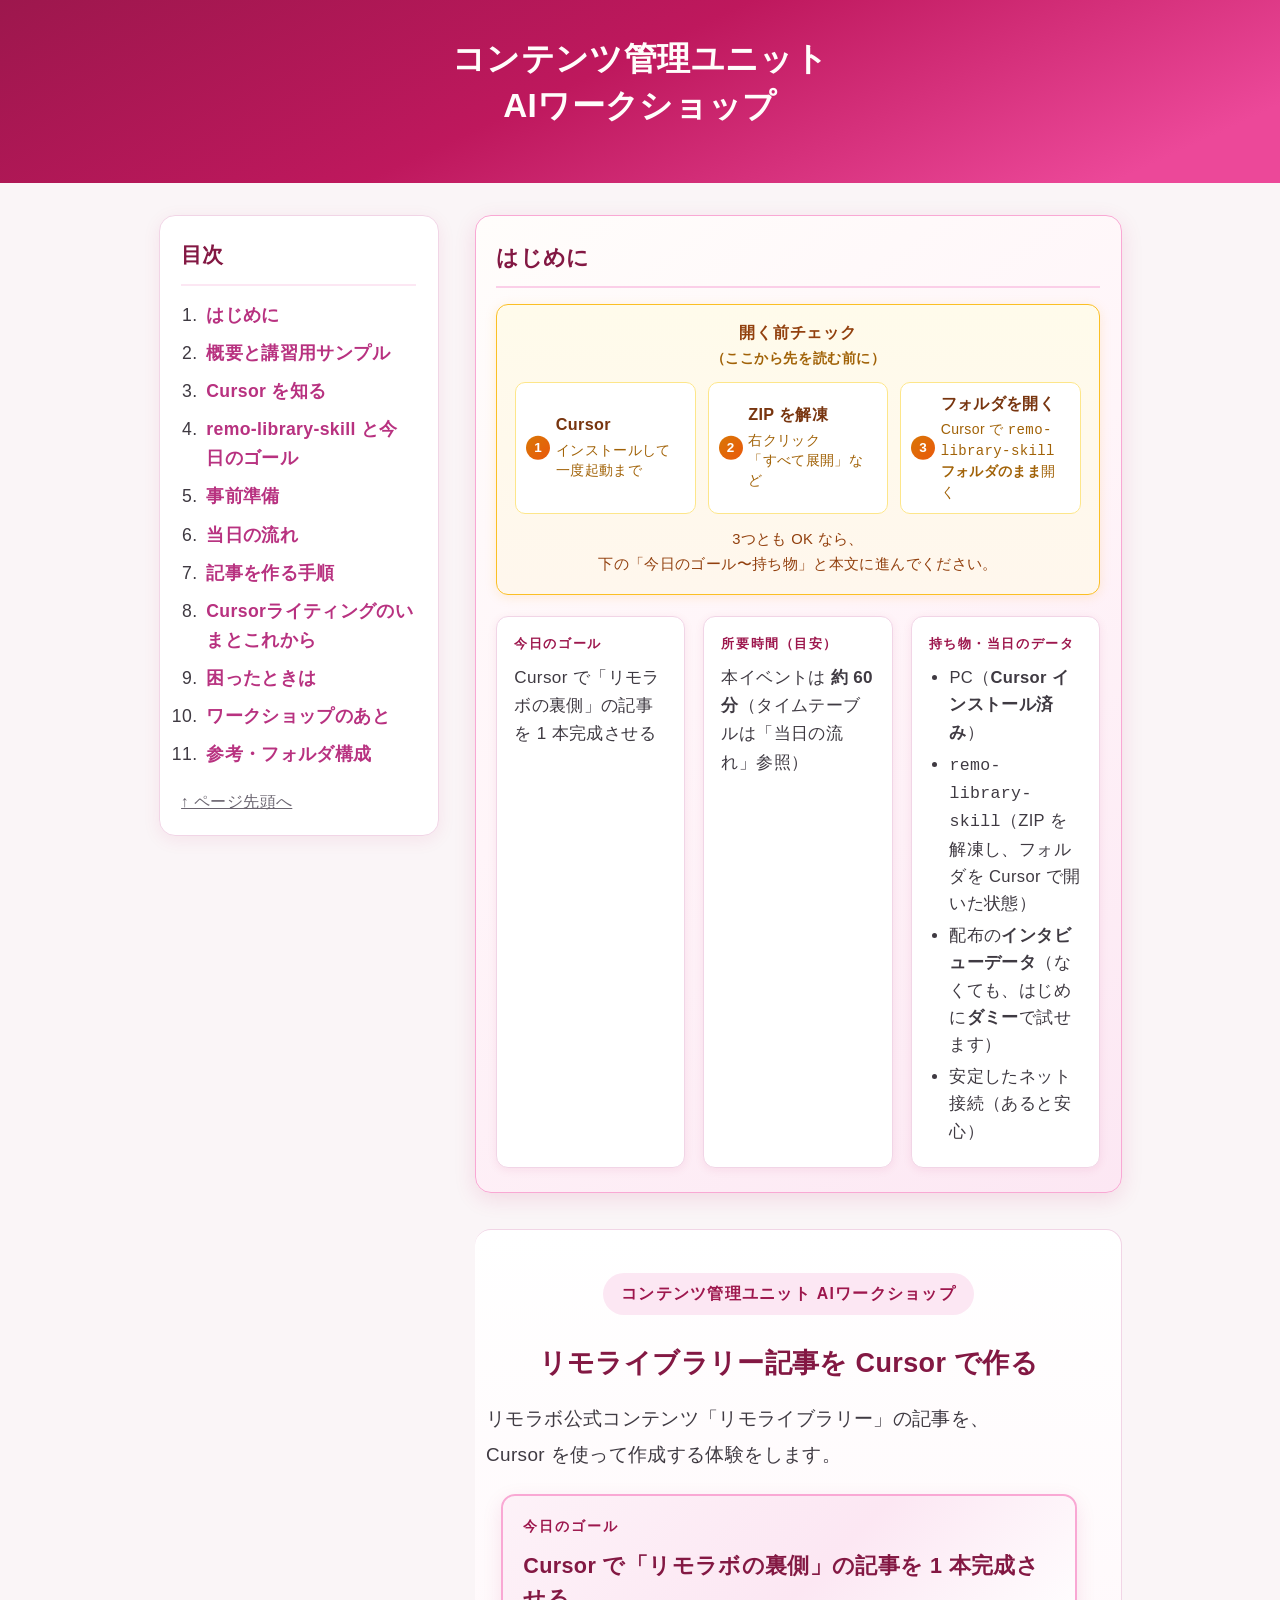
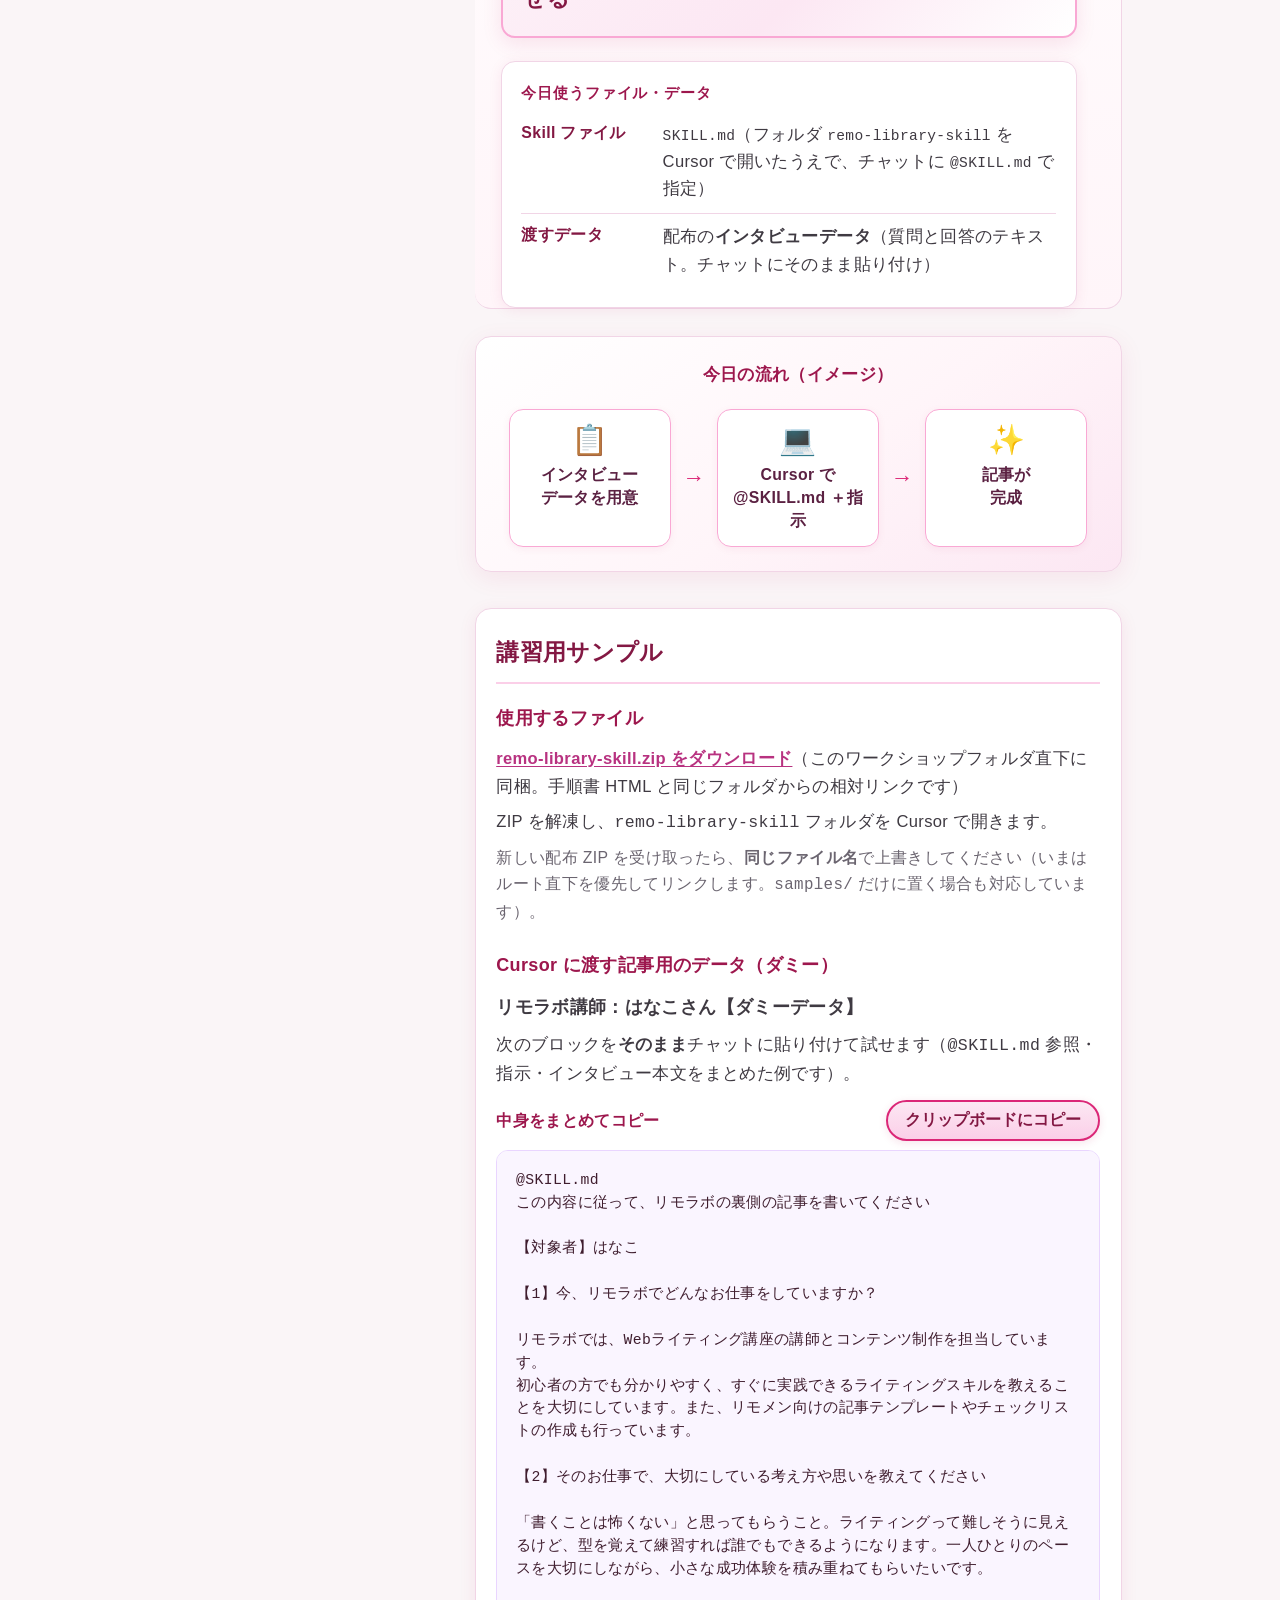
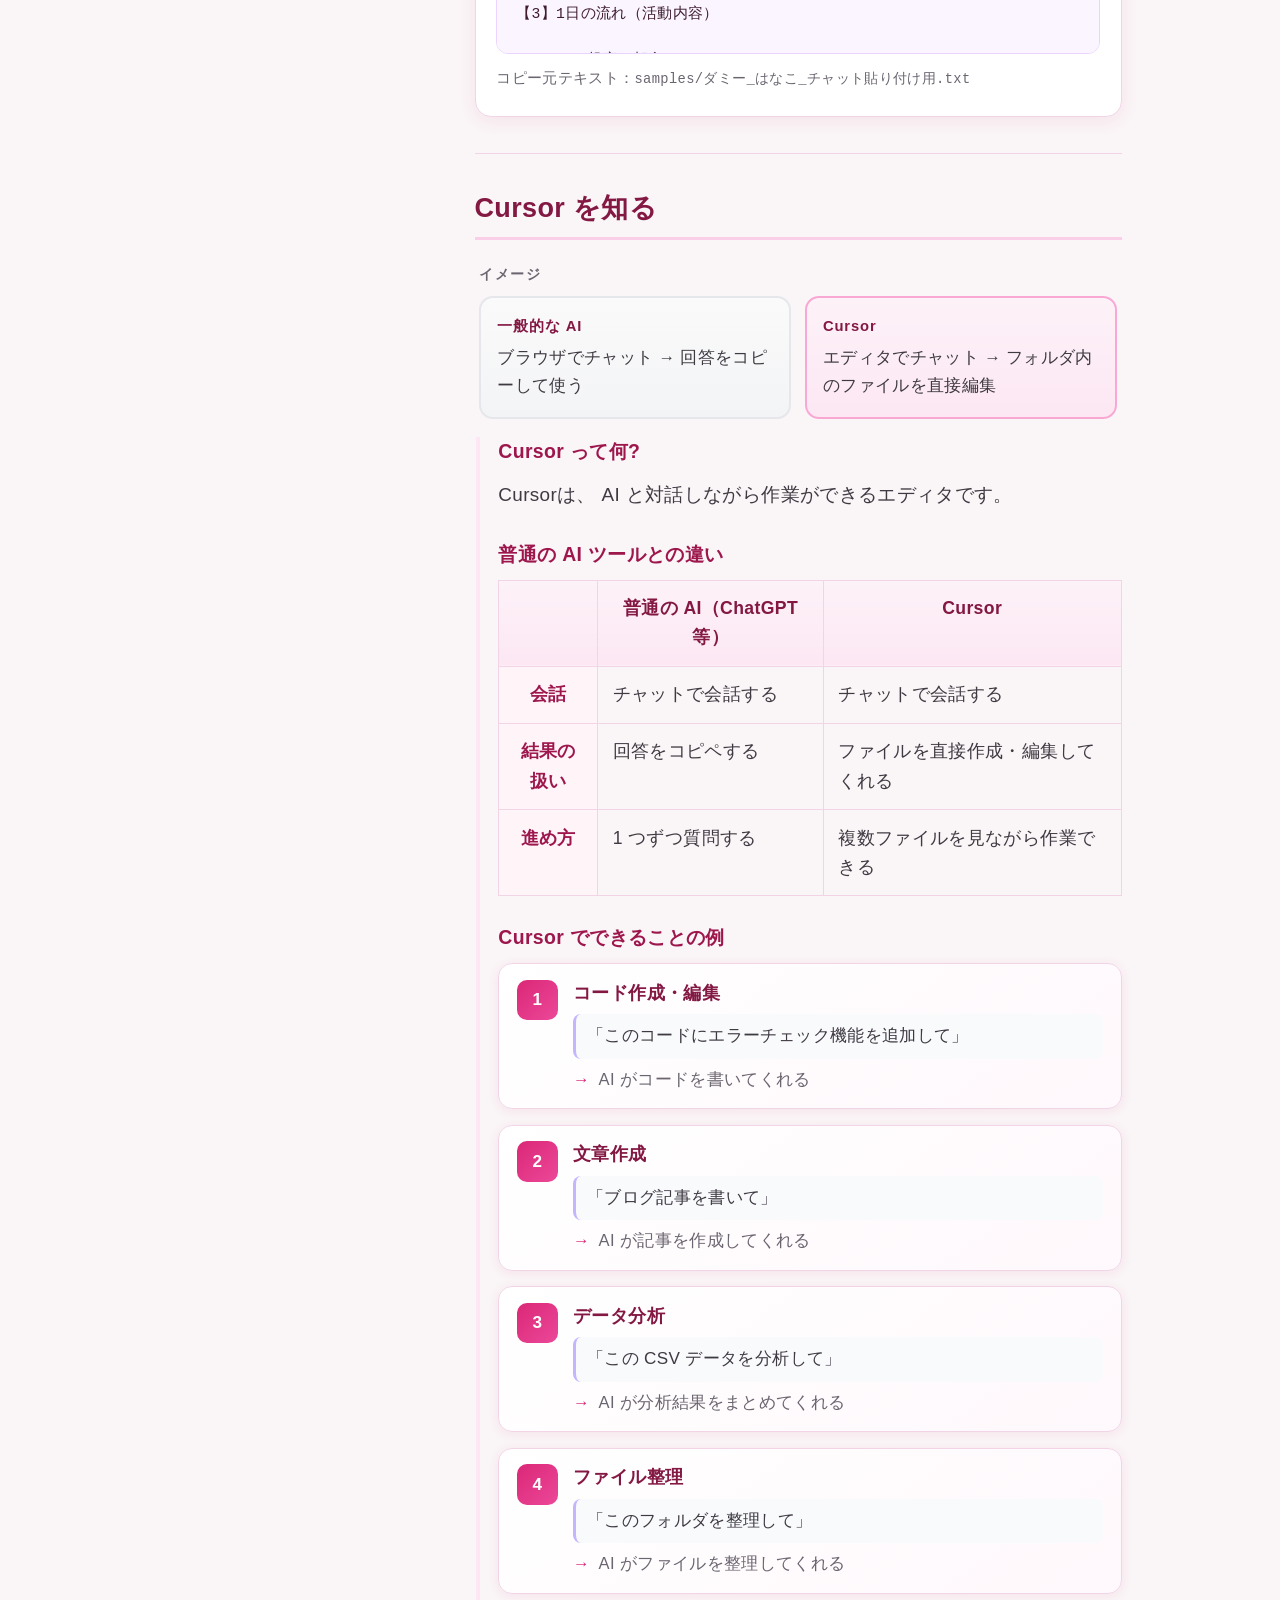
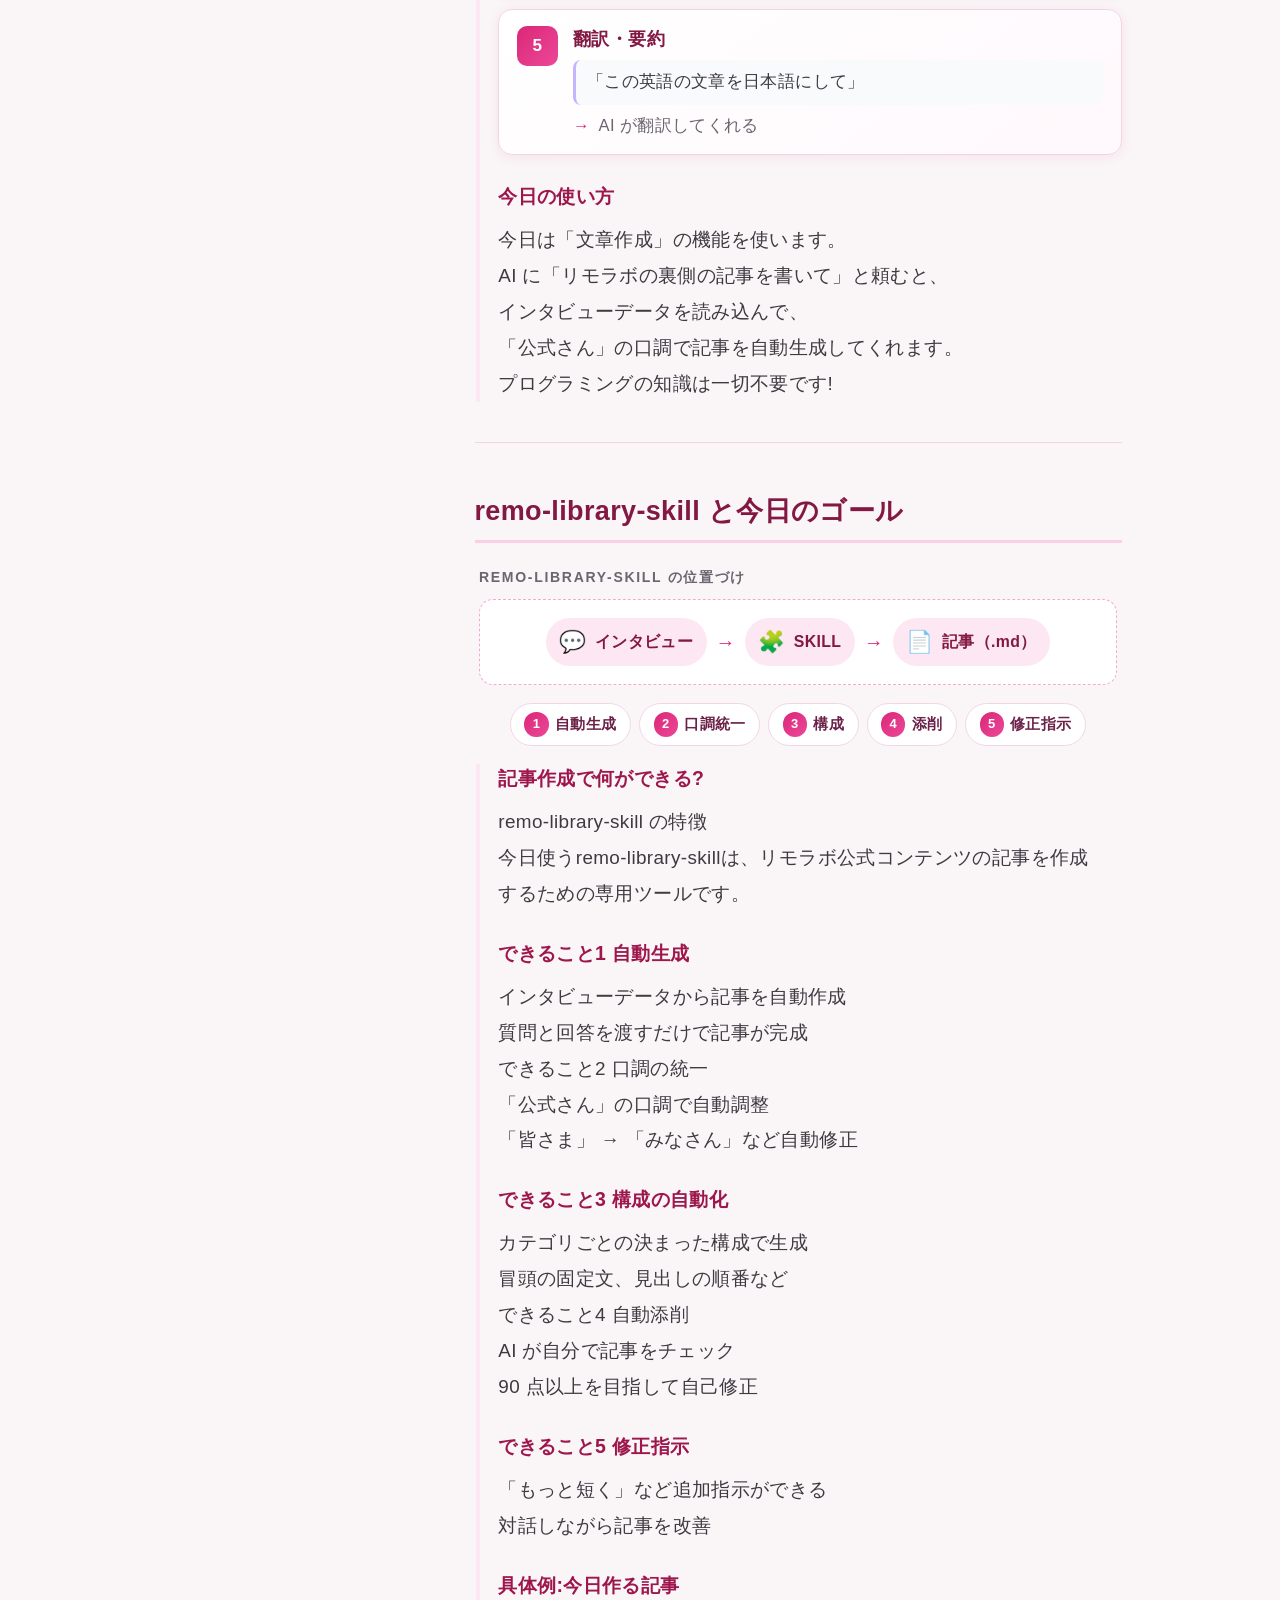
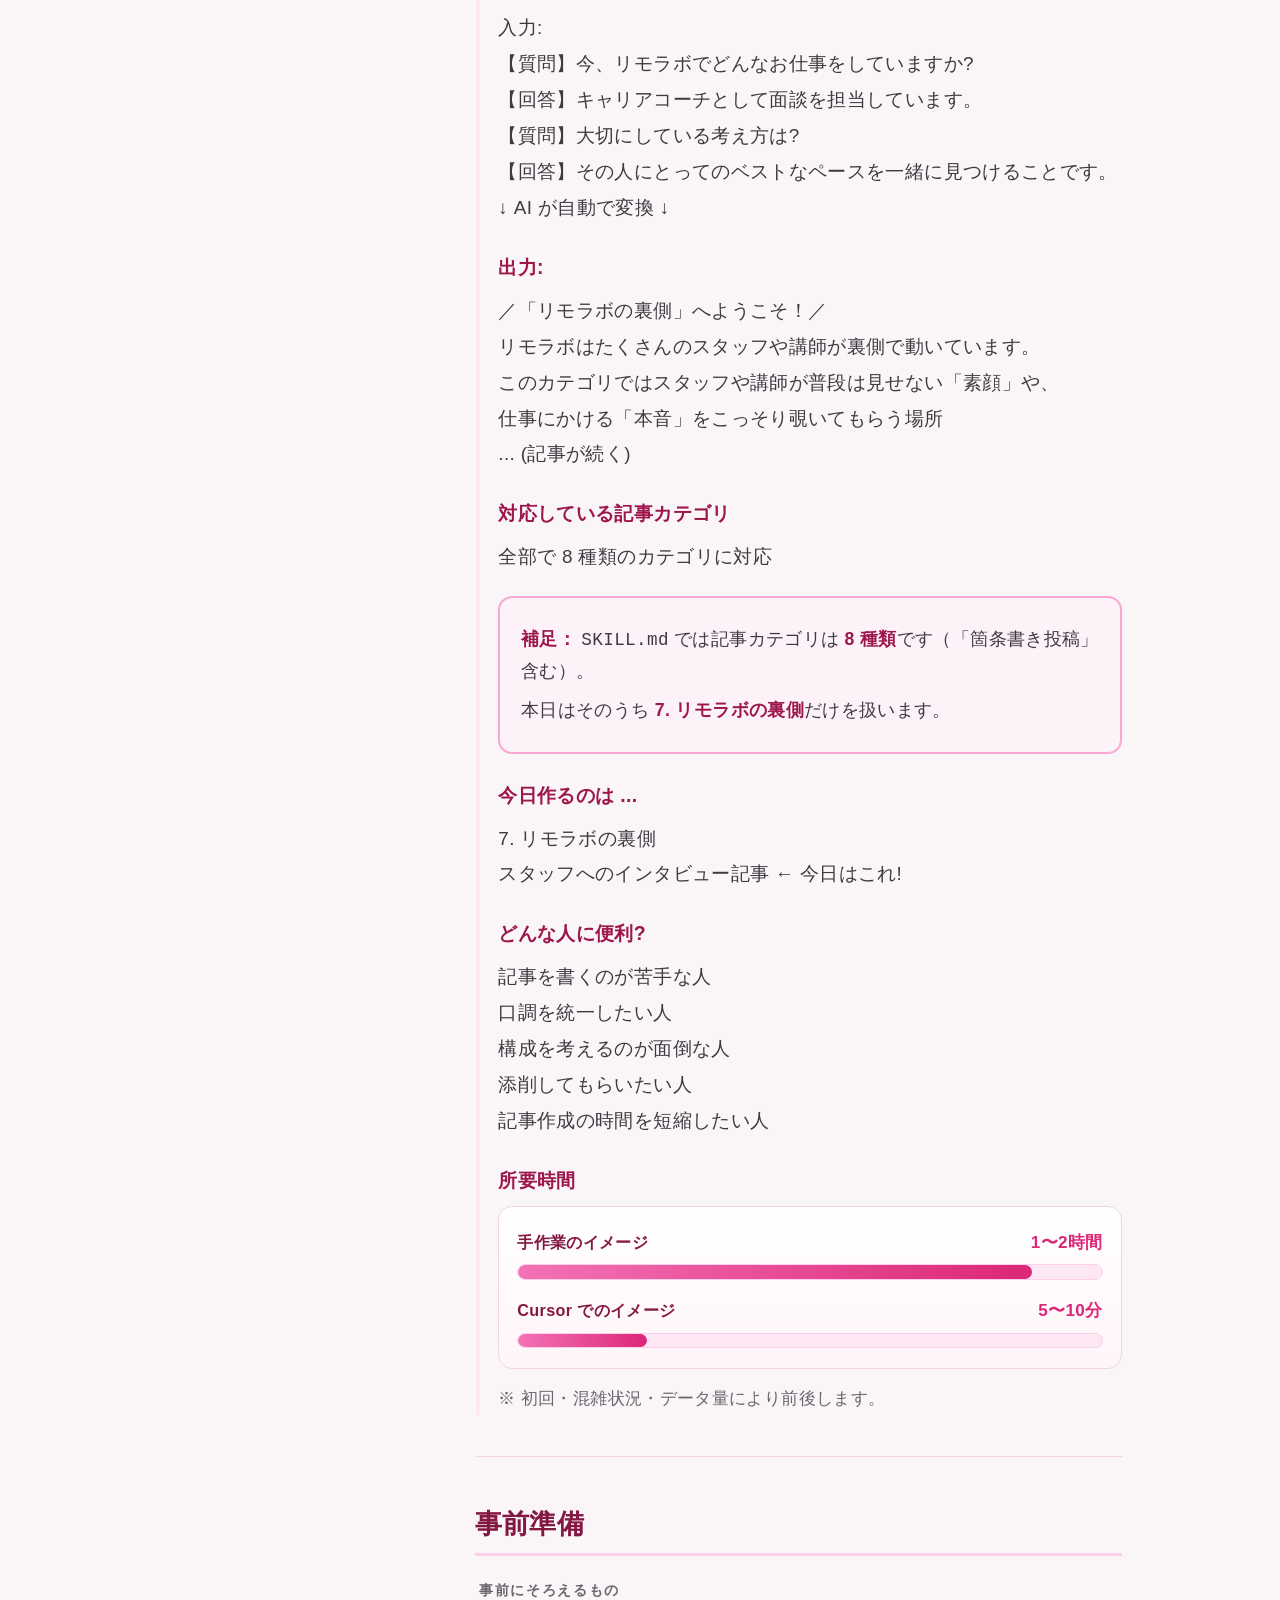
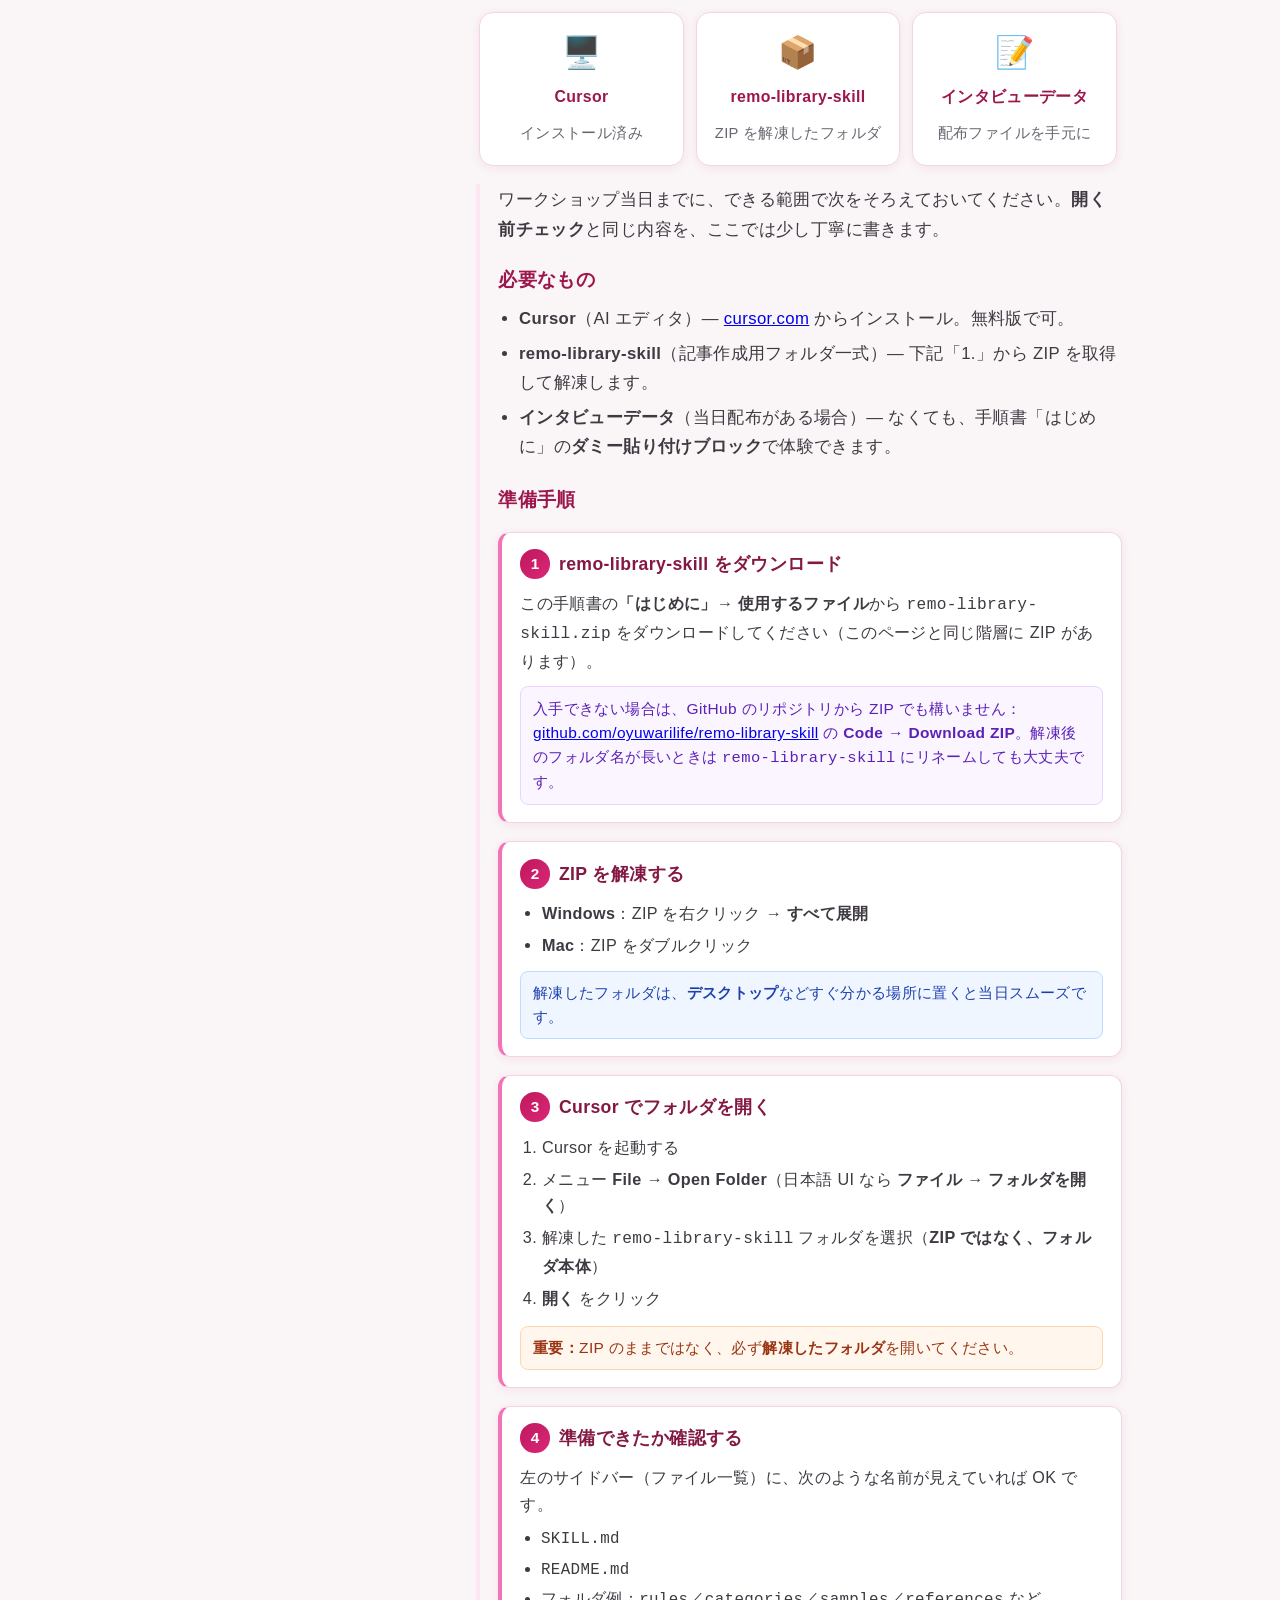
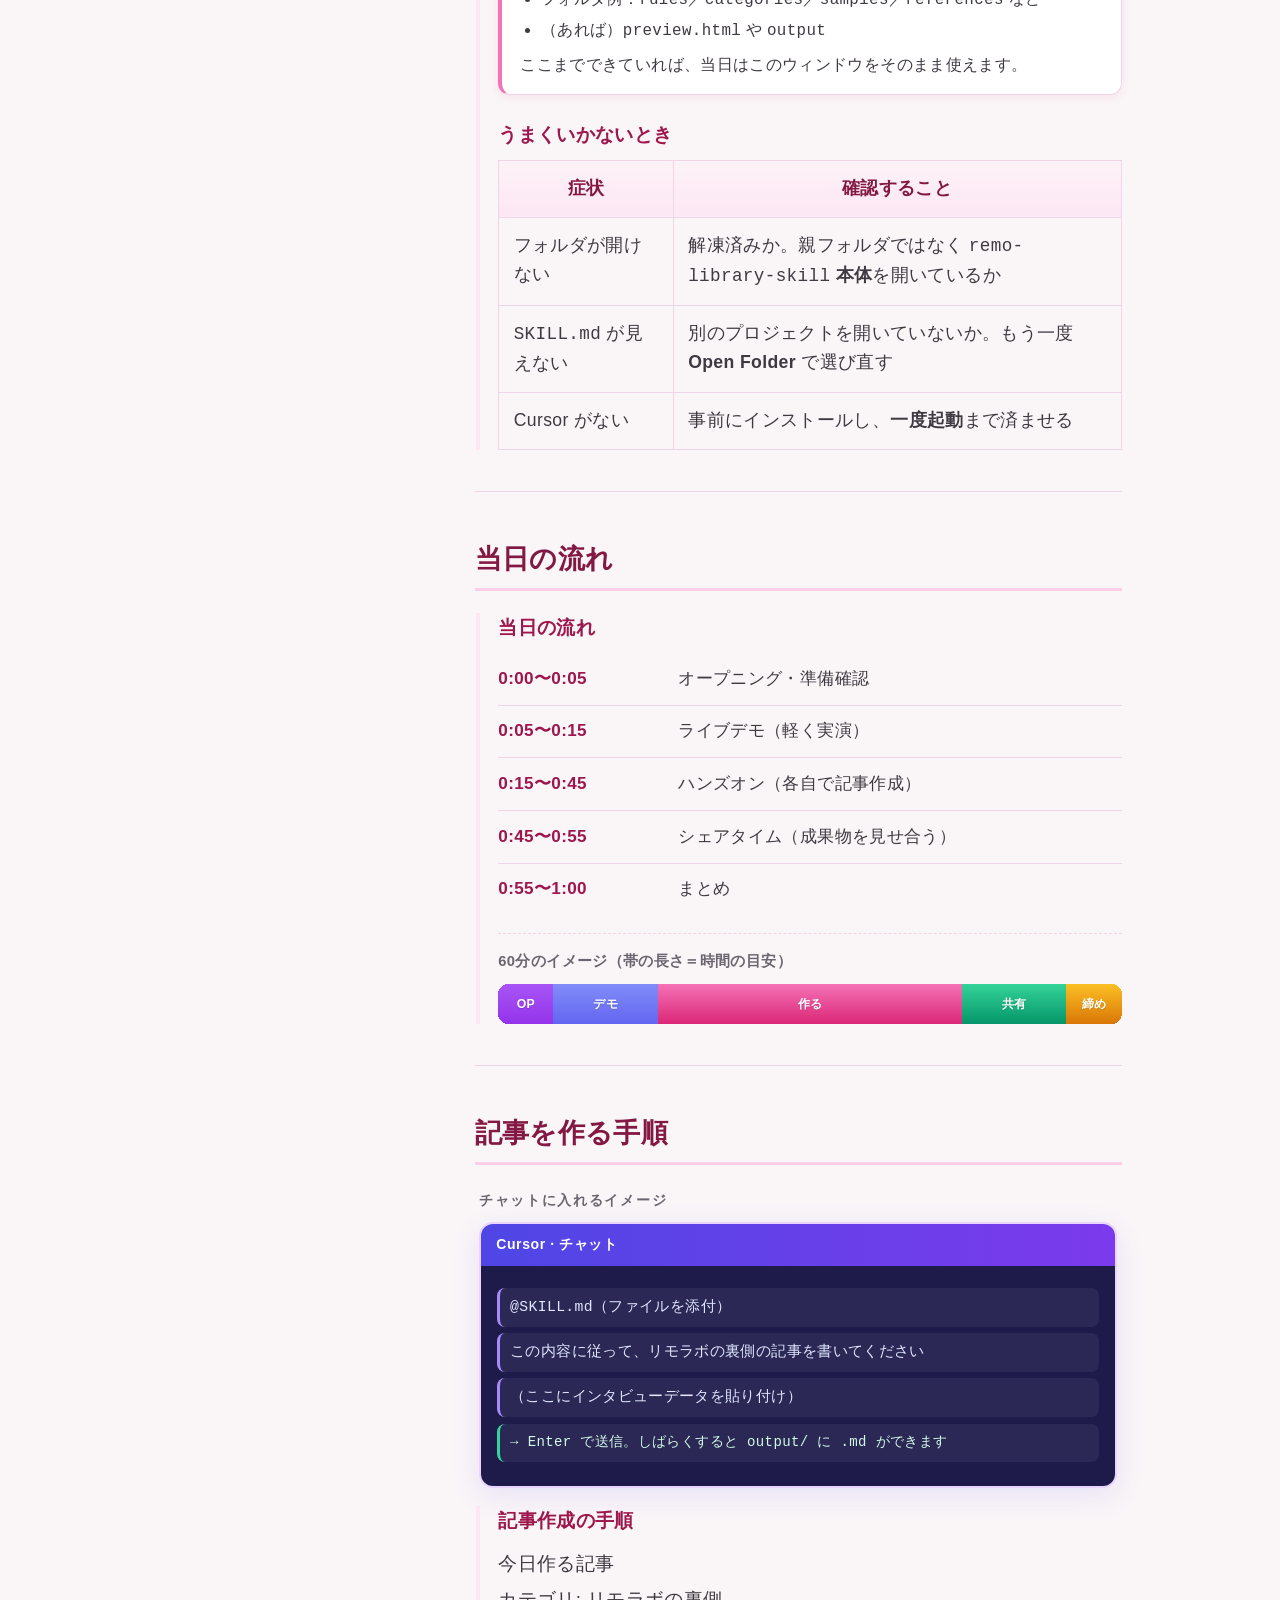
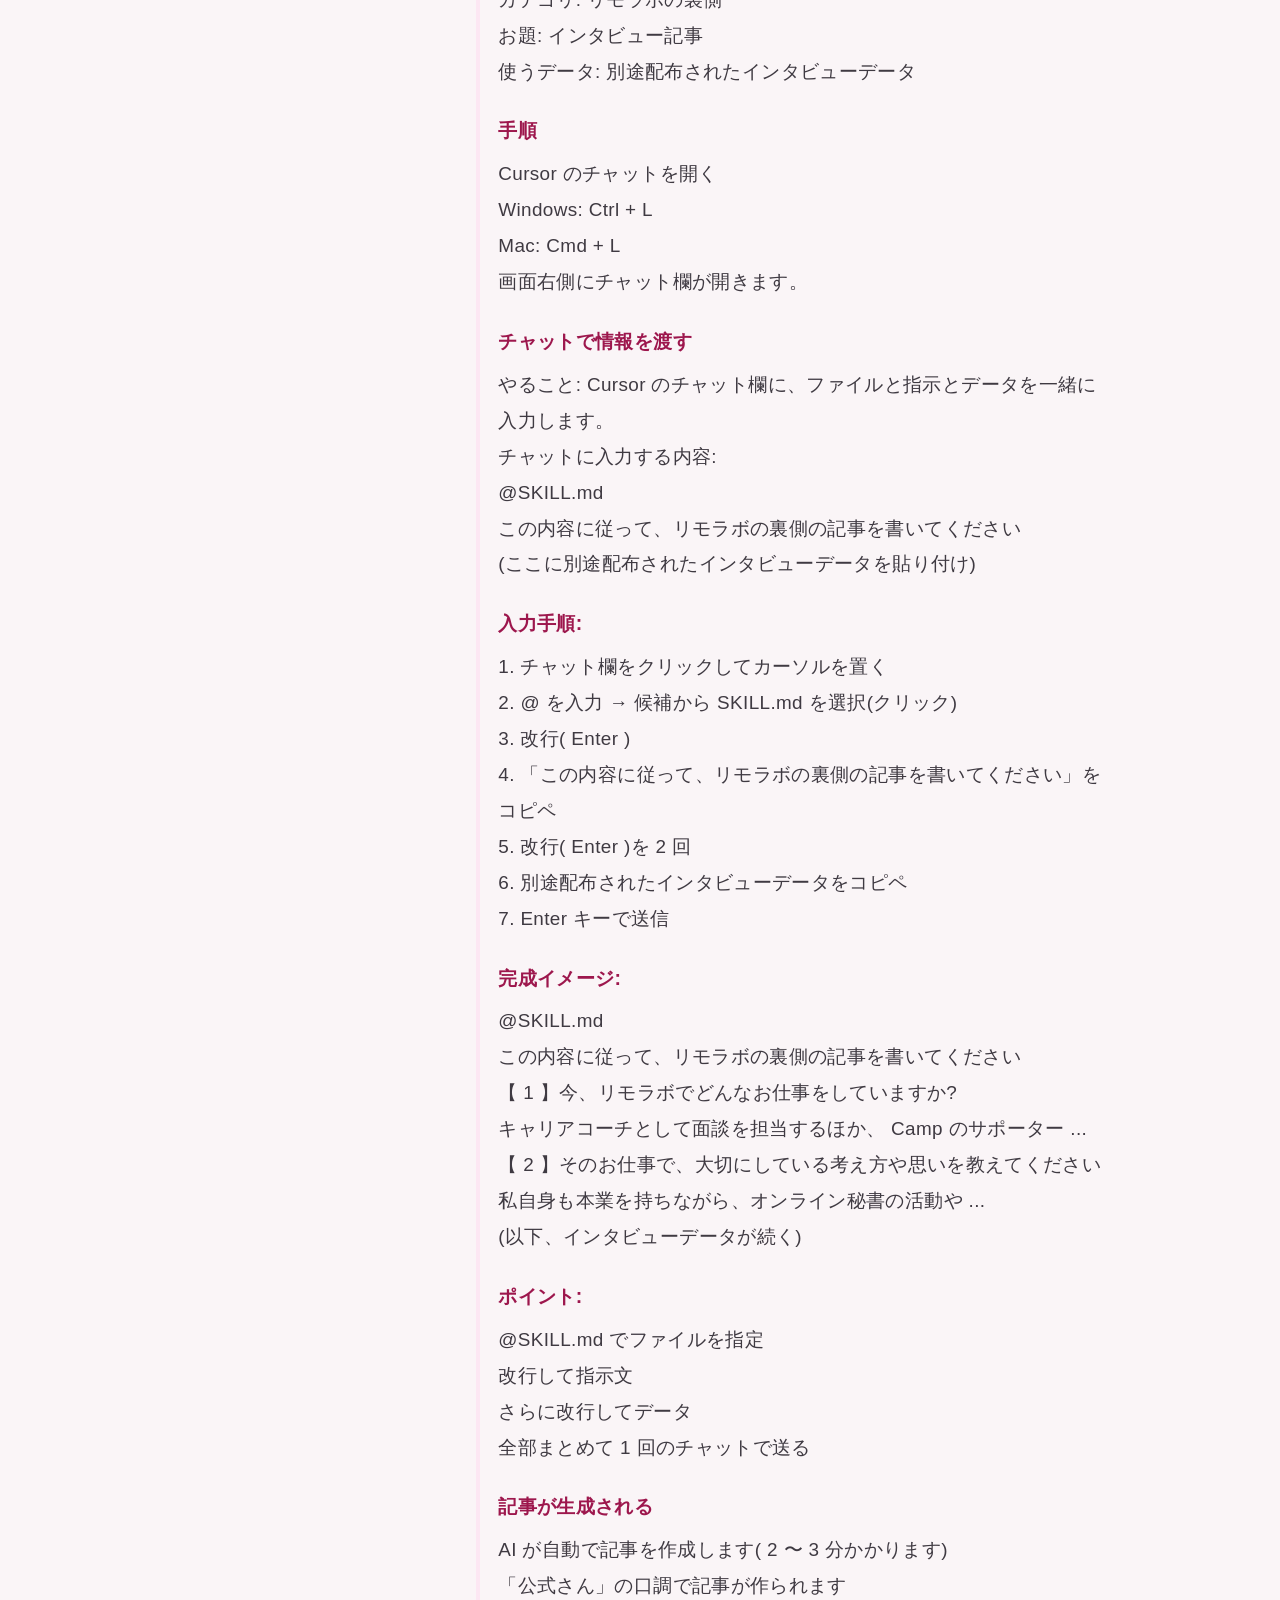
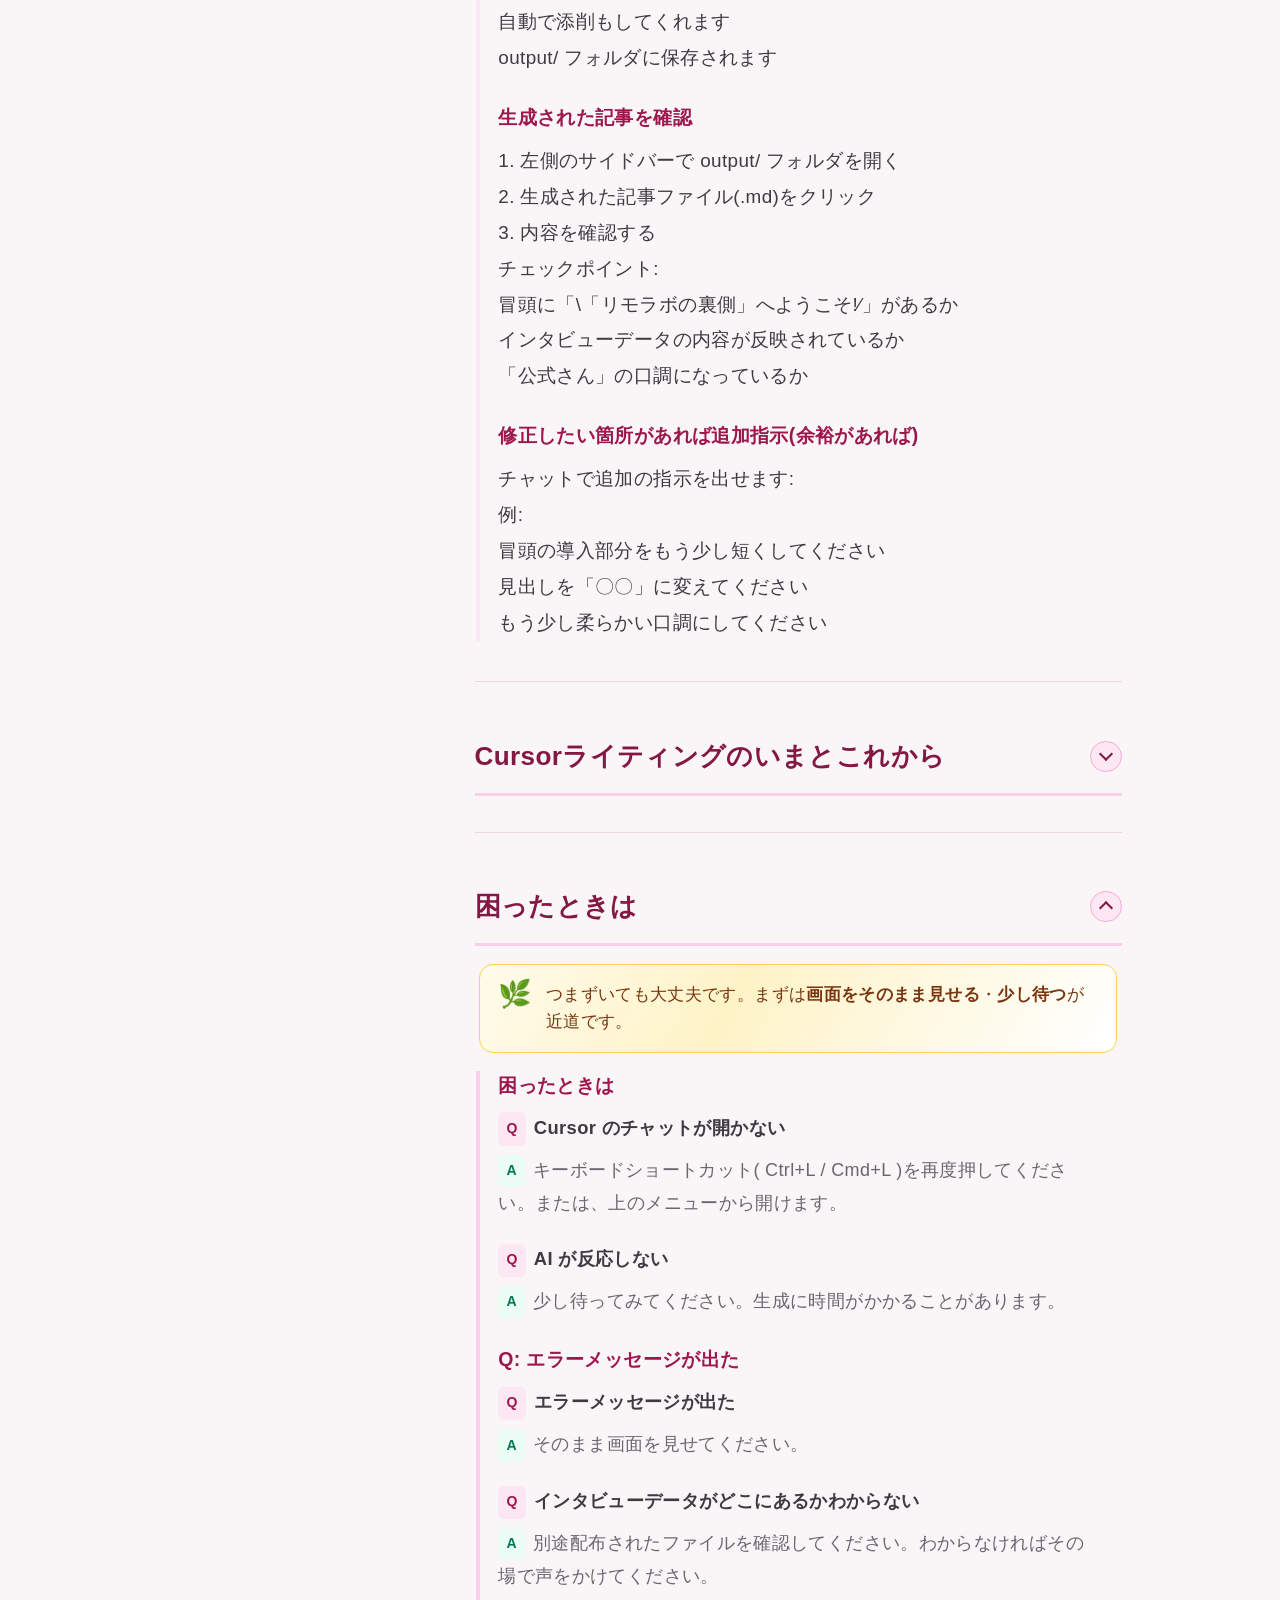
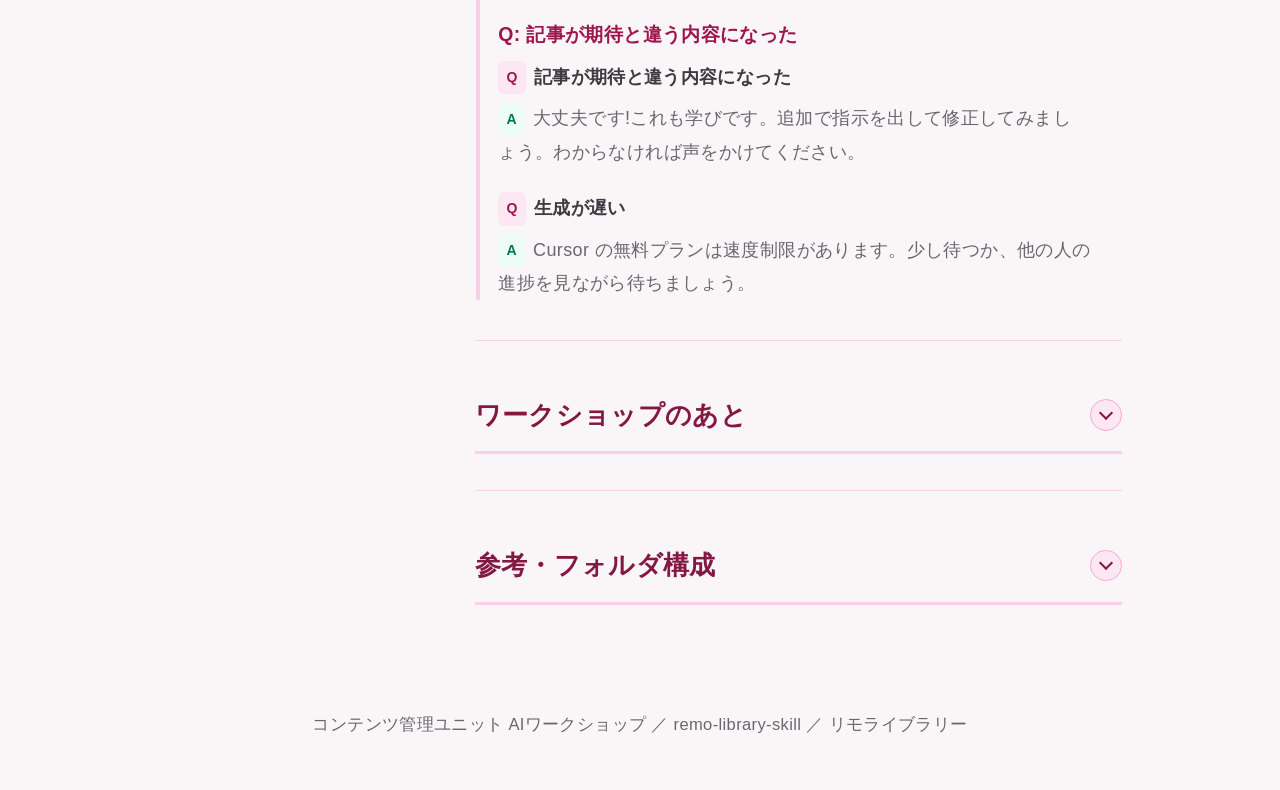
<file: index.html>
<!DOCTYPE html>
<html lang="ja">
<head>
  <meta charset="UTF-8" />
  <meta name="viewport" content="width=device-width, initial-scale=1" />
  <meta name="robots" content="noindex, nofollow" />
  <title>ワークショップ手順書へ</title>
  <meta http-equiv="refresh" content="0; url=ワークショップ手順書_v2.html" />
</head>
<body>
  <p><a href="ワークショップ手順書_v2.html">ワークショップ手順書（v2）を開く</a></p>
</body>
</html>
</file>
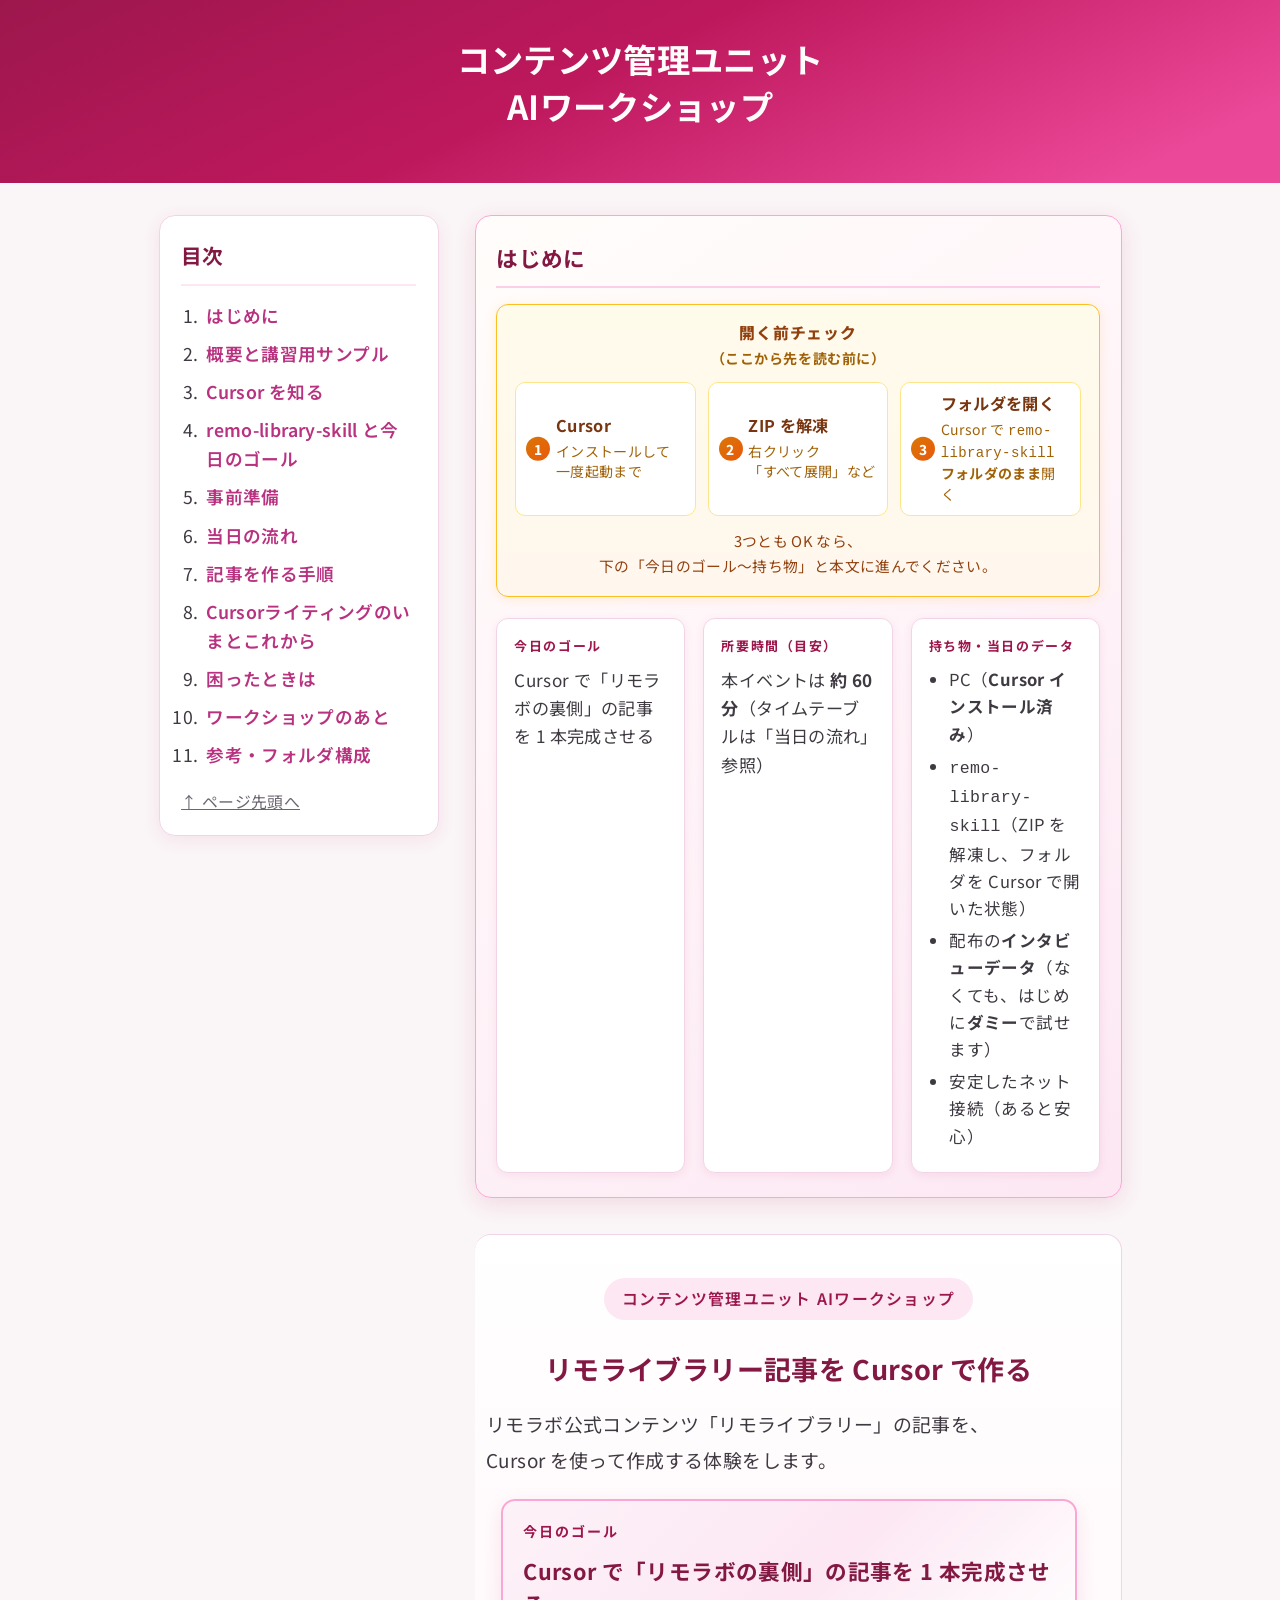
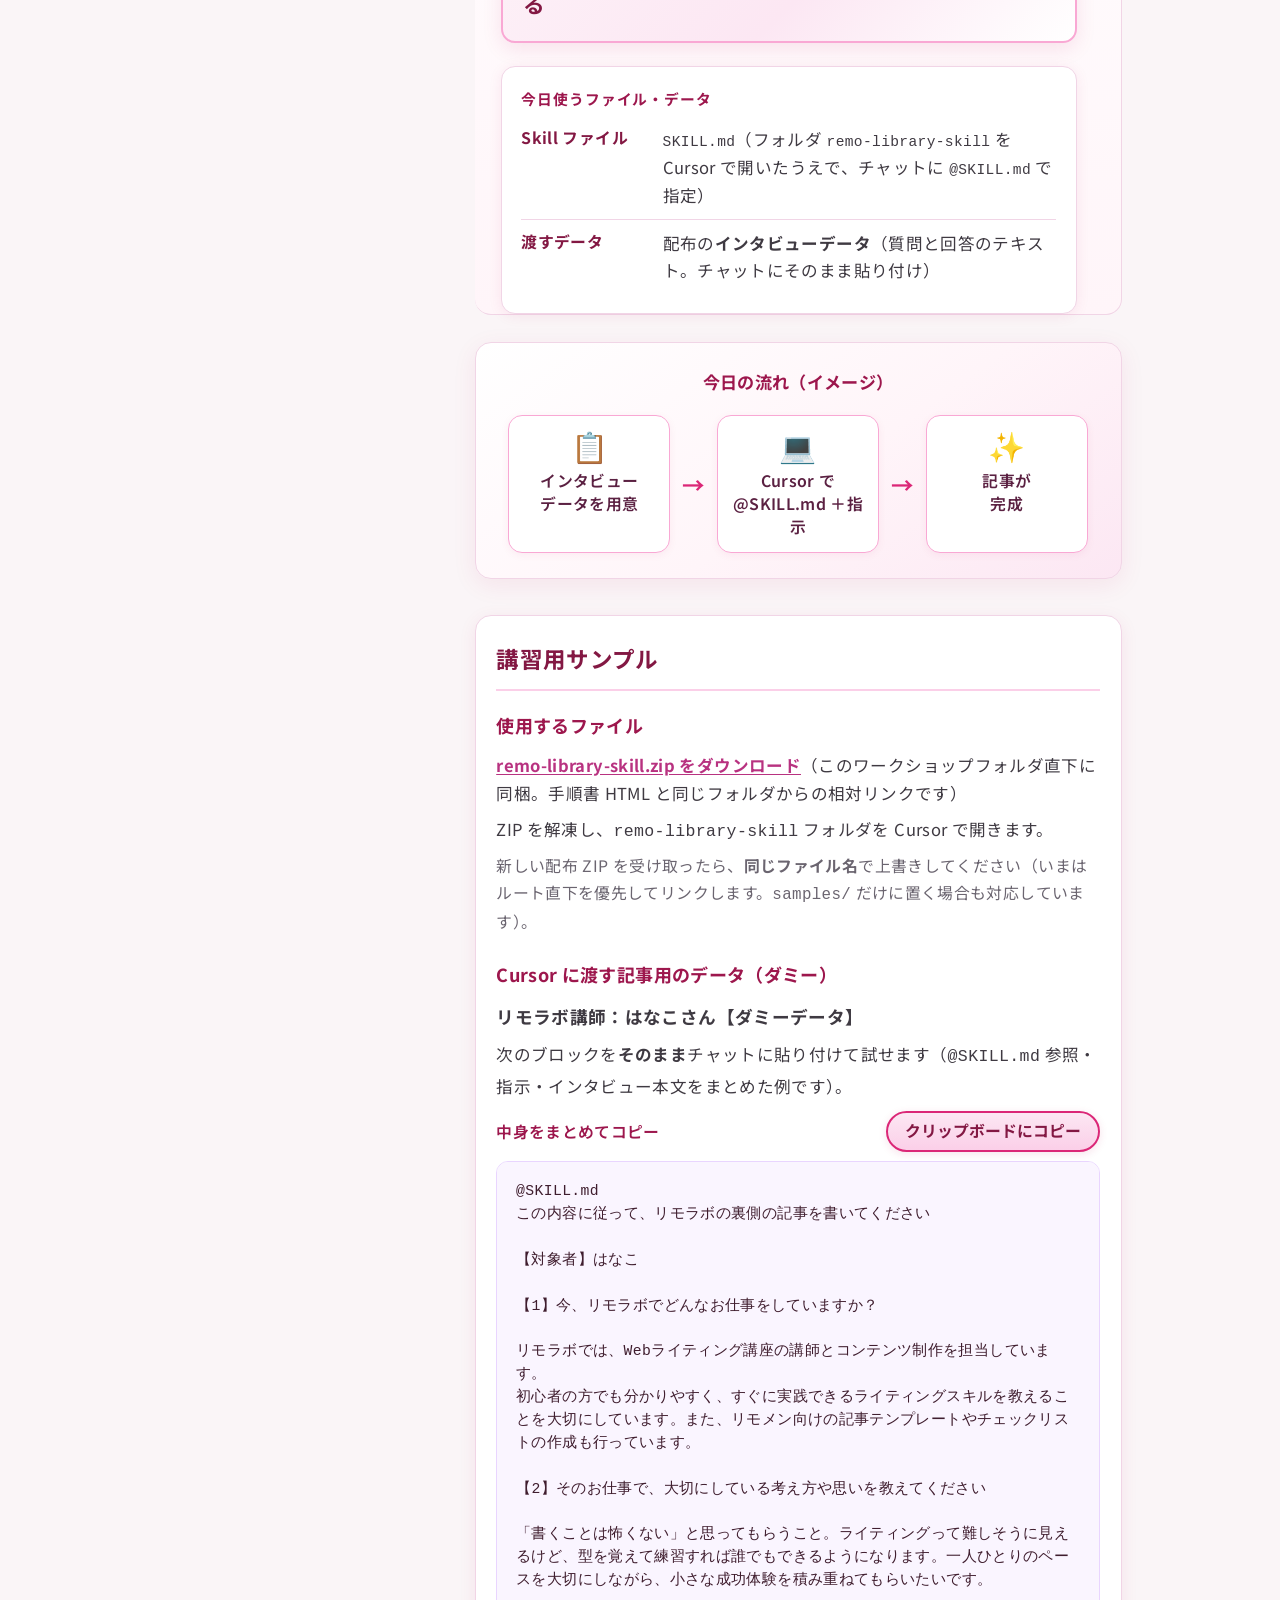
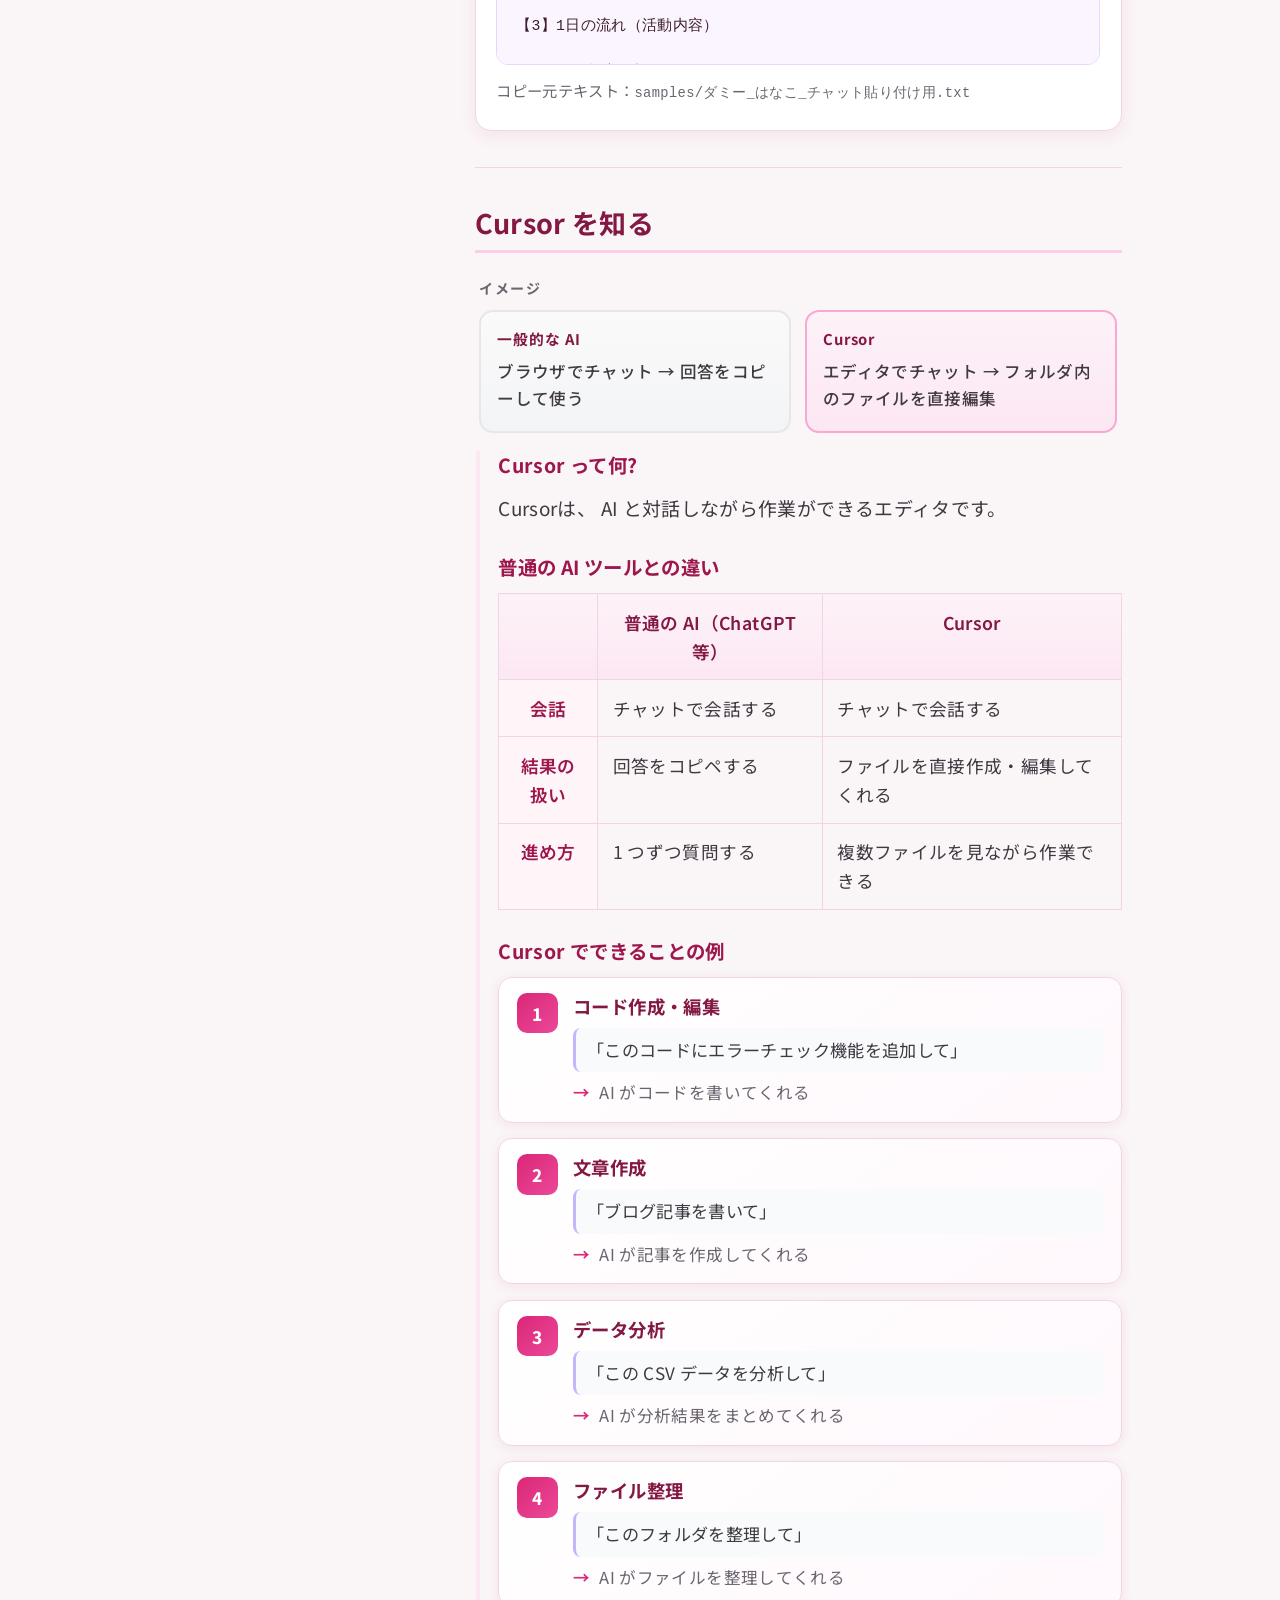
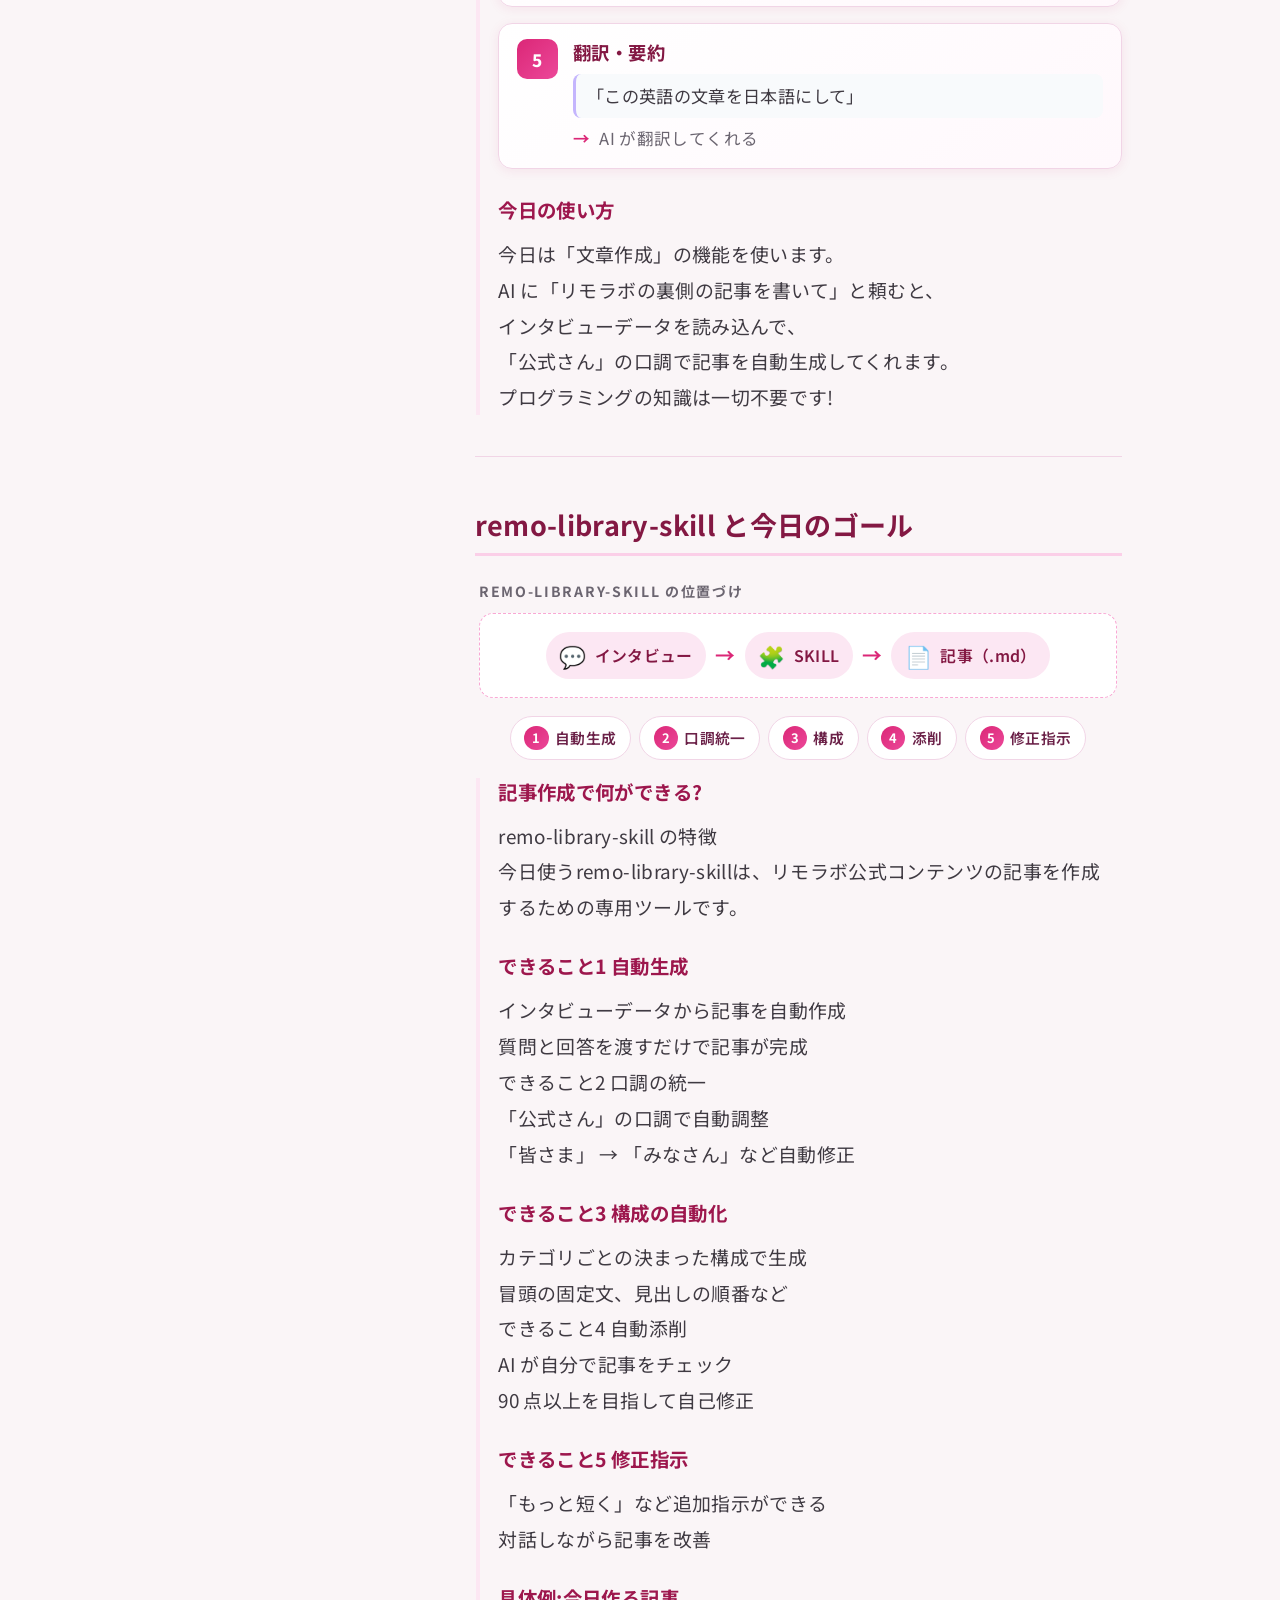
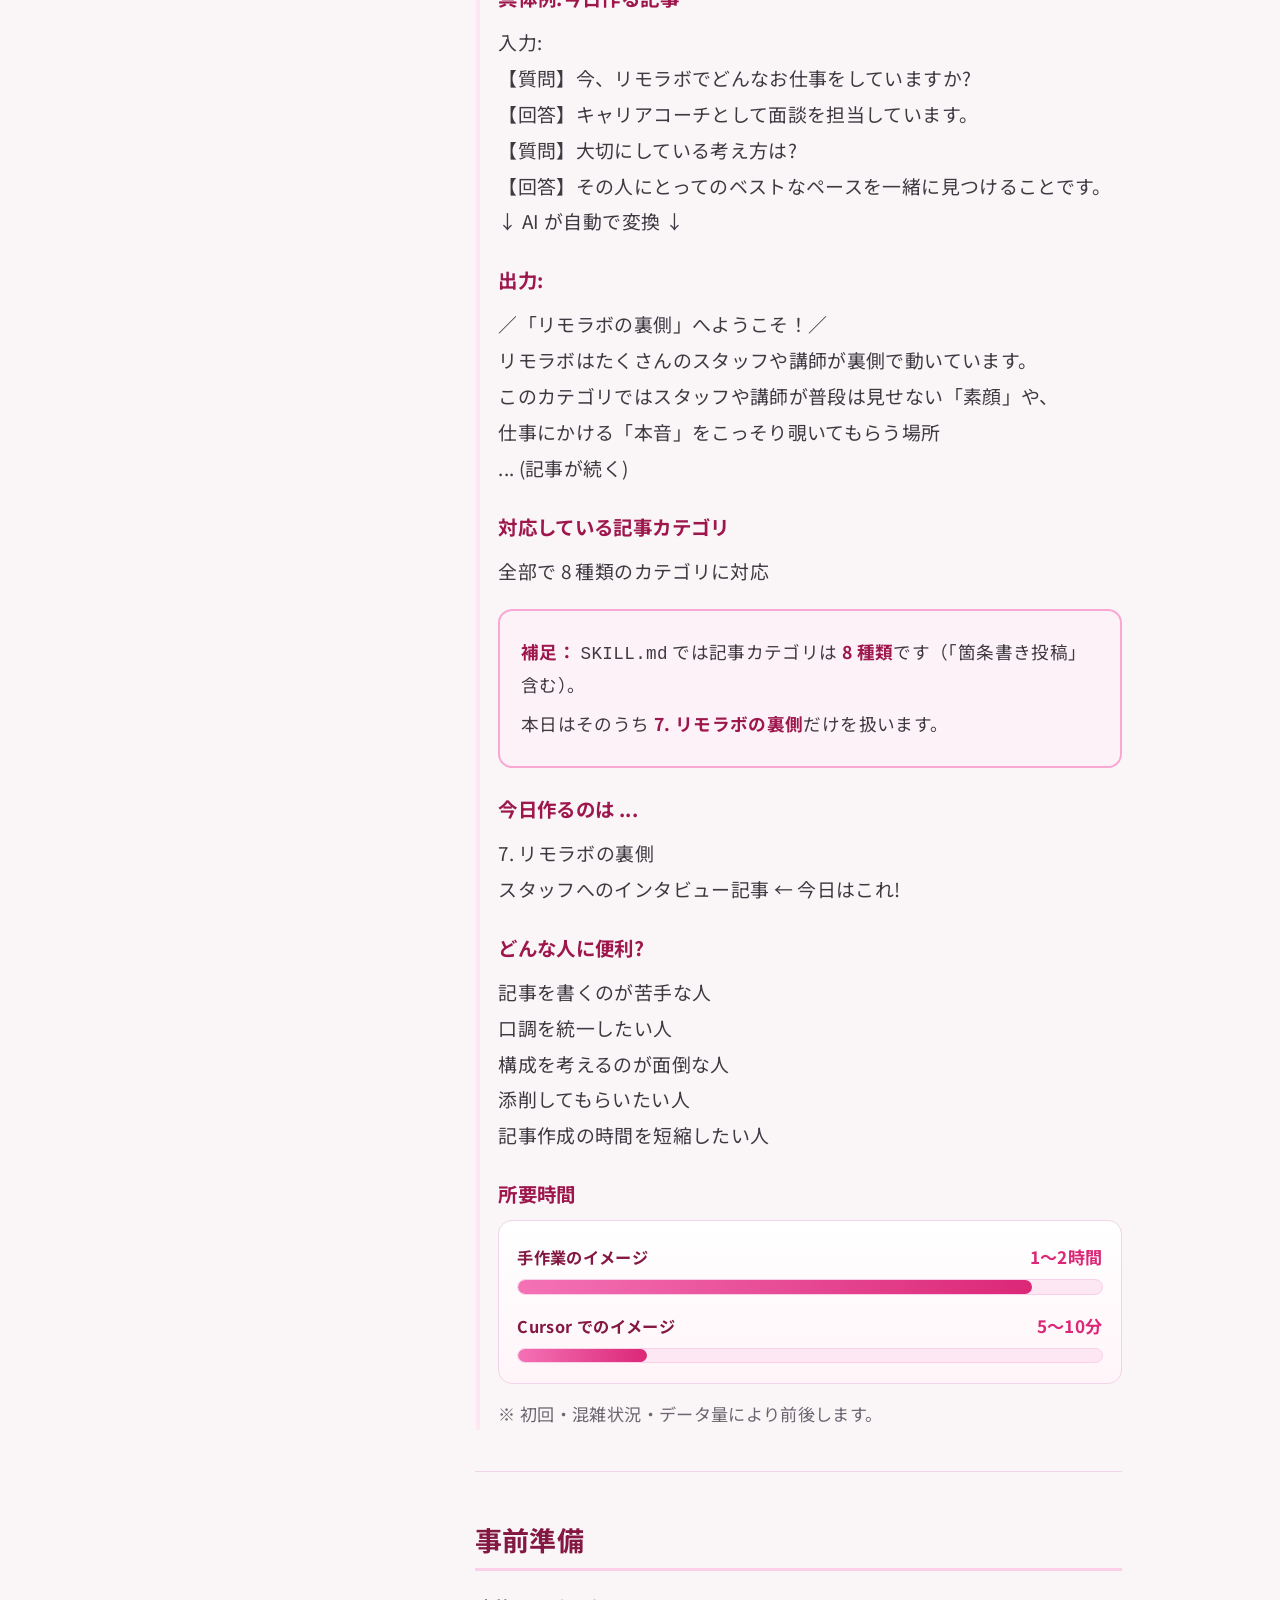
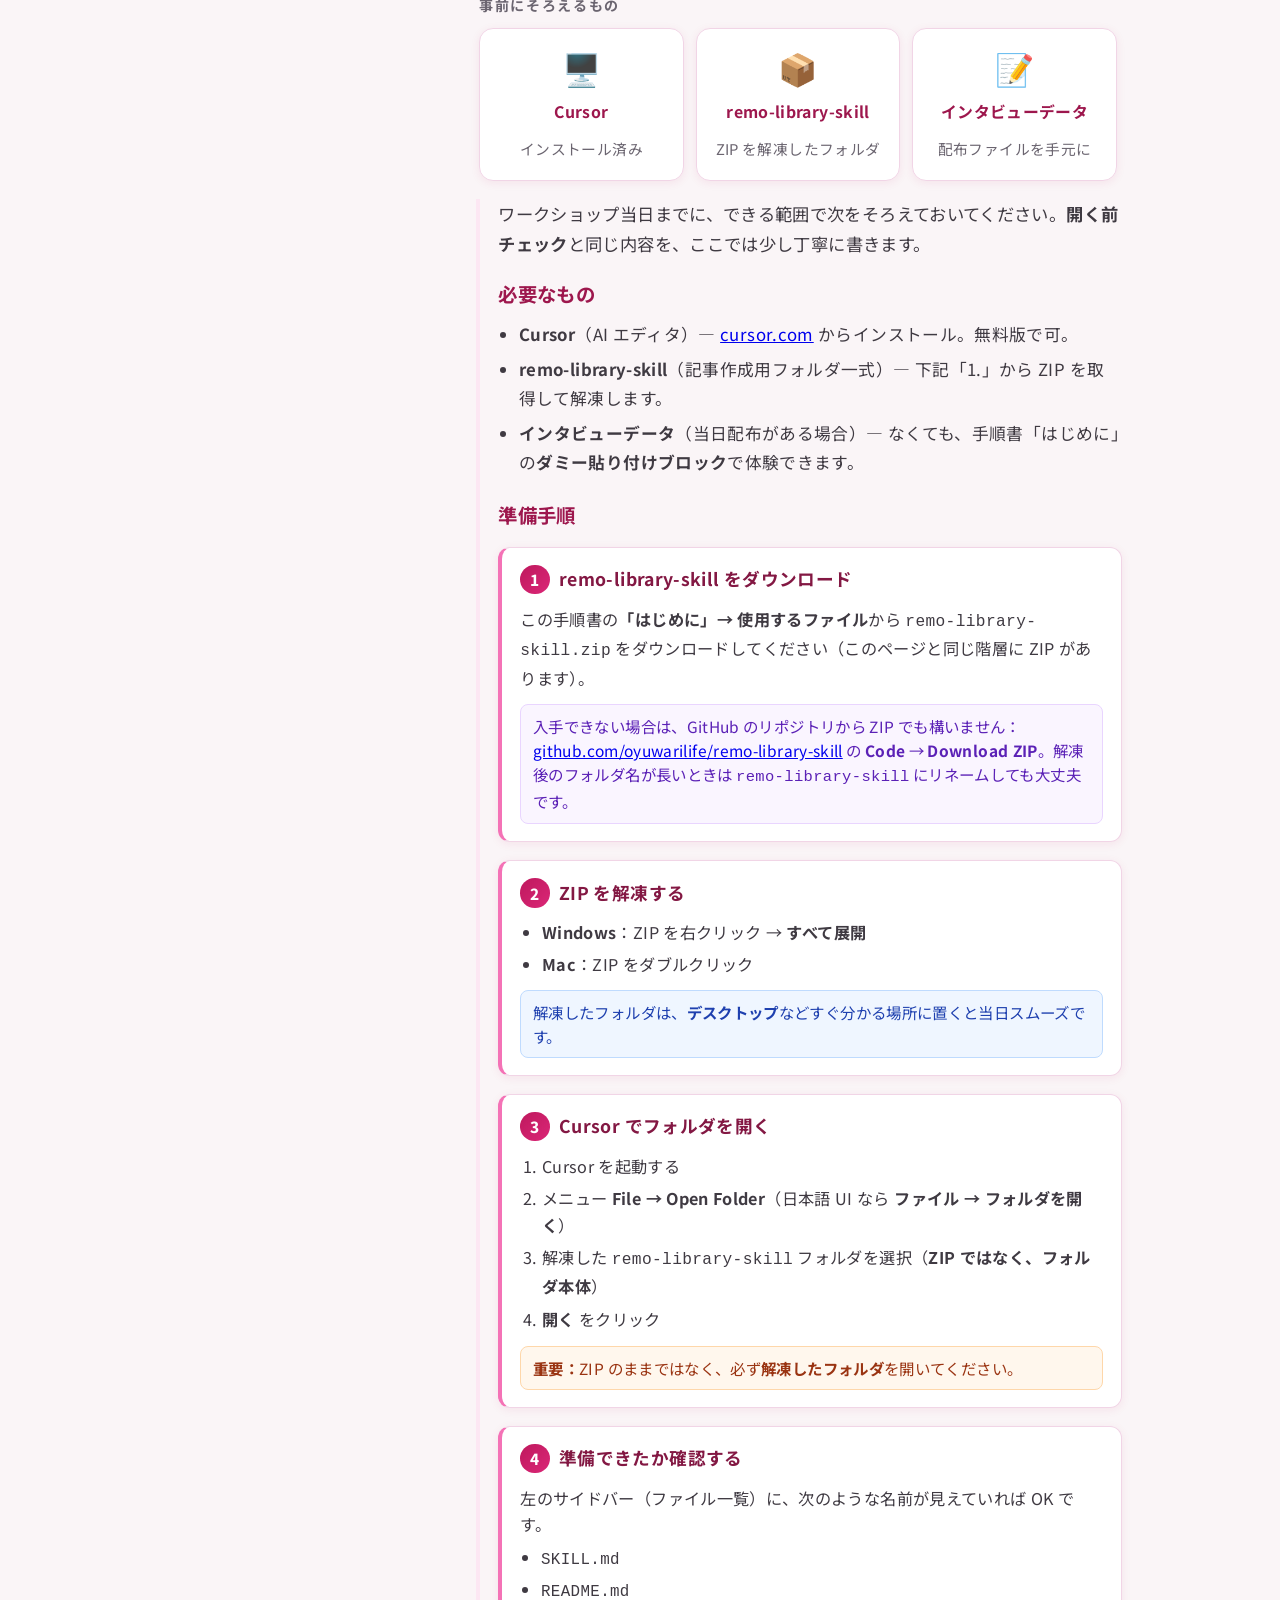
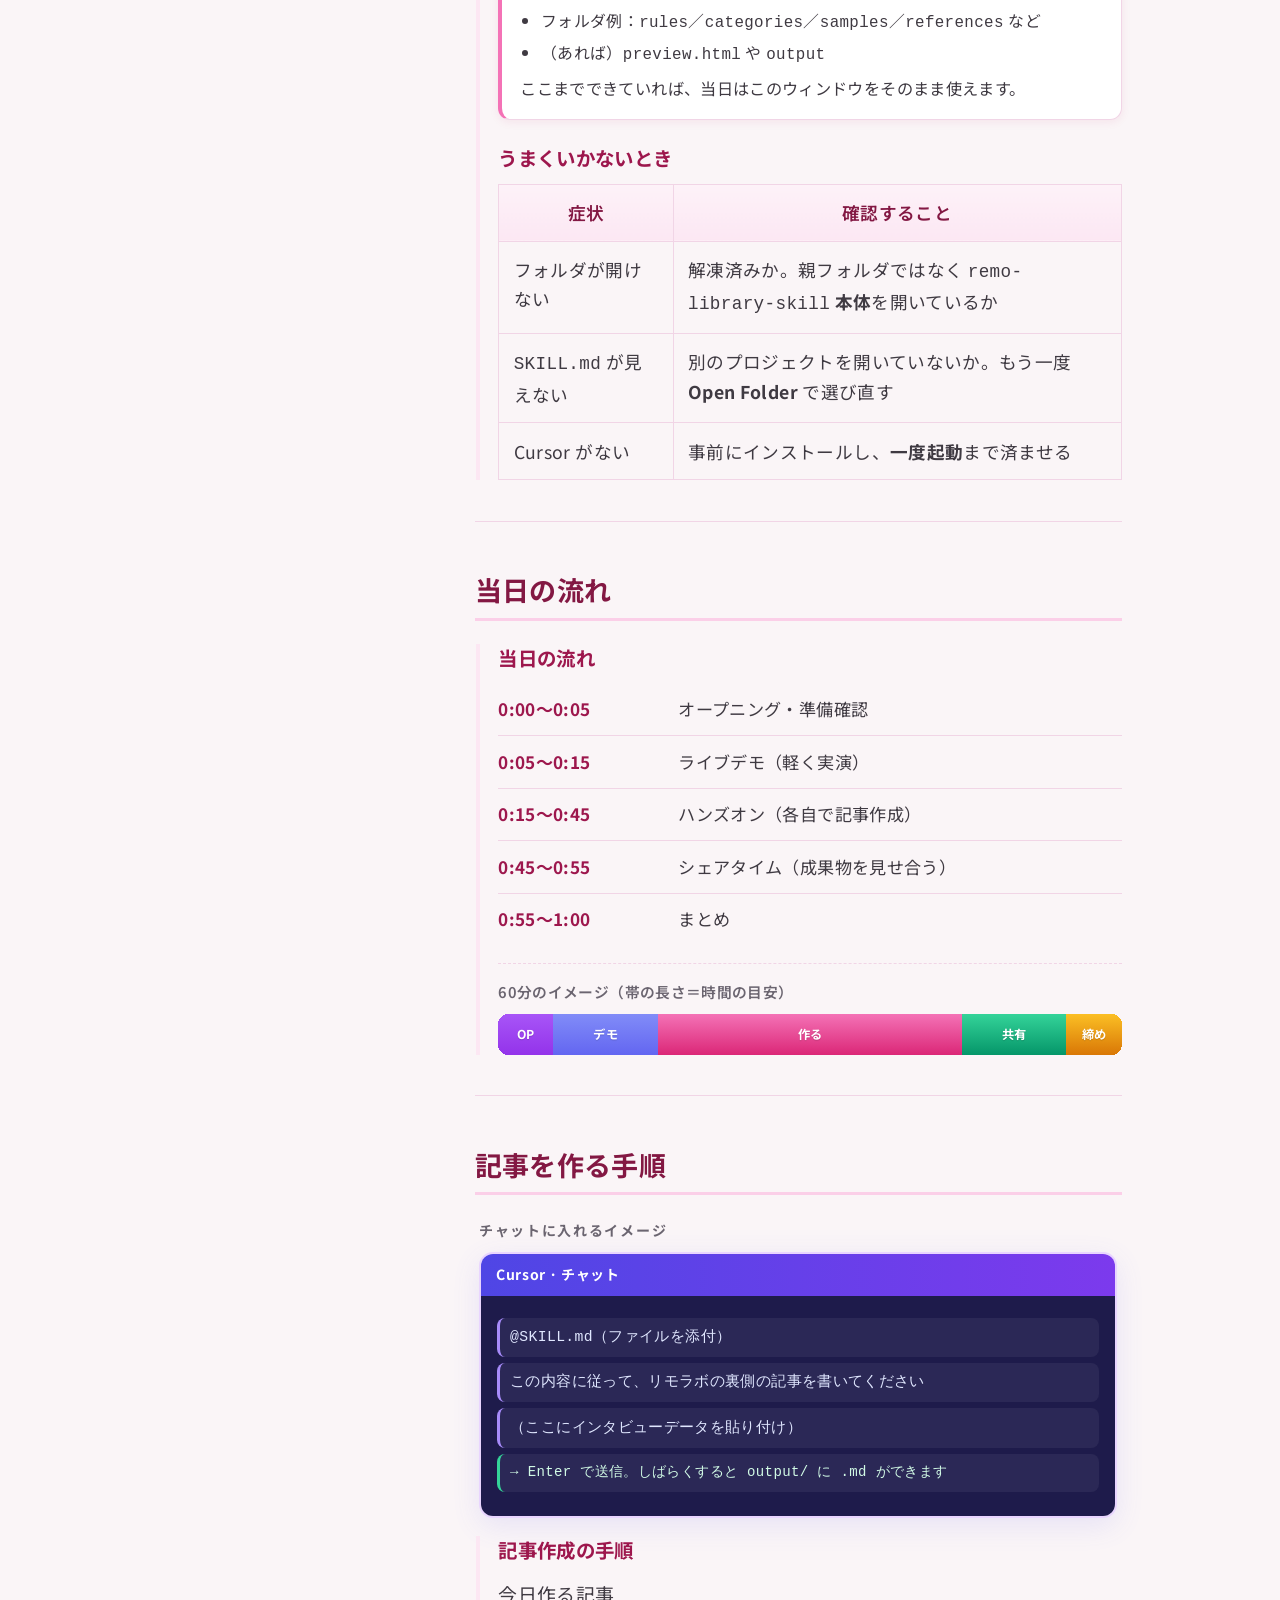
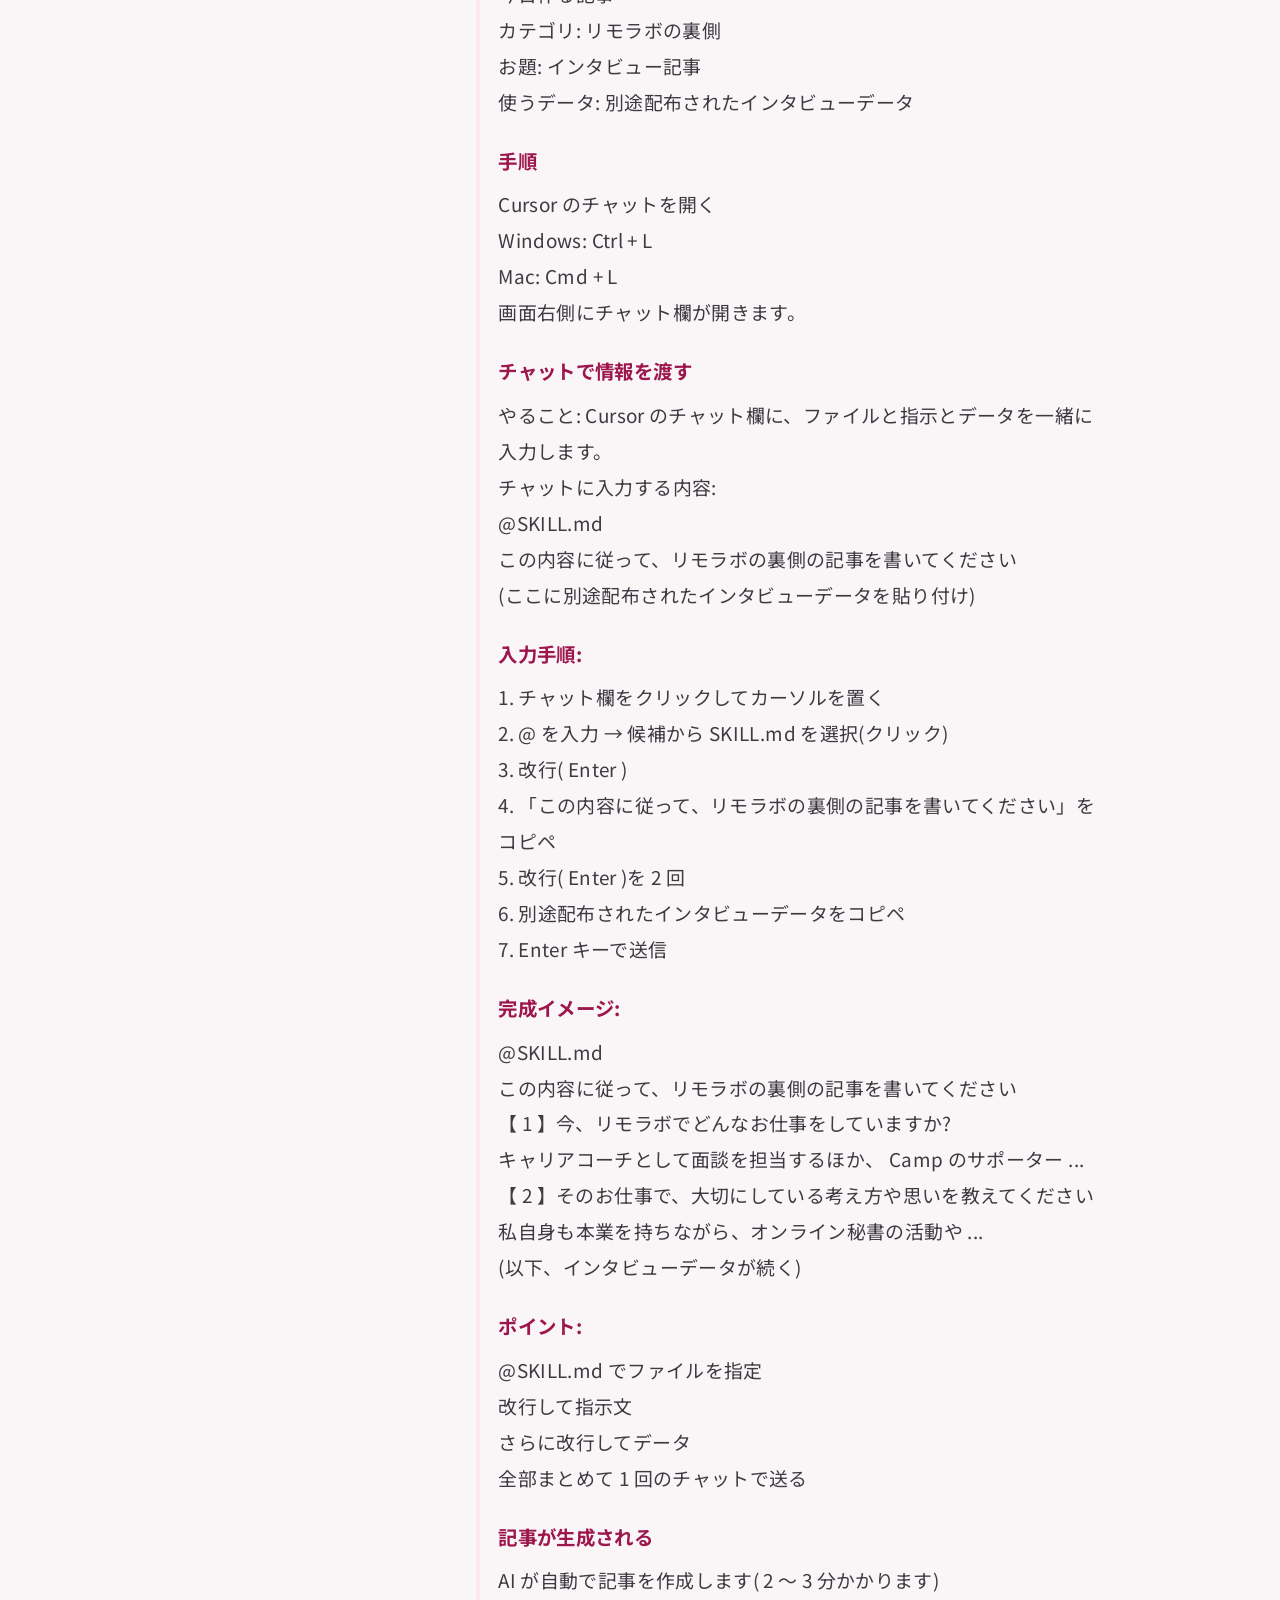
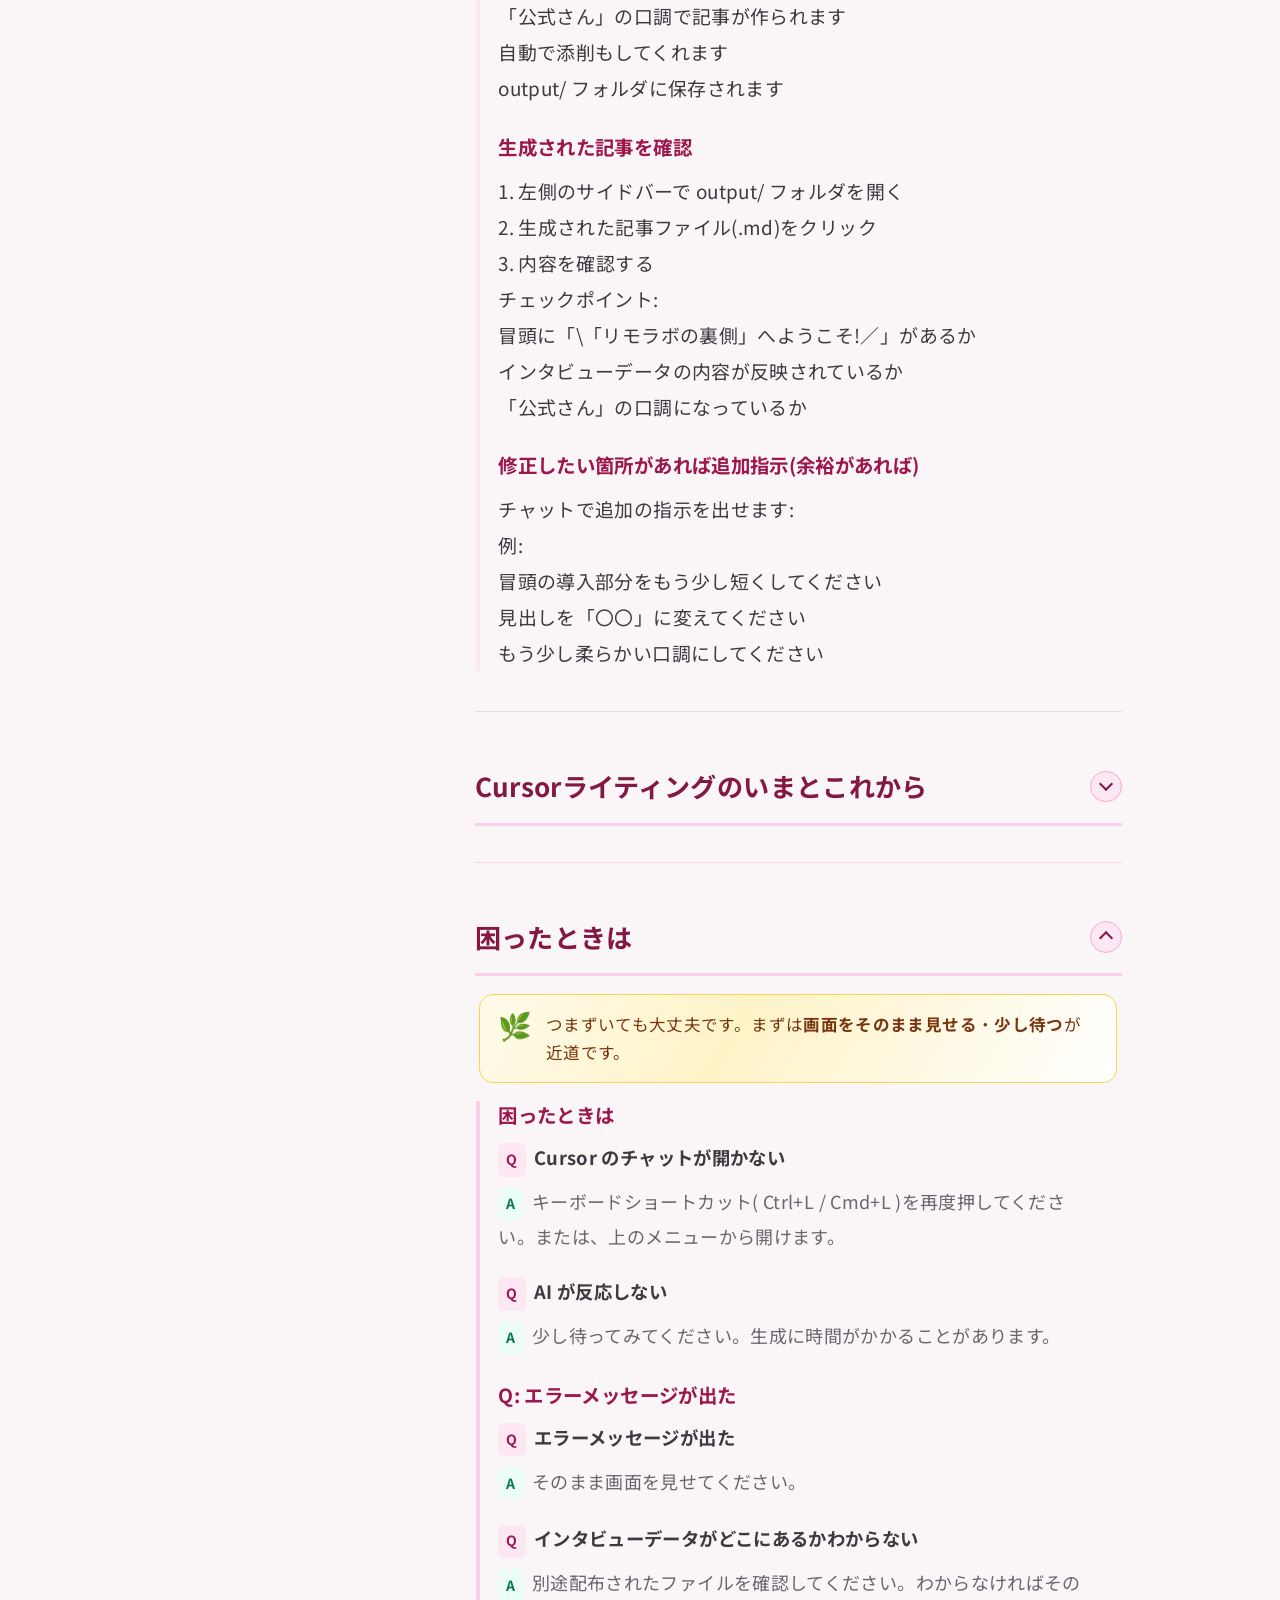
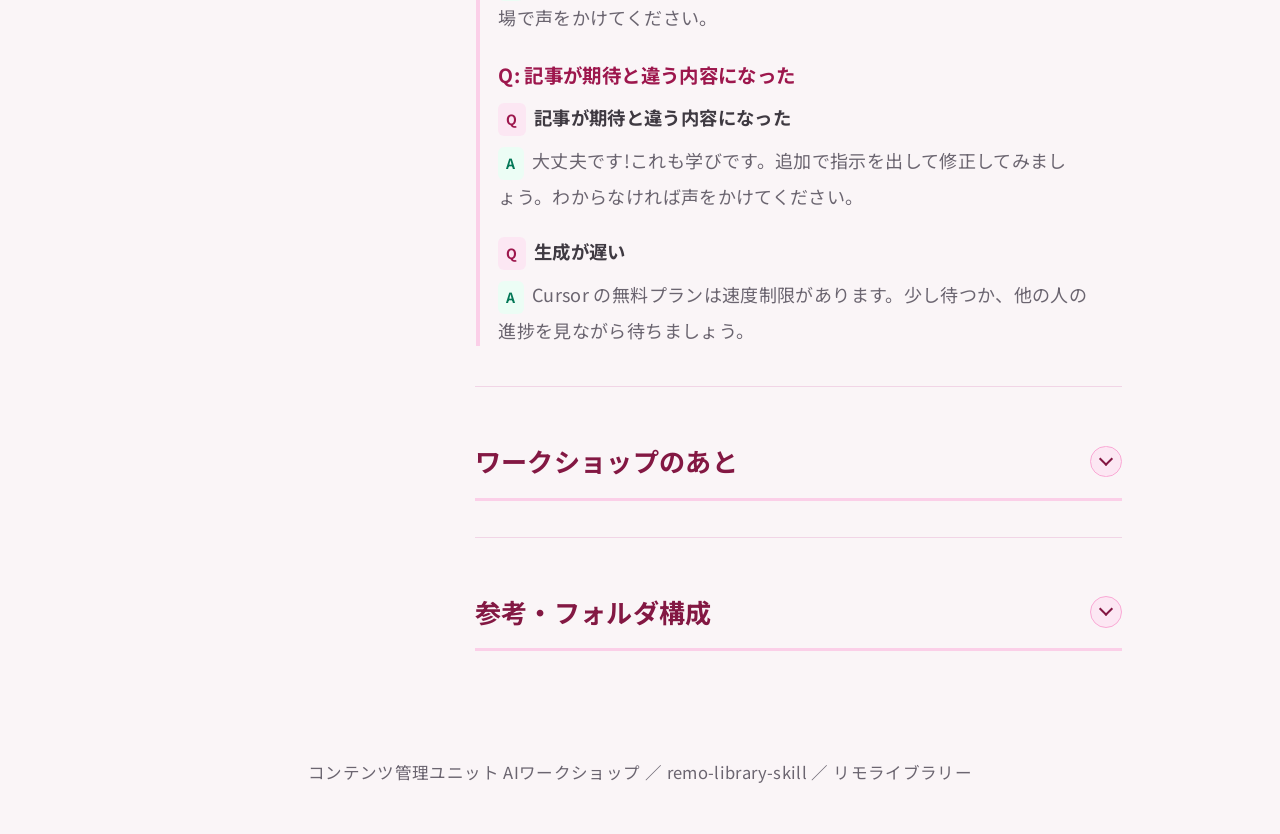
<file: ワークショップ手順書_v2.html>
<!DOCTYPE html>
<html lang="ja">
<head>
  <meta charset="UTF-8" />
  <meta name="viewport" content="width=device-width, initial-scale=1" />
  <meta name="robots" content="noindex, nofollow" />
  <title>コンテンツ管理ユニット AIワークショップ｜手順書（読みやすい版）</title>
  <link rel="preconnect" href="https://fonts.googleapis.com" />
  <link rel="preconnect" href="https://fonts.gstatic.com" crossorigin />
  <link href="https://fonts.googleapis.com/css2?family=Noto+Sans+JP:wght@400;500;600;700&display=swap" rel="stylesheet" />
  <link rel="stylesheet" href="workshop-handbook.css" />
  <link rel="stylesheet" href="workshop-document.css" />
  <link rel="stylesheet" href="workshop-visual.css" />
</head>
<body>
  <a class="skip-link" href="#toc">目次へスキップ</a>
  <header class="site-header">
    <div class="site-header-inner">
      <h1 class="site-title">コンテンツ管理ユニット<br />AIワークショップ</h1>
    </div>
  </header>

  <div class="doc-shell">
    <nav class="doc-toc" id="toc" aria-label="目次">
      <h2 class="toc-title">目次</h2>
      <ol class="toc-list">
      <li><a href="#at-a-glance">はじめに</a></li>
      <li><a href="#intro">概要と講習用サンプル</a></li>
      <li><a href="#cursor">Cursor を知る</a></li>
      <li><a href="#skill">remo-library-skill と今日のゴール</a></li>
      <li><a href="#prep">事前準備</a></li>
      <li><a href="#schedule">当日の流れ</a></li>
      <li><a href="#howto">記事を作る手順</a></li>
      <li><a href="#outlook">Cursorライティングのいまとこれから</a></li>
      <li><a href="#trouble">困ったときは</a></li>
      <li><a href="#after">ワークショップのあと</a></li>
      <li><a href="#ref">参考・フォルダ構成</a></li>
      </ol>
      <p class="toc-back"><a href="#top">↑ ページ先頭へ</a></p>
    </nav>

    <article class="doc-article" id="top">
  <section class="workshop-at-a-glance" id="at-a-glance" aria-labelledby="aag-title">
    <h2 id="aag-title" class="workshop-at-a-glance-title">はじめに</h2>
    <div class="workshop-preopen-strip" role="region" aria-labelledby="preopen-title">
      <p class="workshop-preopen-strip-title" id="preopen-title">開く前チェック<br /><span class="workshop-preopen-strip-subline">（ここから先を読む前に）</span></p>
      <ul class="workshop-preopen-steps" role="list" aria-label="3つの確認">
        <li><span class="wps-main">Cursor</span><span class="wps-sub">インストールして<br />一度起動まで</span></li>
        <li><span class="wps-main">ZIP を解凍</span><span class="wps-sub">右クリック<br />「すべて展開」など</span></li>
        <li><span class="wps-main">フォルダを開く</span><span class="wps-sub">Cursor で <code>remo-library-skill</code><br /><strong>フォルダのまま</strong>開く</span></li>
      </ul>
      <p class="workshop-preopen-strip-note">3つとも OK なら、<br />下の「今日のゴール〜持ち物」と本文に進んでください。</p>
    </div>
    <div class="workshop-at-a-glance-grid">
      <div class="workshop-aag-card workshop-aag-card--goal">
        <h3 class="workshop-aag-label">今日のゴール</h3>
        <p class="workshop-aag-value">Cursor で「リモラボの裏側」の記事を 1 本完成させる</p>
      </div>
      <div class="workshop-aag-card workshop-aag-card--time">
        <h3 class="workshop-aag-label">所要時間（目安）</h3>
        <p class="workshop-aag-value">本イベントは <strong>約 60 分</strong>（タイムテーブルは「当日の流れ」参照）</p>
      </div>
      <div class="workshop-aag-card workshop-aag-card--bring">
        <h3 class="workshop-aag-label">持ち物・当日のデータ</h3>
        <ul class="workshop-aag-list">
          <li>PC（<strong>Cursor インストール済み</strong>）</li>
          <li><code>remo-library-skill</code>（ZIP を解凍し、フォルダを Cursor で開いた状態）</li>
          <li>配布の<strong>インタビューデータ</strong>（なくても、はじめに<strong>ダミー</strong>で試せます）</li>
          <li>安定したネット接続（あると安心）</li>
        </ul>
      </div>
    </div>
  </section>
  <section class="chapter chapter-intro" id="intro" aria-label="概要と講習用サンプル">
    <div class="doc-hero-inner">
      <p class="badge">コンテンツ管理ユニット AIワークショップ</p>
      <h1>リモライブラリー記事を Cursor で作る</h1>
      <p class="hero-lead">リモラボ公式コンテンツ「リモライブラリー」の記事を、<br>Cursor を使って作成する体験をします。</p>
      <div class="hero-goal" role="region" aria-labelledby="today-goal-label">
        <p class="hero-goal-label" id="today-goal-label">今日のゴール</p>
        <p class="hero-goal-text">Cursor で「リモラボの裏側」の記事を 1 本完成させる</p>
      </div>

      <div class="hero-materials" role="region" aria-labelledby="hero-materials-heading">
        <p class="hero-materials-heading" id="hero-materials-heading">今日使うファイル・データ</p>
        <dl class="hero-materials-dl">
          <div class="hero-materials-item">
            <dt>Skill ファイル</dt>
            <dd><code>SKILL.md</code>（フォルダ <code>remo-library-skill</code> を Cursor で開いたうえで、チャットに <code>@SKILL.md</code> で指定）</dd>
          </div>
          <div class="hero-materials-item">
            <dt>渡すデータ</dt>
            <dd>配布の<strong>インタビューデータ</strong>（質問と回答のテキスト。チャットにそのまま貼り付け）</dd>
          </div>
        </dl>
      </div>
    </div>
    <figure class="viz-intro-flow">
      <figcaption>今日の流れ（イメージ）</figcaption>
      <div class="viz-steps">
        <div class="viz-step"><span class="viz-step-icon" aria-hidden="true">📋</span>インタビュー<br>データを用意</div>
        <span class="viz-arrow" aria-hidden="true">→</span>
        <div class="viz-step"><span class="viz-step-icon" aria-hidden="true">💻</span>Cursor で<br>@SKILL.md ＋指示</div>
        <span class="viz-arrow" aria-hidden="true">→</span>
        <div class="viz-step"><span class="viz-step-icon" aria-hidden="true">✨</span>記事が<br>完成</div>
      </div>
    </figure>
    <div class="workshop-sample-pack">
      <h2 class="workshop-sample-title">講習用サンプル</h2>

      <section class="workshop-sample-section" aria-labelledby="ws-zip-h">
        <h3 class="workshop-sample-h3" id="ws-zip-h">使用するファイル</h3>
        <p class="workshop-sample-p"><a href="remo-library-skill.zip" download="remo-library-skill.zip" class="zip-download">remo-library-skill.zip をダウンロード</a>（このワークショップフォルダ直下に同梱。手順書 HTML と同じフォルダからの相対リンクです）</p>
        <p class="workshop-sample-p">ZIP を解凍し、<code>remo-library-skill</code> フォルダを Cursor で開きます。</p>
        <p class="workshop-sample-note">新しい配布 ZIP を受け取ったら、<strong>同じファイル名</strong>で上書きしてください（いまはルート直下を優先してリンクします。<code>samples/</code> だけに置く場合も対応しています）。</p>
      </section>

      <section class="workshop-sample-section" aria-labelledby="ws-dummy-h">
        <h3 class="workshop-sample-h3" id="ws-dummy-h">Cursor に渡す記事用のデータ（ダミー）</h3>
        <p class="workshop-sample-lead"><strong>リモラボ講師：はなこさん【ダミーデータ】</strong></p>
        <p class="workshop-sample-hint">次のブロックを<strong>そのまま</strong>チャットに貼り付けて試せます（<code>@SKILL.md</code> 参照・指示・インタビュー本文をまとめた例です）。</p>
        <div class="prompt-sample-toolbar">
          <span class="prompt-sample-toolbar-hint">中身をまとめてコピー</span>
          <button type="button" class="copy-prompt-btn" data-copy-target="dummy-prompt-pre" data-copy-label="コピーしました！" aria-describedby="ws-dummy-h">クリップボードにコピー</button>
        </div>
        <div class="prompt-sample-wrap">
          <pre class="prompt-sample" id="dummy-prompt-pre" tabindex="0" title="クリックで全選択もできます"><code>@SKILL.md
この内容に従って、リモラボの裏側の記事を書いてください

【対象者】はなこ

【1】今、リモラボでどんなお仕事をしていますか？

リモラボでは、Webライティング講座の講師とコンテンツ制作を担当しています。
初心者の方でも分かりやすく、すぐに実践できるライティングスキルを教えることを大切にしています。また、リモメン向けの記事テンプレートやチェックリストの作成も行っています。

【2】そのお仕事で、大切にしている考え方や思いを教えてください

「書くことは怖くない」と思ってもらうこと。ライティングって難しそうに見えるけど、型を覚えて練習すれば誰でもできるようになります。一人ひとりのペースを大切にしながら、小さな成功体験を積み重ねてもらいたいです。

【3】1日の流れ（活動内容）

  7:00　起床・朝食
  8:00　子供を学校に送り出す
  9:00　メールチェック・講座準備
 10:00　ライティング講座（週2回）
 12:00　お昼休憩
 13:00　コンテンツ制作・記事執筆
 15:00　リモメンの課題添削
 16:00　子供のお迎え・おやつタイム
 17:00　夕食準備
 18:30　家族との時間
 20:00　講座の振り返り・改善案作成
 21:30　自由時間（読書や映画）
 23:00　就寝

【4】リモメンにおすすめしたいコンテンツ

・Webライティング基礎講座
・記事添削会
・SEOライティング実践講座
・ライティングチェックリスト
・記事構成テンプレート集

推しコンテンツは「記事添削会」です。
実際に書いた記事を一緒に見直しながら、どこをどう改善すればもっと良くなるかを具体的にお伝えしています。添削を受けた後、ぐんと成長する姿を見るのが本当に嬉しいです！

【5】推しコンテンツの推しポイントや作っていて大変なこと

記事添削会では、一人ひとりの記事を丁寧に読んで、その人に合ったアドバイスを心がけています。「ここが良い！」というポジティブなフィードバックを必ず入れながら、改善点も具体的に伝えるようにしています。大変なのは、添削に時間がかかること（笑）。一つの記事に30分以上かけることもありますが、「わかりやすかったです！」「すぐに修正できました！」という声をいただくと、疲れも吹き飛びます。ライティングって、ちょっとしたコツで劇的に変わるんです。そのコツを伝えられる瞬間が、講師としての一番のやりがいです。

【6】リモメンにメッセージをお願いします

私も最初は「文章書くの苦手…」って思ってました。でも、型を覚えて、練習して、添削してもらって、を繰り返したら、今では記事を書くのが楽しくなりました。ライティングスキルは一生使えるスキルです。最初は完璧じゃなくていいので、まずは書いてみることから始めましょう！間違えても大丈夫。添削会でたくさん質問してください。一緒に成長していきましょう✨

【7】公開していいアカウント（SNS等）

Instagram: https://www.instagram.com/hanako_writing/
X（Twitter）: https://x.com/hanako_writer
</code></pre>
        </div>
        <p class="workshop-sample-source">コピー元テキスト：<code>samples/ダミー_はなこ_チャット貼り付け用.txt</code></p>
      </section>
    </div>
  </section>

  <section class="chapter" id="cursor" data-chapter="cursor" aria-labelledby="cursor-heading">
    <h2 id="cursor-heading">Cursor を知る</h2>

    <div class="chapter-viz" aria-hidden="true">
      <p class="viz-caption">イメージ</p>
      <div class="viz-lanes">
        <div class="viz-lane viz-lane-chatgpt">
          <span class="viz-lane-label">一般的な AI</span>
          <span>ブラウザでチャット → 回答をコピーして使う</span>
        </div>
        <div class="viz-lane viz-lane-cursor">
          <span class="viz-lane-label">Cursor</span>
          <span>エディタでチャット → フォルダ内のファイルを直接編集</span>
        </div>
      </div>
    </div>
    <div class="chapter-inner">
    <h3 class="chunk-title">Cursor って何?</h3>
    <div class="chunk-body"><div class="prose">Cursorは、 AI と対話しながら作業ができるエディタです。</div></div>

    <h3 class="chunk-title">普通の AI ツールとの違い</h3>
    <div class="chunk-body">
      <table class="compare">
        <thead><tr><th></th><th>普通の AI（ChatGPT 等）</th><th>Cursor</th></tr></thead>
        <tbody>
          <tr><th>会話</th><td>チャットで会話する</td><td>チャットで会話する</td></tr>
          <tr><th>結果の扱い</th><td>回答をコピペする</td><td>ファイルを直接作成・編集してくれる</td></tr>
          <tr><th>進め方</th><td>1 つずつ質問する</td><td>複数ファイルを見ながら作業できる</td></tr>
        </tbody>
      </table>
    </div>

    <h3 class="chunk-title">Cursor でできることの例</h3>
    <div class="chunk-body">
      <ol class="cursor-example-list" aria-label="Cursor でできることの例（5つ）">
      <li class="cursor-example-item">
        <span class="cursor-example-num">1</span>
        <div class="cursor-example-body">
          <strong class="cursor-example-label">コード作成・編集</strong>
          <p class="cursor-example-prompt">「このコードにエラーチェック機能を追加して」</p>
          <p class="cursor-example-result"><span class="cursor-example-arrow" aria-hidden="true">→</span> AI がコードを書いてくれる</p>
        </div>
      </li>
      <li class="cursor-example-item">
        <span class="cursor-example-num">2</span>
        <div class="cursor-example-body">
          <strong class="cursor-example-label">文章作成</strong>
          <p class="cursor-example-prompt">「ブログ記事を書いて」</p>
          <p class="cursor-example-result"><span class="cursor-example-arrow" aria-hidden="true">→</span> AI が記事を作成してくれる</p>
        </div>
      </li>
      <li class="cursor-example-item">
        <span class="cursor-example-num">3</span>
        <div class="cursor-example-body">
          <strong class="cursor-example-label">データ分析</strong>
          <p class="cursor-example-prompt">「この CSV データを分析して」</p>
          <p class="cursor-example-result"><span class="cursor-example-arrow" aria-hidden="true">→</span> AI が分析結果をまとめてくれる</p>
        </div>
      </li>
      <li class="cursor-example-item">
        <span class="cursor-example-num">4</span>
        <div class="cursor-example-body">
          <strong class="cursor-example-label">ファイル整理</strong>
          <p class="cursor-example-prompt">「このフォルダを整理して」</p>
          <p class="cursor-example-result"><span class="cursor-example-arrow" aria-hidden="true">→</span> AI がファイルを整理してくれる</p>
        </div>
      </li>
      <li class="cursor-example-item">
        <span class="cursor-example-num">5</span>
        <div class="cursor-example-body">
          <strong class="cursor-example-label">翻訳・要約</strong>
          <p class="cursor-example-prompt">「この英語の文章を日本語にして」</p>
          <p class="cursor-example-result"><span class="cursor-example-arrow" aria-hidden="true">→</span> AI が翻訳してくれる</p>
        </div>
      </li>
      </ol>
    </div>

    <h3 class="chunk-title">今日の使い方</h3>
    <div class="chunk-body"><div class="prose">今日は「文章作成」の機能を使います。<br>AI に「リモラボの裏側の記事を書いて」と頼むと、<br>インタビューデータを読み込んで、<br>「公式さん」の口調で記事を自動生成してくれます。<br>プログラミングの知識は一切不要です!</div></div>
    </div>
  </section>

  <section class="chapter" id="skill" data-chapter="skill" aria-labelledby="skill-heading">
    <h2 id="skill-heading">remo-library-skill と今日のゴール</h2>

    <div class="chapter-viz">
      <p class="viz-caption">remo-library-skill の位置づけ</p>
      <div class="viz-pipeline" role="img" aria-label="インタビューから記事までの流れ">
        <span class="viz-pipe"><span class="viz-pipe-ico" aria-hidden="true">💬</span>インタビュー</span>
        <span class="viz-pipe-arrow" aria-hidden="true">→</span>
        <span class="viz-pipe"><span class="viz-pipe-ico" aria-hidden="true">🧩</span>SKILL</span>
        <span class="viz-pipe-arrow" aria-hidden="true">→</span>
        <span class="viz-pipe"><span class="viz-pipe-ico" aria-hidden="true">📄</span>記事（.md）</span>
      </div>
      <div class="viz-feature-chips" aria-label="主な機能（5つ）">
        <span class="viz-chip"><span class="viz-chip-num">1</span>自動生成</span>
        <span class="viz-chip"><span class="viz-chip-num">2</span>口調統一</span>
        <span class="viz-chip"><span class="viz-chip-num">3</span>構成</span>
        <span class="viz-chip"><span class="viz-chip-num">4</span>添削</span>
        <span class="viz-chip"><span class="viz-chip-num">5</span>修正指示</span>
      </div>
    </div>
    <div class="chapter-inner">
    <h3 class="chunk-title">記事作成で何ができる?</h3>
    <div class="chunk-body"><div class="prose">remo-library-skill の特徴<br>今日使うremo-library-skillは、リモラボ公式コンテンツの記事を作成<br>するための専用ツールです。</div></div>

    <h3 class="chunk-title">できること1  自動生成</h3>
    <div class="chunk-body"><div class="prose">インタビューデータから記事を自動作成<br>質問と回答を渡すだけで記事が完成<br>できること2  口調の統一<br>「公式さん」の口調で自動調整<br>「皆さま」 → 「みなさん」など自動修正</div></div>

    <h3 class="chunk-title">できること3  構成の自動化</h3>
    <div class="chunk-body"><div class="prose">カテゴリごとの決まった構成で生成<br>冒頭の固定文、見出しの順番など<br>できること4  自動添削<br>AI が自分で記事をチェック<br>90 点以上を目指して自己修正</div></div>

    <h3 class="chunk-title">できること5  修正指示</h3>
    <div class="chunk-body"><div class="prose">「もっと短く」など追加指示ができる<br>対話しながら記事を改善</div></div>

    <h3 class="chunk-title">具体例:今日作る記事</h3>
    <div class="chunk-body"><div class="prose">入力:<br>【質問】今、リモラボでどんなお仕事をしていますか?<br>【回答】キャリアコーチとして面談を担当しています。<br>【質問】大切にしている考え方は?<br>【回答】その人にとってのベストなペースを一緒に見つけることです。<br>↓  AI が自動で変換 ↓</div></div>

    <h3 class="chunk-title">出力:</h3>
    <div class="chunk-body"><div class="prose">／「リモラボの裏側」へようこそ！／<br>リモラボはたくさんのスタッフや講師が裏側で動いています。<br>このカテゴリではスタッフや講師が普段は見せない「素顔」や、<br>仕事にかける「本音」をこっそり覗いてもらう場所<br>... (記事が続く)</div></div>

    <h3 class="chunk-title">対応している記事カテゴリ</h3>
    <div class="chunk-body"><div class="prose">全部で 8 種類のカテゴリに対応</div></div>
    <aside class="callout callout-info">
      <p><strong>補足：</strong> <code>SKILL.md</code> では記事カテゴリは <strong>8 種類</strong>です（「箇条書き投稿」含む）。</p>
      <p>本日はそのうち <strong>7. リモラボの裏側</strong>だけを扱います。</p>
    </aside>

    <h3 class="chunk-title">今日作るのは ...</h3>
    <div class="chunk-body"><div class="prose">7. リモラボの裏側<br>スタッフへのインタビュー記事  ←  今日はこれ!</div></div>

    <h3 class="chunk-title">どんな人に便利?</h3>
    <div class="chunk-body"><div class="prose">記事を書くのが苦手な人<br> 口調を統一したい人<br> 構成を考えるのが面倒な人<br> 添削してもらいたい人<br> 記事作成の時間を短縮したい人</div></div>

    <h3 class="chunk-title">所要時間</h3>
    <div class="chunk-body">
      <div class="viz-time-compare" role="img" aria-label="作業時間の目安">
        <div class="viz-time-row viz-time-row--manual">
          <div class="viz-time-label"><span>手作業のイメージ</span><span class="viz-time-value">1〜2時間</span></div>
          <div class="viz-time-track"><span class="viz-time-fill"></span></div>
        </div>
        <div class="viz-time-row viz-time-row--cursor">
          <div class="viz-time-label"><span>Cursor でのイメージ</span><span class="viz-time-value">5〜10分</span></div>
          <div class="viz-time-track"><span class="viz-time-fill"></span></div>
        </div>
      </div>
      <p class="prose viz-note">※ 初回・混雑状況・データ量により前後します。</p>
    </div>
    </div>
  </section>

  <section class="chapter chapter-prep" id="prep" data-chapter="prep" aria-labelledby="prep-heading">
    <h2 id="prep-heading">事前準備</h2>

    <div class="chapter-viz">
      <p class="viz-caption">事前にそろえるもの</p>
      <div class="viz-prep-row">
        <div class="viz-prep-card">
          <span class="ico" aria-hidden="true">🖥️</span>
          <strong>Cursor</strong>
          <span>インストール済み</span>
        </div>
        <div class="viz-prep-card">
          <span class="ico" aria-hidden="true">📦</span>
          <strong>remo-library-skill</strong>
          <span>ZIP を解凍したフォルダ</span>
        </div>
        <div class="viz-prep-card">
          <span class="ico" aria-hidden="true">📝</span>
          <strong>インタビューデータ</strong>
          <span>配布ファイルを手元に</span>
        </div>
      </div>
    </div>
    <div class="chapter-inner chapter-prep-inner">

      <p class="prep-lead">ワークショップ当日までに、できる範囲で次をそろえておいてください。<strong>開く前チェック</strong>と同じ内容を、ここでは少し丁寧に書きます。</p>

      <h3 class="chunk-title prep-chunk-title">必要なもの</h3>
      <div class="chunk-body">
        <ul class="prep-need-list">
          <li><strong>Cursor</strong>（AI エディタ）— <a href="https://cursor.com/" target="_blank" rel="noopener noreferrer">cursor.com</a> からインストール。無料版で可。</li>
          <li><strong>remo-library-skill</strong>（記事作成用フォルダ一式）— 下記「1.」から ZIP を取得して解凍します。</li>
          <li><strong>インタビューデータ</strong>（当日配布がある場合）— なくても、手順書「はじめに」の<strong>ダミー貼り付けブロック</strong>で体験できます。</li>
        </ul>
      </div>

      <h3 class="chunk-title prep-chunk-title">準備手順</h3>

      <div class="prep-step-block">
        <h4 class="prep-step-title"><span class="prep-step-num">1</span> remo-library-skill をダウンロード</h4>
        <div class="prep-step-body">
          <p>この手順書の<strong>「はじめに」→ 使用するファイル</strong>から <code>remo-library-skill.zip</code> をダウンロードしてください（このページと同じ階層に ZIP があります）。</p>
          <p class="prep-alt">入手できない場合は、GitHub のリポジトリから ZIP でも構いません：<a href="https://github.com/oyuwarilife/remo-library-skill" target="_blank" rel="noopener noreferrer">github.com/oyuwarilife/remo-library-skill</a> の <strong>Code</strong> → <strong>Download ZIP</strong>。解凍後のフォルダ名が長いときは <code>remo-library-skill</code> にリネームしても大丈夫です。</p>
        </div>
      </div>

      <div class="prep-step-block">
        <h4 class="prep-step-title"><span class="prep-step-num">2</span> ZIP を解凍する</h4>
        <div class="prep-step-body">
          <ul class="prep-mini-ul">
            <li><strong>Windows</strong>：ZIP を右クリック → <strong>すべて展開</strong></li>
            <li><strong>Mac</strong>：ZIP をダブルクリック</li>
          </ul>
          <p class="prep-tip">解凍したフォルダは、<strong>デスクトップ</strong>などすぐ分かる場所に置くと当日スムーズです。</p>
        </div>
      </div>

      <div class="prep-step-block">
        <h4 class="prep-step-title"><span class="prep-step-num">3</span> Cursor でフォルダを開く</h4>
        <div class="prep-step-body">
          <ol class="prep-ol">
            <li>Cursor を起動する</li>
            <li>メニュー <strong>File → Open Folder</strong>（日本語 UI なら <strong>ファイル → フォルダを開く</strong>）</li>
            <li>解凍した <code>remo-library-skill</code> フォルダを選択（<strong>ZIP ではなく、フォルダ本体</strong>）</li>
            <li><strong>開く</strong> をクリック</li>
          </ol>
          <p class="prep-warn"><strong>重要：</strong>ZIP のままではなく、必ず<strong>解凍したフォルダ</strong>を開いてください。</p>
        </div>
      </div>

      <div class="prep-step-block">
        <h4 class="prep-step-title"><span class="prep-step-num">4</span> 準備できたか確認する</h4>
        <div class="prep-step-body">
          <p>左のサイドバー（ファイル一覧）に、次のような名前が見えていれば OK です。</p>
          <ul class="prep-checklist">
            <li><code>SKILL.md</code></li>
            <li><code>README.md</code></li>
            <li>フォルダ例：<code>rules</code>／<code>categories</code>／<code>samples</code>／<code>references</code> など</li>
            <li>（あれば）<code>preview.html</code> や <code>output</code></li>
          </ul>
          <p>ここまでできていれば、当日はこのウィンドウをそのまま使えます。</p>
        </div>
      </div>

      <h3 class="chunk-title prep-chunk-title">うまくいかないとき</h3>
      <div class="chunk-body">
        <table class="compare prep-trouble-table">
          <thead><tr><th>症状</th><th>確認すること</th></tr></thead>
          <tbody>
            <tr><td>フォルダが開けない</td><td>解凍済みか。親フォルダではなく <code>remo-library-skill</code> <strong>本体</strong>を開いているか</td></tr>
            <tr><td><code>SKILL.md</code> が見えない</td><td>別のプロジェクトを開いていないか。もう一度 <strong>Open Folder</strong> で選び直す</td></tr>
            <tr><td>Cursor がない</td><td>事前にインストールし、<strong>一度起動</strong>まで済ませる</td></tr>
          </tbody>
        </table>
      </div>
    </div>
  </section>

  <section class="chapter" id="schedule" data-chapter="schedule" aria-labelledby="schedule-heading">
    <h2 id="schedule-heading">当日の流れ</h2>

    <div class="chapter-inner">
    <h3 class="chunk-title">当日の流れ</h3>
    <div class="chunk-body">
      <ol class="time-schedule" role="list">
        <li><span class="time-slot">0:00〜0:05</span><span class="time-desc">オープニング・準備確認</span></li>
        <li><span class="time-slot">0:05〜0:15</span><span class="time-desc">ライブデモ（軽く実演）</span></li>
        <li><span class="time-slot">0:15〜0:45</span><span class="time-desc">ハンズオン（各自で記事作成）</span></li>
        <li><span class="time-slot">0:45〜0:55</span><span class="time-desc">シェアタイム（成果物を見せ合う）</span></li>
        <li><span class="time-slot">0:55〜1:00</span><span class="time-desc">まとめ</span></li>
      </ol>
      <div class="schedule-strip-wrap">
        <p>60分のイメージ（帯の長さ＝時間の目安）</p>
        <div class="schedule-strip" role="img" aria-label="プログラムの時間配分の比較">
          <span class="schedule-seg schedule-seg--a" title="オープニング">OP</span>
          <span class="schedule-seg schedule-seg--b" title="デモ">デモ</span>
          <span class="schedule-seg schedule-seg--c" title="ハンズオン">作る</span>
          <span class="schedule-seg schedule-seg--d" title="シェア">共有</span>
          <span class="schedule-seg schedule-seg--e" title="まとめ">締め</span>
        </div>
      </div>
    </div>
    </div>
  </section>

  <section class="chapter" id="howto" data-chapter="howto" aria-labelledby="howto-heading">
    <h2 id="howto-heading">記事を作る手順</h2>

    <div class="chapter-viz">
      <p class="viz-caption">チャットに入れるイメージ</p>
      <div class="viz-chat-window" role="img" aria-label="チャット入力のイメージ">
        <div class="viz-chat-titlebar">Cursor · チャット</div>
        <div class="viz-chat-body">
          <div class="viz-chat-line">@SKILL.md（ファイルを添付）</div>
          <div class="viz-chat-line">この内容に従って、リモラボの裏側の記事を書いてください</div>
          <div class="viz-chat-line">（ここにインタビューデータを貼り付け）</div>
          <div class="viz-chat-line viz-chat-line--hint">→ Enter で送信。しばらくすると output/ に .md ができます</div>
        </div>
      </div>
    </div>
    <div class="chapter-inner">
    <h3 class="chunk-title">記事作成の手順</h3>
    <div class="chunk-body"><div class="prose">今日作る記事<br>カテゴリ: リモラボの裏側<br>お題: インタビュー記事<br>使うデータ: 別途配布されたインタビューデータ</div></div>

    <h3 class="chunk-title">手順</h3>
    <div class="chunk-body"><div class="prose">Cursor のチャットを開く<br>Windows: Ctrl + L<br>Mac: Cmd + L<br>画面右側にチャット欄が開きます。</div></div>

    <h3 class="chunk-title">チャットで情報を渡す</h3>
    <div class="chunk-body"><div class="prose">やること: Cursor のチャット欄に、ファイルと指示とデータを一緒に<br>入力します。<br> チャットに入力する内容:<br>@SKILL.md <br>この内容に従って、リモラボの裏側の記事を書いてください<br>(ここに別途配布されたインタビューデータを貼り付け)</div></div>

    <h3 class="chunk-title">入力手順:</h3>
    <div class="chunk-body"><div class="prose">1. チャット欄をクリックしてカーソルを置く<br>2. @ を入力  →  候補から  SKILL.md を選択(クリック)<br>3. 改行( Enter )<br>4. 「この内容に従って、リモラボの裏側の記事を書いてください」を<br>コピペ<br>5. 改行( Enter )を 2 回<br>6. 別途配布されたインタビューデータをコピペ<br>7. Enter キーで送信</div></div>

    <h3 class="chunk-title">完成イメージ:</h3>
    <div class="chunk-body"><div class="prose">@SKILL.md <br>この内容に従って、リモラボの裏側の記事を書いてください<br>【 1 】今、リモラボでどんなお仕事をしていますか?<br>キャリアコーチとして面談を担当するほか、 Camp のサポーター ...<br>【 2 】そのお仕事で、大切にしている考え方や思いを教えてください<br>私自身も本業を持ちながら、オンライン秘書の活動や ...<br>(以下、インタビューデータが続く)</div></div>

    <h3 class="chunk-title">ポイント:</h3>
    <div class="chunk-body"><div class="prose">@SKILL.md でファイルを指定<br>改行して指示文<br>さらに改行してデータ<br>全部まとめて 1 回のチャットで送る</div></div>

    <h3 class="chunk-title">記事が生成される</h3>
    <div class="chunk-body"><div class="prose">AI が自動で記事を作成します( 2 〜 3 分かかります)<br>「公式さん」の口調で記事が作られます<br>自動で添削もしてくれます<br>output/ フォルダに保存されます</div></div>

    <h3 class="chunk-title">生成された記事を確認</h3>
    <div class="chunk-body"><div class="prose">1. 左側のサイドバーで  output/ フォルダを開く<br>2. 生成された記事ファイル(.md)をクリック<br>3. 内容を確認する<br>チェックポイント:<br>冒頭に「\「リモラボの裏側」へようこそ!∕」があるか<br>インタビューデータの内容が反映されているか<br>「公式さん」の口調になっているか</div></div>

    <h3 class="chunk-title">修正したい箇所があれば追加指示(余裕があれば)</h3>
    <div class="chunk-body"><div class="prose">チャットで追加の指示を出せます:<br>例:<br>冒頭の導入部分をもう少し短くしてください<br>見出しを「〇〇」に変えてください<br>もう少し柔らかい口調にしてください</div></div>
    </div>
  </section>

  <details class="chapter-details chapter-appendix chapter-outlook" id="outlook" aria-labelledby="outlook-heading">
    <summary class="chapter-details-summary" id="outlook-heading"><span class="chapter-details-summary-title">Cursorライティングのいまとこれから</span><span class="chapter-details-chevron" aria-hidden="true"></span></summary>
    <div class="chapter-details-body">

    <div class="chapter-viz chapter-viz-outlook">
      <p class="viz-caption">ざっくりイメージ</p>
      <div class="outlook-flow-diagram" role="img" aria-label="素材とルールを足すと精度が上がるイメージ">
        <div class="outlook-flow-card">
          <span class="outlook-flow-ico" aria-hidden="true">📎</span>
          <span class="outlook-flow-kicker">STEP 1</span>
          <span class="outlook-flow-main">素材を渡す</span>
          <span class="outlook-flow-sub">記事・画像・スライドなど</span>
        </div>
        <span class="outlook-flow-op" aria-hidden="true">＋</span>
        <div class="outlook-flow-card outlook-flow-card--accent">
          <span class="outlook-flow-ico" aria-hidden="true">📐</span>
          <span class="outlook-flow-kicker">STEP 2</span>
          <span class="outlook-flow-main">ルールを足す</span>
          <span class="outlook-flow-sub">スキル・チェック・言い回し</span>
        </div>
        <span class="outlook-flow-op outlook-flow-op--arrow" aria-hidden="true">→</span>
        <div class="outlook-flow-card outlook-flow-card--goal">
          <span class="outlook-flow-ico" aria-hidden="true">📈</span>
          <span class="outlook-flow-kicker">RESULT</span>
          <span class="outlook-flow-main">精度アップ</span>
          <span class="outlook-flow-sub">手直しが減っていく</span>
        </div>
      </div>
    </div>
    <div class="chapter-inner">

      <div class="outlook-lead-card">
        <p class="outlook-lead">ここでは、リモラボ／リモライブラリー側で試している <strong>Cursor とスキル</strong>の運用を、当日のハンズオンとは別に<strong>ざっくり</strong>整理します。数字や体制は変わり得るので、「全体の空気感」の把握にお使いください。</p>
      </div>

      <div class="outlook-compare" role="presentation">
        <article class="outlook-panel outlook-panel--good" aria-labelledby="outlook-good-h">
          <h3 class="outlook-panel-head" id="outlook-good-h"><span class="outlook-panel-badge outlook-panel-badge--good">OK</span>いまの状態<span class="outlook-panel-sub">うまくいっていること</span></h3>
          <ul class="outlook-item-list outlook-item-list--good">
            <li>1記事あたり、従来に比べて<strong>2〜3時間分くらいの作業を短く</strong>できることがある</li>
            <li>ライター向けの<strong>フィードバック動画を毎回作らなくて済む</strong>場面が増えた</li>
            <li>過去記事・画像・Canva・スライドなどを読ませると、<strong>一気にそろった案</strong>が出ることがある</li>
            <li><strong>段階を重ねて読み手を意識するチェック</strong>（いわゆるペルソナチェックなど）をスキルに載せられる</li>
            <li>スキルを <strong>Claude／Cursor で管理</strong>し、スマホからも同じ流れを使いやすい体制が整いつつある</li>
          </ul>
        </article>
        <article class="outlook-panel outlook-panel--risk" aria-labelledby="outlook-risk-h">
          <h3 class="outlook-panel-head" id="outlook-risk-h"><span class="outlook-panel-badge outlook-panel-badge--risk">注意</span>いまの課題<span class="outlook-panel-sub">ばらつき・前提</span></h3>
          <ul class="outlook-item-list outlook-item-list--risk">
            <li><strong>一発でそのまま公開</strong>はまだ期待しすぎない方がよい（当たり外れがある）</li>
            <li>渡す情報が薄いと、<strong>内容が薄く省略</strong>されやすい</li>
            <li>過去記事の情報だけでは<strong>深掘りしきれない</strong>こともある</li>
            <li><strong>AIらしい言い回し</strong>は混じるので、人の手で整える前提が必要</li>
            <li><strong>新企画</strong>の記事は、情報収集そのものに時間がかかりやすい</li>
            <li>環境によっては<strong>文字化け</strong>などもゼロではない</li>
          </ul>
        </article>
      </div>

      <h3 class="chunk-title outlook-section-heading">これから足していきたいこと<span class="outlook-section-tag">方向性</span></h3>
      <div class="chunk-body outlook-future-wrap">
        <div class="outlook-future-grid">
          <div class="outlook-mini-card">
            <h4 class="outlook-mini-title"><span class="outlook-mini-ico" aria-hidden="true">🧩</span>スキル・プロンプト</h4>
            <ul class="outlook-mini-list">
              <li>クラスごとの<strong>読者像・悩み</strong>をスキルに反映</li>
              <li><strong>アンケートの生の声</strong>で冒頭の興味づけを改善</li>
              <li><strong>使わない／使う言い回し</strong>を一覧化</li>
              <li>Cursor が増やした内容の<strong>棚卸し・整理</strong></li>
            </ul>
          </div>
          <div class="outlook-mini-card">
            <h4 class="outlook-mini-title"><span class="outlook-mini-ico" aria-hidden="true">✏️</span>ライティングの型</h4>
            <ul class="outlook-mini-list">
              <li><strong>目的・伝えたいこと・読者の Before/After</strong>を先にそろえる</li>
              <li><strong>足りなければ AI に聞き返す</strong>流れ</li>
              <li>修正を<strong>ルールとして蓄積</strong>するサイクル</li>
            </ul>
          </div>
          <div class="outlook-mini-card">
            <h4 class="outlook-mini-title"><span class="outlook-mini-ico" aria-hidden="true">🗂️</span>情報の置き場</h4>
            <ul class="outlook-mini-list">
              <li>リモライブラリー素材を<strong>探しやすい一箇所</strong>に</li>
              <li>情報の<strong>集め方</strong>そのものの見直し</li>
            </ul>
          </div>
        </div>
      </div>

      <h3 class="chunk-title outlook-section-heading">目安のマイルストーン<span class="outlook-section-tag">例</span></h3>
      <div class="chunk-body">
        <ol class="outlook-milestones" aria-label="マイルストーンの例">
          <li class="outlook-ms-item">
            <span class="outlook-ms-dot" aria-hidden="true"></span>
            <div class="outlook-ms-body">
              <span class="outlook-ms-when">4〜5月</span>
              <span class="outlook-ms-text">改善したスキルで記事の精度を試す</span>
            </div>
          </li>
          <li class="outlook-ms-item">
            <span class="outlook-ms-dot" aria-hidden="true"></span>
            <div class="outlook-ms-body">
              <span class="outlook-ms-when">5月末まで</span>
              <span class="outlook-ms-text">「<strong>ほぼ手直しなしで使える</strong>」に近い状態を<strong>約8割</strong>目安で目指す、など</span>
            </div>
          </li>
        </ol>
        <p class="outlook-note">※ 日程・数値はチームで合意のうえ調整してください。</p>
      </div>

      <aside class="callout callout-info outlook-goal-callout">
        <p><strong>ゴールのイメージ：</strong>「分身として完璧に仕事してもらう」に近づけること。いまは<strong>スキルを育て、入力とルールを積み上げるフェーズ</strong>だと捉えると、今日のハンズオンともつながります。</p>
      </aside>
    </div>
    </div>
  </details>

  <details class="chapter-details chapter-appendix" id="trouble" open>
    <summary class="chapter-details-summary"><span class="chapter-details-summary-title">困ったときは</span><span class="chapter-details-chevron" aria-hidden="true"></span></summary>
    <div class="chapter-details-body">

    <div class="chapter-viz">
      <div class="viz-trouble-banner">
        <span class="ico" aria-hidden="true">🌿</span>
        <span>つまずいても大丈夫です。まずは<strong>画面をそのまま見せる</strong>・<strong>少し待つ</strong>が近道です。</span>
      </div>
    </div>
    <div class="chapter-inner">
    <h3 class="chunk-title">困ったときは</h3><div class="chunk-body"><div class="qa-list"><div class="qa-item"><p class="q"><span class="label">Q</span>Cursor のチャットが開かない</p><p class="a"><span class="label">A</span>キーボードショートカット( Ctrl+L / Cmd+L )を再度押してくださ<br>い。または、上のメニューから開けます。</p></div><div class="qa-item"><p class="q"><span class="label">Q</span>AI が反応しない</p><p class="a"><span class="label">A</span>少し待ってみてください。生成に時間がかかることがあります。</p></div></div></div>

    <h3 class="chunk-title">Q: エラーメッセージが出た</h3><div class="chunk-body"><div class="qa-list"><div class="qa-item"><p class="q"><span class="label">Q</span>エラーメッセージが出た</p><p class="a"><span class="label">A</span>そのまま画面を見せてください。</p></div><div class="qa-item"><p class="q"><span class="label">Q</span>インタビューデータがどこにあるかわからない</p><p class="a"><span class="label">A</span>別途配布されたファイルを確認してください。わからなければその<br>場で声をかけてください。</p></div></div></div>

    <h3 class="chunk-title">Q: 記事が期待と違う内容になった</h3><div class="chunk-body"><div class="qa-list"><div class="qa-item"><p class="q"><span class="label">Q</span>記事が期待と違う内容になった</p><p class="a"><span class="label">A</span>大丈夫です!これも学びです。追加で指示を出して修正してみまし<br>ょう。わからなければ声をかけてください。</p></div><div class="qa-item"><p class="q"><span class="label">Q</span>生成が遅い</p><p class="a"><span class="label">A</span>Cursor の無料プランは速度制限があります。少し待つか、他の人の<br>進捗を見ながら待ちましょう。</p></div></div></div>
    </div>
    </div>
  </details>

  <details class="chapter-details chapter-appendix" id="after">
    <summary class="chapter-details-summary"><span class="chapter-details-summary-title">ワークショップのあと</span><span class="chapter-details-chevron" aria-hidden="true"></span></summary>
    <div class="chapter-details-body">

    <div class="chapter-viz">
      <p class="viz-caption">あとから広げやすい使い方</p>
      <div class="viz-after-grid">
        <div class="viz-after-card"><span class="ico" aria-hidden="true">📚</span>別カテゴリの記事</div>
        <div class="viz-after-card"><span class="ico" aria-hidden="true">✏️</span>修正の記録を残す</div>
        <div class="viz-after-card"><span class="ico" aria-hidden="true">💼</span>メール・議事録など業務へ</div>
      </div>
    </div>
    <div class="chapter-inner">
    <h3 class="chunk-title">ワークショップ後にできること</h3>
    <div class="chunk-body"><div class="prose">1. 別のカテゴリの記事を作る<br>今日の体験を活かして、以下にも挑戦してみてください:<br>おすすめ:<br>ツール紹介 - 自分が使っているツールを紹介<br>成⻑シェア - 自分が乗り越えた壁について書く</div></div>

    <h3 class="chunk-title">やり方:</h3>
    <div class="chunk-body"><div class="prose">@SKILL.md <br>この内容に従って、ツール紹介の記事を書いてください<br>ツール名:(例) Notion<br>紹介したい内容:(例)タスク管理に便利<br>と入力するだけで OK !</div></div>

    <h3 class="chunk-title">2. 記事を修正して記録をつける</h3>
    <div class="chunk-body"><div class="prose">生成された記事を修正したら、記録を残すと次回から精度が上がりま<br>す。<br>例:<br>修正記録をつけてください。<br>- 修正箇所 : 導入部分<br>- 修正前 : 「皆さま」<br>- 修正後 : 「みなさん」<br>- なぜ直したか : リモラボでは「皆さま」は使わないから</div></div>

    <h3 class="chunk-title">3. 自分の業務に応用する</h3>
    <div class="chunk-body"><div class="prose">Cursor は記事作成以外にも使えます:<br> メールの下書き<br> データの分析<br> 議事録の整理<br> チェックリストの作成<br> 情報のリサーチ<br>困ったことがあれば、その場で遠慮なく声をかけてください!</div></div>
    </div>
    </div>
  </details>

  <details class="chapter-details chapter-appendix" id="ref">
    <summary class="chapter-details-summary"><span class="chapter-details-summary-title">参考・フォルダ構成</span><span class="chapter-details-chevron" aria-hidden="true"></span></summary>
    <div class="chapter-details-body">

    <div class="chapter-viz">
      <div class="viz-ref-note">
        <span class="ico" aria-hidden="true">🗂️</span>
        <span>左のサイドバーは「フォルダの中身」そのもの。<strong>SKILL.md</strong> が司令塔、<strong>output/</strong> に成果物が溜まります。</span>
      </div>
    </div>
    <div class="chapter-inner">
    <h3 class="chunk-title">参考情報</h3><div class="chunk-body"><p class="prose">参考情報<br>フォルダ構成</p><pre class="tree">remo-library-skill フォルダの中身:
remo-library-skill/
├──  SKILL.md           ←  AI が最初に読むファイル
├──  README.md          ←  詳しい使い方
├──  rules/             ←  記事のルール集
├──  categories/        ←  カテゴリごとの作り方
├──  samples/           ←  サンプル記事・入力例
├──  output/            ←  生成された記事が保存される
└──  references/        ←  参考知識</pre></div>

    <h3 class="chunk-title">もっと詳しく知りたい方は</h3>
    <div class="chunk-body"><div class="prose">README.md - remo-library-skill の詳しい使い方<br>SKILL.md - AI への指示内容(上級者向け)<br>それでは、楽しく記事を作りましょう!</div></div>
    </div>
    </div>
  </details>
    </article>
  </div>

  <footer class="doc-footer">
    <p>コンテンツ管理ユニット AIワークショップ ／ remo-library-skill ／ リモライブラリー</p>
  </footer>
  <script src="workshop-copy.js" defer></script>
</body>
</html>
</file>
<file: workshop-handbook.css>
/* ワークショップ手順書 HTML 用（大きめフォント・ポイント強調・女性向けトーン） */
:root {
  --bg: #faf5f7;
  --card: #ffffff;
  --text: #3f3a42;
  --muted: #6b6570;
  --accent: #b83280;
  --accent-light: #fce7f3;
  --border: #f1d5e6;
  --callout: #fdf2f8;
  --point-line: #f472b6;
  --shadow: rgba(190, 24, 93, 0.08);
  font-size: 112.5%;
}
* { box-sizing: border-box; }
body {
  margin: 0;
  font-family: "Noto Sans JP", "Hiragino Sans", "Hiragino Kaku Gothic ProN", "Yu Gothic UI", "Meiryo", sans-serif;
  background: var(--bg);
  color: var(--text);
  line-height: 1.85;
  letter-spacing: 0.02em;
  -webkit-font-smoothing: antialiased;
}
.topbar {
  position: sticky;
  top: 0;
  z-index: 20;
  background: rgba(250,245,247,.94);
  backdrop-filter: blur(10px);
  border-bottom: 1px solid var(--border);
  padding: .85rem 1.1rem;
}
.topbar-inner {
  max-width: 42rem;
  margin: 0 auto;
  display: flex;
  align-items: center;
  gap: 1rem;
  flex-wrap: wrap;
}
.topbar h1 {
  font-size: 1.05rem;
  font-weight: 700;
  margin: 0;
  flex: 1;
  min-width: 200px;
  color: var(--text);
}
.nav-slides {
  display: flex;
  flex-wrap: wrap;
  gap: .4rem;
  max-height: 5.5rem;
  overflow-y: auto;
}
.nav-slides a {
  font-size: .88rem;
  font-weight: 600;
  padding: .4rem .55rem;
  min-width: 2.1rem;
  text-align: center;
  border-radius: 10px;
  background: var(--card);
  border: 1px solid var(--border);
  color: var(--accent);
  text-decoration: none;
  box-shadow: 0 1px 2px var(--shadow);
}
.nav-slides a:hover { background: var(--accent-light); border-color: #f9a8d4; }
main { max-width: 42rem; margin: 0 auto; padding: 1.75rem 1.15rem 4rem; }
.slide {
  background: var(--card);
  border: 1px solid var(--border);
  border-radius: 18px;
  padding: 1.6rem 1.5rem 1.75rem;
  margin-bottom: 1.5rem;
  box-shadow: 0 4px 20px var(--shadow);
}
.slide-cover {
  text-align: center;
  padding: 2.75rem 1.5rem;
  background: linear-gradient(155deg, #9d174d 0%, #be185d 40%, #ec4899 85%, #fbcfe8 100%);
  color: #fffdfb;
  border: none;
  box-shadow: 0 8px 32px rgba(157, 23, 77, 0.2);
}
.slide-cover h1 {
  font-size: clamp(1.35rem, 4.5vw, 1.75rem);
  margin: .6rem 0 1.1rem;
  font-weight: 700;
  line-height: 1.45;
  text-shadow: 0 1px 2px rgba(0,0,0,.12);
}
.slide-cover .lead {
  font-size: 1.05rem;
  line-height: 1.85;
  opacity: .98;
  text-align: left;
  max-width: 28em;
  margin: 0 auto;
}
.slide-cover .hero-lead {
  font-size: 1.05rem;
  line-height: 1.85;
  opacity: .98;
  text-align: left;
  max-width: 28em;
  margin: 0 auto 1rem;
}
.slide-cover .hero-goal {
  max-width: 28em;
  margin: 0 auto;
  padding: 0.95rem 1.1rem 1.05rem;
  text-align: left;
  background: rgba(255, 255, 255, 0.2);
  border: 2px solid rgba(255, 255, 255, 0.45);
  border-radius: 14px;
  backdrop-filter: blur(6px);
}
.slide-cover .hero-goal-label {
  margin: 0 0 0.4rem;
  font-size: 0.78rem;
  font-weight: 700;
  letter-spacing: 0.14em;
  opacity: 0.95;
}
.slide-cover .hero-goal-text {
  margin: 0;
  font-size: clamp(1.05rem, 3vw, 1.22rem);
  font-weight: 700;
  line-height: 1.55;
  text-shadow: 0 1px 2px rgba(0, 0, 0, 0.1);
}
.slide-cover .hero-materials {
  max-width: 28em;
  margin: 1rem auto 0;
  padding: 0.75rem 0.9rem 0.85rem;
  text-align: left;
  background: rgba(255, 255, 255, 0.16);
  border: 1px solid rgba(255, 255, 255, 0.35);
  border-radius: 12px;
}
.slide-cover .hero-materials-heading {
  margin: 0 0 0.45rem;
  font-size: 0.72rem;
  font-weight: 700;
  letter-spacing: 0.08em;
  opacity: 0.95;
}
.slide-cover .hero-materials-item {
  display: grid;
  grid-template-columns: minmax(4.5rem, 6rem) 1fr;
  gap: 0.25rem 0.6rem;
  padding: 0.4rem 0;
  border-top: 1px solid rgba(255, 255, 255, 0.2);
  font-size: 0.88rem;
  line-height: 1.5;
}
.slide-cover .hero-materials-item:first-of-type {
  border-top: none;
  padding-top: 0;
}
.slide-cover .hero-materials-item dt {
  margin: 0;
  font-weight: 700;
  font-size: 0.82rem;
}
.slide-cover .hero-materials-item dd {
  margin: 0;
  opacity: 0.98;
}
.slide-cover .hero-materials-item code {
  font-size: 0.85em;
  background: rgba(0, 0, 0, 0.15);
  padding: 0.1rem 0.35rem;
  border-radius: 4px;
}
@media (max-width: 520px) {
  .slide-cover .hero-materials-item {
    grid-template-columns: 1fr;
  }
}
.slide-cover-footnote {
  max-width: 28em;
  margin: 0.85rem auto 0;
  font-size: 0.82rem;
  line-height: 1.55;
  opacity: 0.92;
  text-align: left;
}
.slide-cover .badge {
  display: inline-block;
  font-size: .88rem;
  font-weight: 600;
  letter-spacing: .08em;
  background: rgba(255,255,255,.22);
  padding: .35rem 1rem;
  border-radius: 999px;
}
.slide header {
  display: flex;
  align-items: flex-start;
  gap: .85rem;
  margin-bottom: 1.15rem;
  padding-bottom: .85rem;
  border-bottom: 2px solid var(--accent-light);
}
.slide header h2 {
  margin: 0;
  font-size: clamp(1.2rem, 3.8vw, 1.45rem);
  font-weight: 700;
  line-height: 1.45;
  color: #831843;
}
.num {
  flex-shrink: 0;
  font-size: .95rem;
  font-weight: 700;
  color: #fff;
  background: linear-gradient(135deg, #db2777, #ec4899);
  padding: .25rem .6rem;
  border-radius: 10px;
  min-width: 2.4rem;
  text-align: center;
  line-height: 1.3;
}
.slide-body {
  padding-left: .35rem;
  border-left: 4px solid #fbcfe8;
  margin-left: .15rem;
}
.slide-cover .slide-body,
#slide-4 .slide-body {
  border-left: none;
  padding-left: 0;
  margin-left: 0;
}
.prose {
  font-size: 1.05rem;
  line-height: 1.9;
  color: var(--text);
}
.prose code {
  font-size: .92em;
  background: var(--accent-light);
  padding: .15rem .4rem;
  border-radius: 6px;
  color: #831843;
}
table.compare {
  width: 100%;
  border-collapse: collapse;
  font-size: .98rem;
  line-height: 1.65;
}
table.compare th, table.compare td {
  border: 1px solid var(--border);
  padding: .75rem .8rem;
  vertical-align: top;
}
table.compare thead th {
  background: linear-gradient(180deg, #fdf2f8, #fce7f3);
  color: #831843;
  font-weight: 600;
}
table.compare tbody th {
  width: 5.5rem;
  background: #fff5f9;
  font-weight: 600;
  color: #9d174d;
}
ol.toc {
  margin: 0;
  padding-left: 1.5rem;
  font-size: 1.05rem;
  line-height: 1.85;
}
ol.toc li {
  margin: .55rem 0;
  padding-left: .25rem;
}
ol.toc li::marker { color: #db2777; font-weight: 700; }
pre.tree {
  background: #3f1d2e;
  color: #fce7f3;
  padding: 1.15rem 1.2rem;
  border-radius: 12px;
  overflow-x: auto;
  font-size: .92rem;
  line-height: 1.65;
  border: 1px solid #f9a8d4;
}
.qa-list { display: flex; flex-direction: column; gap: 1.25rem; }
.qa-item .label {
  display: inline-block;
  font-size: .78rem;
  font-weight: 700;
  margin-right: .45rem;
  padding: .2rem .45rem;
  border-radius: 6px;
  vertical-align: middle;
}
.qa-item .q .label { background: #fce7f3; color: #9d174d; }
.qa-item .a .label { background: #ecfdf5; color: #047857; }
.qa-item .q { margin: 0 0 .45rem; font-weight: 700; font-size: 1.02rem; }
.qa-item .a { margin: 0; color: var(--muted); font-size: 1rem; line-height: 1.8; }
.callout {
  margin-top: 1.15rem;
  padding: 1rem 1.15rem;
  border-radius: 14px;
  font-size: .98rem;
  line-height: 1.75;
  border: 2px solid #f9a8d4;
  background: var(--callout);
}
.callout p { margin: .45rem 0; }
.callout strong { color: #9d174d; }
footer.doc {
  text-align: center;
  font-size: .92rem;
  line-height: 1.75;
  color: var(--muted);
  padding: 2.5rem 1rem;
}
@media (max-width: 520px) {
  :root { font-size: 106%; }
  main { padding-left: .85rem; padding-right: .85rem; }
  .slide { padding: 1.35rem 1.1rem; }
}
@media print {
  .topbar { display: none; }
  .slide { break-inside: avoid; box-shadow: none; }
}
</file>
<file: workshop-document.css>
/* 章立てドキュメント用（スライド1枚=1カードは使わない） */
html {
  scroll-behavior: smooth;
}
.skip-link {
  position: absolute;
  left: -9999px;
  z-index: 100;
  padding: .5rem 1rem;
  background: #be185d;
  color: #fff;
  font-weight: 600;
}
.skip-link:focus {
  left: 1rem;
  top: 1rem;
}

.site-header {
  background: linear-gradient(155deg, #9d174d 0%, #be185d 45%, #ec4899 90%);
  color: #fffdfb;
  padding: 2rem 1.25rem 2.25rem;
  text-align: center;
}
.site-header-inner {
  max-width: 40rem;
  margin: 0 auto;
}
.site-tagline {
  margin: 0 0 .5rem;
  font-size: .88rem;
  opacity: .92;
  letter-spacing: .04em;
}
.site-title {
  margin: 0 0 .75rem;
  font-size: clamp(1.35rem, 4vw, 1.85rem);
  font-weight: 700;
  line-height: 1.4;
}
.site-title br {
  display: block;
}
.site-note {
  margin: 0;
  font-size: .95rem;
  line-height: 1.7;
  opacity: .95;
}

.doc-shell {
  max-width: 56rem;
  margin: 0 auto;
  padding: 1.75rem 1rem 3rem;
  display: grid;
  gap: 2rem;
  align-items: start;
}

@media (min-width: 900px) {
  .doc-shell {
    grid-template-columns: minmax(220px, 280px) minmax(0, 1fr);
    padding-left: 1.25rem;
    padding-right: 1.25rem;
  }
}

/* 冒頭：ゴール・時間・持ち物 */
.workshop-at-a-glance {
  margin-bottom: 2rem;
  padding: 1.25rem 1.15rem 1.35rem;
  background: linear-gradient(145deg, #fffdfb 0%, #fff5f9 45%, #fce7f3 100%);
  border: 1px solid #f9a8d4;
  border-radius: 16px;
  box-shadow: 0 6px 22px rgba(190, 24, 93, 0.12);
}
.workshop-at-a-glance-title {
  margin: 0 0 0.85rem;
  font-size: clamp(1.05rem, 2.5vw, 1.2rem);
  font-weight: 700;
  color: #831843;
  padding-bottom: 0.45rem;
  border-bottom: 2px solid #fbcfe8;
}
.workshop-preopen-strip {
  margin: 0 0 1.15rem;
  padding: 0.9rem 1rem 1rem;
  background: linear-gradient(180deg, #fffbeb 0%, #fff7ed 100%);
  border: 1px solid #fbbf24;
  border-radius: 12px;
  box-shadow: 0 2px 12px rgba(245, 158, 11, 0.15);
}
.workshop-preopen-strip-title {
  margin: 0 0 0.65rem;
  font-size: 0.88rem;
  font-weight: 800;
  letter-spacing: 0.06em;
  color: #92400e;
  text-align: center;
  line-height: 1.55;
}
.workshop-preopen-strip-subline {
  display: inline-block;
  margin-top: 0.15rem;
  font-size: 0.78rem;
  font-weight: 700;
  letter-spacing: 0.04em;
  color: #a16207;
}
.workshop-preopen-steps {
  list-style: none;
  margin: 0;
  padding: 0;
  display: grid;
  gap: 0.5rem;
  counter-reset: prepstep 0;
}
@media (min-width: 640px) {
  .workshop-preopen-steps {
    grid-template-columns: repeat(3, minmax(0, 1fr));
    gap: 0.65rem;
  }
}
.workshop-preopen-steps li {
  counter-increment: prepstep;
  position: relative;
  margin: 0;
  padding: 0.55rem 0.65rem 0.6rem 2.2rem;
  background: #fff;
  border: 1px solid #fde68a;
  border-radius: 10px;
  display: flex;
  flex-direction: column;
  gap: 0.2rem;
  min-height: 3.5rem;
  justify-content: center;
}
.workshop-preopen-steps li::before {
  content: counter(prepstep);
  position: absolute;
  left: 0.55rem;
  top: 50%;
  transform: translateY(-50%);
  width: 1.35rem;
  height: 1.35rem;
  line-height: 1.35rem;
  text-align: center;
  font-size: 0.75rem;
  font-weight: 800;
  color: #fff;
  background: linear-gradient(135deg, #d97706 0%, #ea580c 100%);
  border-radius: 50%;
}
.wps-main {
  display: block;
  font-size: 0.9rem;
  font-weight: 700;
  color: #78350f;
  line-height: 1.35;
}
.wps-sub {
  display: block;
  font-size: 0.78rem;
  line-height: 1.45;
  color: #a16207;
}
.workshop-preopen-strip-note {
  margin: 0.75rem 0 0;
  font-size: 0.82rem;
  line-height: 1.65;
  color: #92400e;
  text-align: center;
}
.workshop-at-a-glance-grid {
  display: grid;
  gap: 1rem;
  margin: 0;
}
@media (min-width: 640px) {
  .workshop-at-a-glance-grid {
    grid-template-columns: repeat(3, minmax(0, 1fr));
    gap: 0.85rem 1rem;
  }
}
.workshop-aag-card {
  margin: 0;
  padding: 0.85rem 0.95rem 0.95rem;
  background: #fff;
  border: 1px solid var(--border);
  border-radius: 12px;
  box-shadow: 0 2px 10px var(--shadow);
}
.workshop-aag-label {
  margin: 0 0 0.45rem;
  font-size: 0.72rem;
  font-weight: 700;
  letter-spacing: 0.12em;
  color: #9d174d;
  text-transform: uppercase;
}
.workshop-aag-value {
  margin: 0;
  font-size: 0.95rem;
  line-height: 1.65;
  color: var(--text);
}
.workshop-aag-list {
  margin: 0;
  padding-left: 1.15rem;
  font-size: 0.92rem;
  line-height: 1.65;
  color: var(--text);
}
.workshop-aag-list li {
  margin: 0.25rem 0;
}
/* 事前準備章（固定HTML・丁寧版） */
.chapter-prep-inner .prep-lead {
  margin: 0 0 1.15rem;
  font-size: 0.96rem;
  line-height: 1.75;
  color: var(--text);
}
.chapter-prep-inner .prep-chunk-title {
  margin-top: 1.35rem;
}
.chapter-prep-inner .prep-chunk-title:first-of-type {
  margin-top: 0;
}
.prep-need-list {
  margin: 0.35rem 0 0;
  padding-left: 1.15rem;
  font-size: 0.93rem;
  line-height: 1.7;
}
.prep-need-list li {
  margin: 0.4rem 0;
}
.prep-step-block {
  margin: 1rem 0 0;
  padding: 0.85rem 1rem 0.95rem;
  background: #fff;
  border: 1px solid var(--border);
  border-radius: 12px;
  border-left: 4px solid #f472b6;
  box-shadow: 0 2px 10px var(--shadow);
}
.prep-step-title {
  margin: 0 0 0.55rem;
  font-size: 0.98rem;
  font-weight: 700;
  color: #831843;
  display: flex;
  align-items: center;
  gap: 0.5rem;
  flex-wrap: wrap;
}
.prep-step-num {
  display: inline-flex;
  align-items: center;
  justify-content: center;
  width: 1.65rem;
  height: 1.65rem;
  font-size: 0.85rem;
  font-weight: 800;
  color: #fff;
  background: linear-gradient(135deg, #be185d 0%, #db2777 100%);
  border-radius: 50%;
  flex-shrink: 0;
}
.prep-step-body {
  font-size: 0.9rem;
  line-height: 1.65;
  color: var(--text);
}
.prep-step-body p {
  margin: 0.4rem 0 0;
}
.prep-step-body p:first-child {
  margin-top: 0;
}
.prep-mini-ul,
.prep-ol {
  margin: 0.35rem 0 0;
  padding-left: 1.2rem;
}
.prep-mini-ul li,
.prep-ol li {
  margin: 0.3rem 0;
}
.prep-alt {
  margin-top: 0.65rem !important;
  padding: 0.55rem 0.65rem;
  font-size: 0.86rem;
  line-height: 1.55;
  background: #faf5ff;
  border-radius: 8px;
  border: 1px solid #e9d5ff;
  color: #5b21b6;
}
.prep-tip {
  margin: 0.65rem 0 0 !important;
  padding: 0.5rem 0.65rem;
  font-size: 0.86rem;
  line-height: 1.55;
  background: #eff6ff;
  border: 1px solid #bfdbfe;
  border-radius: 8px;
  color: #1e40af;
}
.prep-warn {
  margin: 0.75rem 0 0 !important;
  padding: 0.5rem 0.65rem;
  font-size: 0.86rem;
  line-height: 1.55;
  background: #fff7ed;
  border: 1px solid #fed7aa;
  border-radius: 8px;
  color: #9a3412;
}
.prep-checklist {
  margin: 0.45rem 0 0;
  padding-left: 1.15rem;
  font-size: 0.88rem;
  line-height: 1.55;
}
.prep-checklist li {
  margin: 0.28rem 0;
}
.prep-trouble-table {
  margin-top: 0.35rem;
}

/* Cursorライティングのいまとこれから（章・視覚強化） */
.chapter-viz-outlook {
  background: linear-gradient(160deg, #fdf4ff 0%, #fff7fb 40%, #fce7f3 100%);
  border: 1px solid #f9a8d4;
  border-radius: 18px;
  padding: 1.1rem 1rem 1.25rem;
  margin-bottom: 0.25rem;
  box-shadow: 0 8px 28px rgba(190, 24, 93, 0.1);
}
.chapter-viz-outlook .viz-caption {
  text-align: center;
  margin-bottom: 0.85rem;
  font-weight: 700;
  color: #9d174d;
  letter-spacing: 0.06em;
}
.outlook-flow-diagram {
  display: flex;
  flex-wrap: wrap;
  align-items: stretch;
  justify-content: center;
  gap: 0.5rem 0.65rem;
}
.outlook-flow-card {
  flex: 1 1 7.5rem;
  max-width: 11rem;
  min-height: 7.5rem;
  display: flex;
  flex-direction: column;
  align-items: center;
  text-align: center;
  padding: 0.75rem 0.65rem 0.85rem;
  background: #fff;
  border: 2px solid #fbcfe8;
  border-radius: 14px;
  box-shadow: 0 4px 14px rgba(190, 24, 93, 0.08);
}
.outlook-flow-card--accent {
  border-color: #f472b6;
  background: linear-gradient(180deg, #fff 0%, #fff5f9 100%);
}
.outlook-flow-card--goal {
  border-color: #db2777;
  background: linear-gradient(180deg, #fffdfb 0%, #fce7f3 100%);
}
.outlook-flow-ico {
  font-size: 1.35rem;
  line-height: 1;
  margin-bottom: 0.35rem;
}
.outlook-flow-kicker {
  font-size: 0.65rem;
  font-weight: 700;
  letter-spacing: 0.14em;
  color: #db2777;
  margin-bottom: 0.2rem;
}
.outlook-flow-main {
  font-size: 0.95rem;
  font-weight: 700;
  color: #831843;
  line-height: 1.35;
}
.outlook-flow-sub {
  margin-top: 0.35rem;
  font-size: 0.72rem;
  line-height: 1.45;
  color: var(--muted);
}
.outlook-flow-op {
  align-self: center;
  font-size: 1.35rem;
  font-weight: 800;
  color: #ec4899;
  padding: 0 0.15rem;
}
.outlook-flow-op--arrow {
  font-size: 1.6rem;
  color: #be185d;
}
@media (max-width: 520px) {
  .outlook-flow-diagram {
    flex-direction: column;
    align-items: center;
  }
  .outlook-flow-card {
    max-width: 100%;
    width: 100%;
    min-height: 0;
  }
  .outlook-flow-op {
    transform: rotate(90deg);
    padding: 0.25rem 0;
  }
  .outlook-flow-op--arrow {
    transform: none;
  }
}

.chapter-outlook .outlook-lead-card {
  margin: 0 0 1.35rem;
  padding: 1rem 1.1rem 1.05rem;
  background: #fff;
  border: 1px solid var(--border);
  border-radius: 14px;
  border-left: 4px solid #db2777;
  box-shadow: 0 2px 12px var(--shadow);
}
.chapter-outlook .outlook-lead {
  margin: 0;
  font-size: 0.98rem;
  line-height: 1.85;
  color: var(--text);
}

.outlook-compare {
  display: grid;
  grid-template-columns: 1fr 1fr;
  gap: 1rem;
  margin: 0 0 1.75rem;
}
@media (max-width: 720px) {
  .outlook-compare {
    grid-template-columns: 1fr;
  }
}
.outlook-panel {
  margin: 0;
  padding: 0;
  border-radius: 14px;
  overflow: hidden;
  border: 1px solid var(--border);
  background: var(--card);
  box-shadow: 0 4px 16px var(--shadow);
}
.outlook-panel--good {
  border-top: 4px solid #059669;
}
.outlook-panel--risk {
  border-top: 4px solid #ea580c;
}
.outlook-panel-head {
  margin: 0;
  padding: 0.75rem 0.9rem 0.65rem;
  font-size: 1rem;
  font-weight: 700;
  color: #831843;
  line-height: 1.4;
  background: linear-gradient(180deg, #fafafa 0%, #fff 100%);
  border-bottom: 1px solid var(--border);
  display: flex;
  flex-wrap: wrap;
  align-items: center;
  gap: 0.35rem 0.5rem;
}
.outlook-panel-sub {
  display: block;
  width: 100%;
  font-size: 0.78rem;
  font-weight: 600;
  color: var(--muted);
  letter-spacing: 0.02em;
}
.outlook-panel-badge {
  display: inline-block;
  padding: 0.2rem 0.5rem;
  border-radius: 6px;
  font-size: 0.68rem;
  font-weight: 800;
  letter-spacing: 0.06em;
}
.outlook-panel-badge--good {
  background: #d1fae5;
  color: #065f46;
}
.outlook-panel-badge--risk {
  background: #ffedd5;
  color: #9a3412;
}
.outlook-item-list {
  margin: 0;
  padding: 0.75rem 0.85rem 0.95rem 2.05rem;
  list-style: none;
  font-size: 0.9rem;
  line-height: 1.65;
  color: var(--text);
}
.outlook-item-list li {
  position: relative;
  margin: 0.45rem 0;
  padding-left: 0.15rem;
}
.outlook-item-list--good li::before {
  content: "";
  position: absolute;
  left: -1.15rem;
  top: 0.5em;
  width: 0.45rem;
  height: 0.45rem;
  border-radius: 50%;
  background: #10b981;
  box-shadow: 0 0 0 2px #d1fae5;
}
.outlook-item-list--risk li::before {
  content: "";
  position: absolute;
  left: -1.15rem;
  top: 0.5em;
  width: 0.45rem;
  height: 0.45rem;
  border-radius: 2px;
  background: #fb923c;
  transform: rotate(45deg);
}
.chapter-outlook .outlook-section-heading {
  display: flex;
  flex-wrap: wrap;
  align-items: baseline;
  gap: 0.5rem 0.65rem;
}
.outlook-section-tag {
  display: inline-block;
  font-size: 0.72rem;
  font-weight: 700;
  letter-spacing: 0.08em;
  color: #9d174d;
  background: #fce7f3;
  padding: 0.2rem 0.55rem;
  border-radius: 999px;
  vertical-align: middle;
}
.outlook-future-wrap {
  margin-bottom: 0.25rem;
}
.outlook-future-grid {
  display: grid;
  grid-template-columns: repeat(3, minmax(0, 1fr));
  gap: 0.85rem;
  margin-top: 0.35rem;
}
@media (max-width: 820px) {
  .outlook-future-grid {
    grid-template-columns: 1fr;
  }
}
.outlook-mini-card {
  background: linear-gradient(165deg, #fff 0%, #fffafc 100%);
  border: 1px solid #f9a8d4;
  border-radius: 12px;
  padding: 0.75rem 0.85rem 0.9rem;
  box-shadow: 0 2px 10px rgba(190, 24, 93, 0.06);
}
.outlook-mini-title {
  margin: 0 0 0.55rem;
  font-size: 0.92rem;
  font-weight: 700;
  color: #9d174d;
  display: flex;
  align-items: center;
  gap: 0.35rem;
  padding-bottom: 0.45rem;
  border-bottom: 1px dashed #fbcfe8;
}
.outlook-mini-ico {
  font-size: 1.1rem;
  line-height: 1;
}
.outlook-mini-list {
  margin: 0;
  padding-left: 1rem;
  font-size: 0.86rem;
  line-height: 1.62;
  color: var(--text);
}
.outlook-mini-list li {
  margin: 0.32rem 0;
}

.outlook-milestones {
  list-style: none;
  margin: 0.35rem 0 0;
  padding: 0;
  position: relative;
}
.outlook-ms-item {
  position: relative;
  padding: 0 0 1.15rem 1.85rem;
  margin: 0;
}
.outlook-ms-item:last-child {
  padding-bottom: 0;
}
.outlook-ms-item::before {
  content: "";
  position: absolute;
  left: 0.55rem;
  top: 1.5rem;
  bottom: -0.25rem;
  width: 3px;
  background: linear-gradient(180deg, #f9a8d4 0%, #fce7f3 100%);
  border-radius: 2px;
}
.outlook-ms-item:last-child::before {
  display: none;
}
.outlook-ms-dot {
  position: absolute;
  left: 0.2rem;
  top: 0.35rem;
  width: 0.85rem;
  height: 0.85rem;
  border-radius: 50%;
  background: #fff;
  border: 3px solid #db2777;
  box-shadow: 0 1px 4px rgba(190, 24, 93, 0.25);
}
.outlook-ms-body {
  display: flex;
  flex-direction: column;
  gap: 0.25rem;
}
.outlook-ms-when {
  display: inline-block;
  font-size: 0.78rem;
  font-weight: 800;
  letter-spacing: 0.05em;
  color: #fff;
  background: linear-gradient(135deg, #be185d 0%, #db2777 100%);
  padding: 0.2rem 0.55rem;
  border-radius: 6px;
  width: fit-content;
}
.outlook-ms-text {
  font-size: 0.92rem;
  line-height: 1.65;
  color: var(--text);
}
.chapter-outlook .outlook-note {
  margin: 0.85rem 0 0;
  font-size: 0.86rem;
  color: var(--muted);
  line-height: 1.6;
}
.chapter-outlook .outlook-goal-callout {
  margin-top: 1.15rem;
}

/* 付録：details で畳む章 */
.chapter-details {
  margin-bottom: 2.75rem;
  padding-bottom: 2rem;
  border-bottom: 1px solid var(--border);
}
.chapter-details:last-of-type {
  margin-bottom: 0;
  padding-bottom: 0;
  border-bottom: none;
}
.chapter-details-summary {
  list-style: none;
  cursor: pointer;
  display: flex;
  align-items: center;
  justify-content: space-between;
  gap: 0.75rem;
  font-size: clamp(1.2rem, 3vw, 1.45rem);
  font-weight: 700;
  color: #831843;
  line-height: 1.4;
  padding: 0.35rem 0 1rem;
  border-bottom: 3px solid #fbcfe8;
}
.chapter-details-summary:focus {
  outline: none;
}
.chapter-details-summary:focus-visible {
  outline: 3px solid #f472b6;
  outline-offset: 3px;
  border-radius: 4px;
}
.chapter-details-summary::-webkit-details-marker {
  display: none;
}
.chapter-details-summary::marker {
  content: "";
}
.chapter-details-chevron {
  flex-shrink: 0;
  width: 1.75rem;
  height: 1.75rem;
  border-radius: 999px;
  background: #fce7f3;
  border: 1px solid #f9a8d4;
  position: relative;
}
.chapter-details-chevron::after {
  content: "";
  position: absolute;
  left: 50%;
  top: 42%;
  width: 0.45rem;
  height: 0.45rem;
  border-right: 2px solid #831843;
  border-bottom: 2px solid #831843;
  transform: translate(-50%, -50%) rotate(45deg);
  transition: transform 0.2s ease;
}
.chapter-details[open] > .chapter-details-summary .chapter-details-chevron::after {
  top: 55%;
  transform: translate(-50%, -50%) rotate(-135deg);
}
.chapter-details-body {
  padding-top: 1rem;
}
.chapter-details-body .chapter-inner {
  border-left-color: #fbcfe8;
}
/* outlook を details にしたとき：ビジュアル帯の余白 */
.chapter-details.chapter-outlook .chapter-viz-outlook {
  margin-top: 0;
}

/* 目次 */
.doc-toc {
  position: sticky;
  top: 1rem;
  align-self: start;
  z-index: 8;
  max-height: calc(100vh - 2rem);
  overflow-y: auto;
  overscroll-behavior: contain;
  -webkit-overflow-scrolling: touch;
  background: var(--card);
  border: 1px solid var(--border);
  border-radius: 16px;
  padding: 1.15rem 1.2rem 1rem;
  box-shadow: 0 4px 18px var(--shadow);
}
.toc-title {
  margin: 0 0 .85rem;
  font-size: 1.15rem;
  font-weight: 700;
  color: #831843;
  padding-bottom: .5rem;
  border-bottom: 2px solid var(--accent-light);
}
.toc-list {
  margin: 0;
  padding-left: 1.2rem;
  font-size: .98rem;
  line-height: 1.65;
}
.toc-list li {
  margin: .5rem 0;
  padding-left: .2rem;
}
.toc-list a {
  color: var(--accent);
  font-weight: 600;
  text-decoration: none;
}
.toc-list a:hover {
  text-decoration: underline;
}
.toc-back {
  margin: 1rem 0 0;
  font-size: .88rem;
}
.toc-back a {
  color: var(--muted);
}

/* 本文エリア */
.doc-article {
  min-width: 0;
}
.chapter {
  margin-bottom: 2.75rem;
  padding-bottom: 2rem;
  border-bottom: 1px solid var(--border);
}
.chapter:last-child {
  margin-bottom: 0;
  padding-bottom: 0;
  border-bottom: none;
}
.chapter > h2 {
  margin: 0 0 1.25rem;
  font-size: clamp(1.25rem, 3vw, 1.5rem);
  font-weight: 700;
  color: #831843;
  line-height: 1.4;
  padding-bottom: .5rem;
  border-bottom: 3px solid #fbcfe8;
}
.chapter-inner {
  padding-left: .25rem;
  border-left: 4px solid #fce7f3;
  margin-left: .1rem;
  padding-left: 1rem;
}

.chapter-intro {
  border-bottom: 1px solid var(--border);
  padding-bottom: 2rem;
  margin-bottom: 2rem;
}
.chapter-intro .doc-hero-inner {
  border-left: none;
  padding-left: 0;
  margin-left: 0;
}
.chapter-intro .viz-intro-flow {
  margin-top: 1.5rem;
}

.chunk-title {
  margin: 1.5rem 0 .65rem;
  font-size: 1.08rem;
  font-weight: 700;
  color: #9d174d;
  line-height: 1.45;
}
.chapter-inner > .chunk-title:first-child {
  margin-top: 0;
}
.chunk-body {
  margin-bottom: .25rem;
}
.chunk-body .prose {
  margin-top: 0;
}

/* 表紙ブロック（はじめに） */
.doc-hero-inner {
  text-align: center;
  padding: 1.5rem 1rem 0;
  background: linear-gradient(180deg, #fff 0%, #fff5f9 100%);
  border-radius: 16px;
  border: 1px solid var(--border);
}
.doc-hero-inner .badge {
  display: inline-block;
  font-size: .88rem;
  font-weight: 600;
  letter-spacing: .08em;
  background: var(--accent-light);
  color: #9d174d;
  padding: .35rem 1rem;
  border-radius: 999px;
}
.doc-hero-inner h1 {
  font-size: clamp(1.2rem, 3.5vw, 1.5rem);
  margin: .75rem 0 1rem;
  font-weight: 700;
  color: #831843;
  line-height: 1.45;
}
.doc-hero-inner .lead {
  text-align: left;
  max-width: 32em;
  margin: 0 auto;
  font-size: 1.05rem;
  line-height: 1.9;
  color: var(--text);
}

.doc-hero-inner .hero-lead {
  text-align: left;
  max-width: 32em;
  margin: 0 auto 1.15rem;
  font-size: 1.05rem;
  line-height: 1.9;
  color: var(--text);
}

.doc-hero-inner .hero-goal {
  max-width: 32em;
  margin: 0 auto;
  padding: 1rem 1.15rem 1.15rem;
  text-align: left;
  background: linear-gradient(135deg, #fdf2f8 0%, #fce7f3 55%, #fff 100%);
  border: 2px solid #f9a8d4;
  border-radius: 14px;
  box-shadow: 0 6px 20px rgba(190, 24, 93, 0.1);
}
.doc-hero-inner .hero-goal-label {
  margin: 0 0 0.5rem;
  font-size: 0.78rem;
  font-weight: 700;
  letter-spacing: 0.14em;
  color: #9d174d;
  text-transform: uppercase;
}
.doc-hero-inner .hero-goal-text {
  margin: 0;
  font-size: clamp(1.05rem, 2.8vw, 1.2rem);
  font-weight: 700;
  line-height: 1.55;
  color: #831843;
}

.doc-hero-inner .hero-materials {
  max-width: 32em;
  margin: 1.25rem auto 0;
  padding: 1rem 1.1rem 1.05rem;
  text-align: left;
  background: #fff;
  border: 1px solid var(--border);
  border-radius: 14px;
  box-shadow: 0 2px 14px var(--shadow);
}
.doc-hero-inner .hero-materials-heading {
  margin: 0 0 0.75rem;
  font-size: 0.82rem;
  font-weight: 700;
  letter-spacing: 0.06em;
  color: #9d174d;
}
.doc-hero-inner .hero-materials-dl {
  margin: 0;
}
.doc-hero-inner .hero-materials-item {
  display: grid;
  grid-template-columns: minmax(5.5rem, 7rem) 1fr;
  gap: 0.45rem 0.85rem;
  align-items: start;
  padding: 0.55rem 0;
  border-top: 1px solid var(--border);
}
.doc-hero-inner .hero-materials-item:first-of-type {
  border-top: none;
  padding-top: 0;
}
.doc-hero-inner .hero-materials-item dt {
  margin: 0;
  font-size: 0.88rem;
  font-weight: 700;
  color: #831843;
  line-height: 1.5;
}
.doc-hero-inner .hero-materials-item dd {
  margin: 0;
  font-size: 0.92rem;
  line-height: 1.65;
  color: var(--text);
}
.doc-hero-inner .hero-materials-item code {
  font-size: 0.88em;
}
@media (max-width: 520px) {
  .doc-hero-inner .hero-materials-item {
    grid-template-columns: 1fr;
    gap: 0.2rem;
  }
}

/* はじめに：講習用サンプル（ZIP 案内・ダミー貼り付け） */
.workshop-sample-pack {
  margin: 2rem 0 0;
  padding: 1.25rem 1.15rem 1.35rem;
  background: var(--card);
  border: 1px solid var(--border);
  border-radius: 16px;
  box-shadow: 0 4px 18px var(--shadow);
  text-align: left;
}
.workshop-sample-title {
  margin: 0 0 1rem;
  font-size: clamp(1.1rem, 2.5vw, 1.25rem);
  font-weight: 700;
  color: #831843;
  padding-bottom: 0.5rem;
  border-bottom: 2px solid #fbcfe8;
}
.workshop-sample-section {
  margin: 0 0 1.25rem;
}
.workshop-sample-section:last-child {
  margin-bottom: 0;
}
.workshop-sample-h3 {
  margin: 0 0 0.5rem;
  font-size: 1rem;
  font-weight: 700;
  color: #9d174d;
}
.workshop-sample-p,
.workshop-sample-note,
.workshop-sample-hint,
.workshop-sample-source {
  margin: 0.4rem 0 0;
  font-size: 0.92rem;
  line-height: 1.7;
  color: var(--text);
}
.workshop-sample-note {
  color: var(--muted);
  font-size: 0.88rem;
}
.workshop-sample-lead {
  margin: 0 0 0.35rem;
  font-size: 0.98rem;
}
.workshop-sample-hint {
  margin-bottom: 0.65rem;
}

.prompt-sample-toolbar {
  display: flex;
  flex-wrap: wrap;
  align-items: center;
  justify-content: space-between;
  gap: 0.5rem 0.75rem;
  margin: 0 0 0.5rem;
}
.prompt-sample-toolbar-hint {
  font-size: 0.88rem;
  font-weight: 600;
  color: #9d174d;
}
.copy-prompt-btn {
  appearance: none;
  border: 2px solid #db2777;
  background: linear-gradient(180deg, #fce7f3 0%, #fbcfe8 100%);
  color: #831843;
  font-size: 0.88rem;
  font-weight: 700;
  padding: 0.45rem 0.95rem;
  border-radius: 999px;
  cursor: pointer;
  font-family: inherit;
  line-height: 1.3;
  box-shadow: 0 2px 8px rgba(190, 24, 93, 0.12);
}
.copy-prompt-btn:hover {
  background: linear-gradient(180deg, #fbcfe8 0%, #f9a8d4 100%);
  border-color: #be185d;
}
.copy-prompt-btn:focus-visible {
  outline: 3px solid #f472b6;
  outline-offset: 2px;
}
.copy-prompt-btn:disabled {
  opacity: 0.85;
  cursor: wait;
}
.workshop-sample-source {
  margin-top: 0.65rem;
  font-size: 0.85rem;
  color: var(--muted);
}
.workshop-sample-source code {
  font-size: 0.9em;
}
a.zip-download {
  font-weight: 700;
  color: var(--accent);
  text-decoration: underline;
  text-underline-offset: 0.15em;
}
a.zip-download:hover {
  color: #9d174d;
}
.prompt-sample-wrap {
  margin: 0;
  border-radius: 12px;
  border: 1px solid #e9d5ff;
  background: #faf5ff;
  max-height: min(70vh, 28rem);
  overflow: auto;
}
.prompt-sample {
  margin: 0;
  padding: 1rem 1.05rem 1.1rem;
  font-size: 0.82rem;
  line-height: 1.55;
  color: #3f1d2e;
  white-space: pre-wrap;
  word-break: break-word;
  cursor: text;
}
.prompt-sample:focus {
  outline: 2px solid #c4b5fd;
  outline-offset: 2px;
}
.prompt-sample code {
  font-family: ui-monospace, "Cascadia Code", "Consolas", "Meiryo UI", monospace;
  font-size: inherit;
  background: transparent;
  padding: 0;
  color: inherit;
}

/* 本文の左ラインは chapter-inner で統一。スライド用 .slide-body は未使用 */
.doc-article .slide-body {
  border-left: none;
  padding-left: 0;
  margin-left: 0;
}

.doc-footer {
  text-align: center;
  padding: 2rem 1rem 3rem;
  font-size: .92rem;
  color: var(--muted);
  line-height: 1.7;
}

@media (max-width: 899px) {
  .doc-toc {
    position: relative;
    top: 0;
  }
}
</file>
<file: workshop-visual.css>
/* 手順書の視覚補助（図解・タイムライン・チャット風モック等） */
@media (prefers-reduced-motion: reduce) {
  .viz * {
    animation: none !important;
    transition: none !important;
  }
}

/* ── はじめに：今日の流れ ── */
.viz-intro-flow {
  margin: 1.25rem auto 0;
  max-width: 36rem;
  padding: 1.25rem 1rem 1.35rem;
  background: linear-gradient(145deg, #fff 0%, #fff5f9 55%, #fce7f3 100%);
  border: 1px solid var(--border);
  border-radius: 16px;
  box-shadow: 0 6px 24px var(--shadow);
}
.viz-intro-flow figcaption {
  margin: 0 0 1rem;
  font-size: 0.95rem;
  font-weight: 700;
  color: #9d174d;
  text-align: center;
}
.viz-steps {
  display: flex;
  flex-wrap: wrap;
  align-items: stretch;
  justify-content: center;
  gap: 0.35rem 0.5rem;
}
.viz-step {
  flex: 1 1 5.5rem;
  min-width: 5rem;
  max-width: 9rem;
  text-align: center;
  padding: 0.65rem 0.5rem 0.75rem;
  background: #fff;
  border: 1px solid #f9a8d4;
  border-radius: 14px;
  font-size: 0.88rem;
  font-weight: 600;
  line-height: 1.45;
  color: #5b2142;
  box-shadow: 0 2px 8px rgba(190, 24, 93, 0.06);
}
.viz-step-icon {
  display: block;
  font-size: 1.65rem;
  line-height: 1.2;
  margin-bottom: 0.35rem;
}
.viz-arrow {
  align-self: center;
  font-size: 1.25rem;
  font-weight: 700;
  color: #db2777;
  padding: 0 0.15rem;
}

/* ── Cursor を知る：2レーン比較 ── */
.viz-lanes {
  display: grid;
  grid-template-columns: 1fr 1fr;
  gap: 0.75rem;
  margin-top: 0.35rem;
}
@media (max-width: 520px) {
  .viz-lanes {
    grid-template-columns: 1fr;
  }
}
.viz-lane {
  padding: 0.85rem 0.9rem 1rem;
  border-radius: 14px;
  border: 2px solid var(--border);
  font-size: 0.92rem;
  line-height: 1.65;
}
.viz-lane-label {
  display: block;
  font-weight: 700;
  font-size: 0.82rem;
  letter-spacing: 0.06em;
  margin-bottom: 0.35rem;
  color: #831843;
}
.viz-lane-chatgpt {
  background: linear-gradient(180deg, #fafafa 0%, #f3f4f6 100%);
  border-color: #e5e7eb;
}
.viz-lane-cursor {
  background: linear-gradient(180deg, #fdf2f8 0%, #fce7f3 100%);
  border-color: #f9a8d4;
}
.viz-lane span:last-child {
  color: var(--text);
  font-weight: 500;
}

/* ── skill：パイプライン ── */
.viz-pipeline {
  display: flex;
  flex-wrap: wrap;
  align-items: center;
  justify-content: center;
  gap: 0.5rem;
  margin: 0 0 1rem;
  padding: 1rem;
  background: #fff;
  border: 1px dashed #f9a8d4;
  border-radius: 14px;
}
.viz-pipe {
  display: flex;
  align-items: center;
  gap: 0.45rem;
  padding: 0.5rem 0.75rem;
  background: var(--accent-light);
  border-radius: 999px;
  font-size: 0.88rem;
  font-weight: 600;
  color: #831843;
}
.viz-pipe-ico {
  font-size: 1.2rem;
  line-height: 1;
}
.viz-pipe-arrow {
  color: #db2777;
  font-weight: 700;
  font-size: 1.1rem;
}

/* ── skill：5つのメリットチップ ── */
.viz-feature-chips {
  display: flex;
  flex-wrap: wrap;
  gap: 0.45rem;
  margin: 0 0 1rem;
  justify-content: center;
}
.viz-chip {
  display: inline-flex;
  align-items: center;
  gap: 0.35rem;
  padding: 0.4rem 0.75rem;
  background: #fff;
  border: 1px solid var(--border);
  border-radius: 999px;
  font-size: 0.82rem;
  font-weight: 600;
  color: #6b2148;
}
.viz-chip-num {
  display: inline-flex;
  align-items: center;
  justify-content: center;
  width: 1.35rem;
  height: 1.35rem;
  border-radius: 50%;
  background: linear-gradient(135deg, #db2777, #ec4899);
  color: #fff;
  font-size: 0.72rem;
  font-weight: 700;
}

/* ── 事前準備：必要なもの ── */
.viz-prep-row {
  display: grid;
  grid-template-columns: repeat(3, 1fr);
  gap: 0.65rem;
  margin: 0 0 1rem;
}
@media (max-width: 600px) {
  .viz-prep-row {
    grid-template-columns: 1fr;
  }
}
.viz-prep-card {
  text-align: center;
  padding: 0.85rem 0.65rem;
  background: #fff;
  border: 1px solid var(--border);
  border-radius: 14px;
  box-shadow: 0 2px 10px var(--shadow);
}
.viz-prep-card .ico {
  font-size: 1.75rem;
  display: block;
  margin-bottom: 0.35rem;
}
.viz-prep-card strong {
  display: block;
  font-size: 0.88rem;
  color: #9d174d;
  margin-bottom: 0.25rem;
}
.viz-prep-card span {
  font-size: 0.82rem;
  color: var(--muted);
  line-height: 1.5;
}

/* ── 所要時間：バー比較 ── */
.viz-time-compare {
  margin: 0 0 0.75rem;
  padding: 1.1rem 1rem;
  background: linear-gradient(180deg, #fff 0%, #fff5f9 100%);
  border-radius: 14px;
  border: 1px solid var(--border);
}
.viz-time-row {
  margin-bottom: 0.85rem;
}
.viz-time-row:last-of-type {
  margin-bottom: 0;
}
.viz-time-label {
  display: flex;
  justify-content: space-between;
  align-items: baseline;
  margin-bottom: 0.35rem;
  font-size: 0.9rem;
  font-weight: 700;
  color: #831843;
}
.viz-time-value {
  font-size: 0.95rem;
  font-weight: 700;
  color: #db2777;
}
.viz-time-track {
  height: 0.85rem;
  border-radius: 999px;
  background: #fce7f3;
  overflow: hidden;
  border: 1px solid #fbcfe8;
}
.viz-time-fill {
  display: block;
  height: 100%;
  border-radius: 999px;
  background: linear-gradient(90deg, #f472b6, #db2777);
  transition: width 0.6s ease;
}
.viz-time-row--manual .viz-time-fill {
  width: 88%;
}
.viz-time-row--cursor .viz-time-fill {
  width: 22%;
}
.viz-note {
  margin: 0.75rem 0 0;
  font-size: 0.95rem;
  color: var(--muted);
}

/* ── 当日の流れ：リスト＋帯グラフ ── */
.time-schedule {
  list-style: none;
  margin: 0;
  padding: 0;
}
.time-schedule li {
  display: grid;
  grid-template-columns: minmax(7.5rem, 9rem) 1fr;
  gap: 0.65rem 1rem;
  align-items: start;
  padding: 0.65rem 0;
  border-bottom: 1px solid var(--border);
  font-size: 0.95rem;
  line-height: 1.65;
}
.time-schedule li:last-child {
  border-bottom: none;
}
.time-slot {
  font-weight: 700;
  color: #9d174d;
  font-variant-numeric: tabular-nums;
}
.time-desc {
  color: var(--text);
}
.schedule-strip-wrap {
  margin: 1rem 0 0;
  padding: 0.75rem 0 0;
  border-top: 1px dashed var(--border);
}
.schedule-strip-wrap p {
  margin: 0 0 0.5rem;
  font-size: 0.82rem;
  font-weight: 600;
  color: var(--muted);
}
.schedule-strip {
  display: flex;
  height: 2.25rem;
  border-radius: 10px;
  overflow: hidden;
  font-size: 0.68rem;
  font-weight: 700;
  color: #fff;
  text-shadow: 0 1px 1px rgba(0, 0, 0, 0.15);
  box-shadow: inset 0 0 0 1px rgba(255, 255, 255, 0.2);
}
.schedule-seg {
  display: flex;
  align-items: center;
  justify-content: center;
  text-align: center;
  padding: 0.15rem;
  line-height: 1.25;
  min-width: 0;
}
.schedule-seg--a {
  flex: 5;
  background: linear-gradient(180deg, #a855f7, #9333ea);
}
.schedule-seg--b {
  flex: 10;
  background: linear-gradient(180deg, #818cf8, #6366f1);
}
.schedule-seg--c {
  flex: 30;
  background: linear-gradient(180deg, #f472b6, #db2777);
}
.schedule-seg--d {
  flex: 10;
  background: linear-gradient(180deg, #34d399, #059669);
}
.schedule-seg--e {
  flex: 5;
  background: linear-gradient(180deg, #fbbf24, #d97706);
}

/* ── 記事を作る手順：チャット風モック ── */
.viz-chat-window {
  margin: 0 0 1rem;
  border-radius: 14px;
  overflow: hidden;
  border: 2px solid #e9d5ff;
  box-shadow: 0 8px 28px rgba(99, 102, 241, 0.12);
  background: #fafafa;
}
.viz-chat-titlebar {
  padding: 0.45rem 0.85rem;
  font-size: 0.78rem;
  font-weight: 700;
  letter-spacing: 0.04em;
  background: linear-gradient(90deg, #4f46e5, #7c3aed);
  color: #fff;
}
.viz-chat-body {
  padding: 0.85rem 0.9rem 1rem;
  font-family: ui-monospace, "Cascadia Code", "Consolas", monospace;
  font-size: 0.82rem;
  line-height: 1.55;
  background: #1e1b4b;
  color: #e0e7ff;
}
.viz-chat-line {
  margin: 0.35rem 0;
  padding: 0.45rem 0.55rem;
  border-radius: 8px;
  border-left: 3px solid #a78bfa;
  background: rgba(255, 255, 255, 0.06);
}
.viz-chat-line--hint {
  border-left-color: #34d399;
  color: #d1fae5;
  font-size: 0.78rem;
}

/* ── 困ったとき ── */
.viz-trouble-banner {
  display: flex;
  align-items: flex-start;
  gap: 0.75rem;
  margin: 0 0 1rem;
  padding: 0.9rem 1rem;
  border-radius: 14px;
  background: linear-gradient(120deg, #fffbeb 0%, #fef3c7 40%, #fff 100%);
  border: 1px solid #fcd34d;
  font-size: 0.92rem;
  line-height: 1.65;
  color: #78350f;
}
.viz-trouble-banner .ico {
  font-size: 1.5rem;
  flex-shrink: 0;
  line-height: 1;
}

/* ── あと：活用アイデア ── */
.viz-after-grid {
  display: grid;
  grid-template-columns: repeat(3, 1fr);
  gap: 0.6rem;
  margin: 0 0 1rem;
}
@media (max-width: 640px) {
  .viz-after-grid {
    grid-template-columns: 1fr;
  }
}
.viz-after-card {
  padding: 0.75rem 0.65rem;
  text-align: center;
  background: #fff;
  border: 1px solid var(--border);
  border-radius: 12px;
  font-size: 0.82rem;
  font-weight: 600;
  line-height: 1.45;
  color: #5b2142;
}
.viz-after-card .ico {
  display: block;
  font-size: 1.4rem;
  margin-bottom: 0.35rem;
}

/* ── 参考：フォルダのイメージ ── */
.viz-ref-note {
  display: flex;
  gap: 0.75rem;
  align-items: flex-start;
  margin: 0 0 1rem;
  padding: 0.85rem 1rem;
  background: #f0fdf4;
  border: 1px solid #86efac;
  border-radius: 12px;
  font-size: 0.9rem;
  line-height: 1.65;
  color: #14532d;
}
.viz-ref-note .ico {
  font-size: 1.35rem;
  flex-shrink: 0;
}

/* ── Cursor でできることの例（1〜5を1ブロックで） ── */
.cursor-example-list {
  list-style: none;
  margin: 0;
  padding: 0;
  display: flex;
  flex-direction: column;
  gap: 0.85rem;
}
.cursor-example-item {
  display: grid;
  grid-template-columns: 2.25rem 1fr;
  gap: 0.65rem 0.85rem;
  align-items: start;
  padding: 0.85rem 1rem;
  background: linear-gradient(145deg, #fff 0%, #fff8fc 100%);
  border: 1px solid var(--border);
  border-radius: 14px;
  box-shadow: 0 2px 12px var(--shadow);
}
.cursor-example-num {
  display: flex;
  align-items: center;
  justify-content: center;
  width: 2.25rem;
  height: 2.25rem;
  border-radius: 10px;
  font-size: 0.95rem;
  font-weight: 800;
  color: #fff;
  background: linear-gradient(135deg, #db2777, #ec4899);
  line-height: 1;
}
.cursor-example-body {
  min-width: 0;
}
.cursor-example-label {
  display: block;
  font-size: 1.02rem;
  color: #831843;
  margin: 0 0 0.45rem;
  line-height: 1.45;
}
.cursor-example-prompt {
  margin: 0 0 0.4rem;
  font-size: 0.95rem;
  line-height: 1.65;
  color: var(--text);
  padding: 0.45rem 0.6rem;
  background: #f8fafc;
  border-radius: 8px;
  border-left: 3px solid #c4b5fd;
}
.cursor-example-result {
  margin: 0;
  font-size: 0.92rem;
  line-height: 1.65;
  color: var(--muted);
}
.cursor-example-arrow {
  color: #db2777;
  font-weight: 700;
  margin-right: 0.25rem;
}
@media (max-width: 520px) {
  .cursor-example-item {
    grid-template-columns: 1fr;
  }
  .cursor-example-num {
    width: fit-content;
    height: auto;
    padding: 0.25rem 0.55rem;
  }
}

/* スライド1枚内で5例を収める */
.slide .cursor-example-list {
  gap: 0.5rem;
}
.slide .cursor-example-item {
  padding: 0.55rem 0.75rem;
}
.slide .cursor-example-label {
  font-size: 0.95rem;
}
.slide .cursor-example-prompt {
  font-size: 0.88rem;
  padding: 0.35rem 0.5rem;
}
.slide .cursor-example-result {
  font-size: 0.85rem;
}

/* 章直下のビジュアルブロック共通 */
.chapter-viz {
  margin: 0 0 1rem;
  padding: 0 0.25rem;
}
.chapter-viz .viz-caption {
  font-size: 0.78rem;
  font-weight: 700;
  letter-spacing: 0.12em;
  color: var(--muted);
  text-transform: uppercase;
  margin-bottom: 0.45rem;
}
</file>
